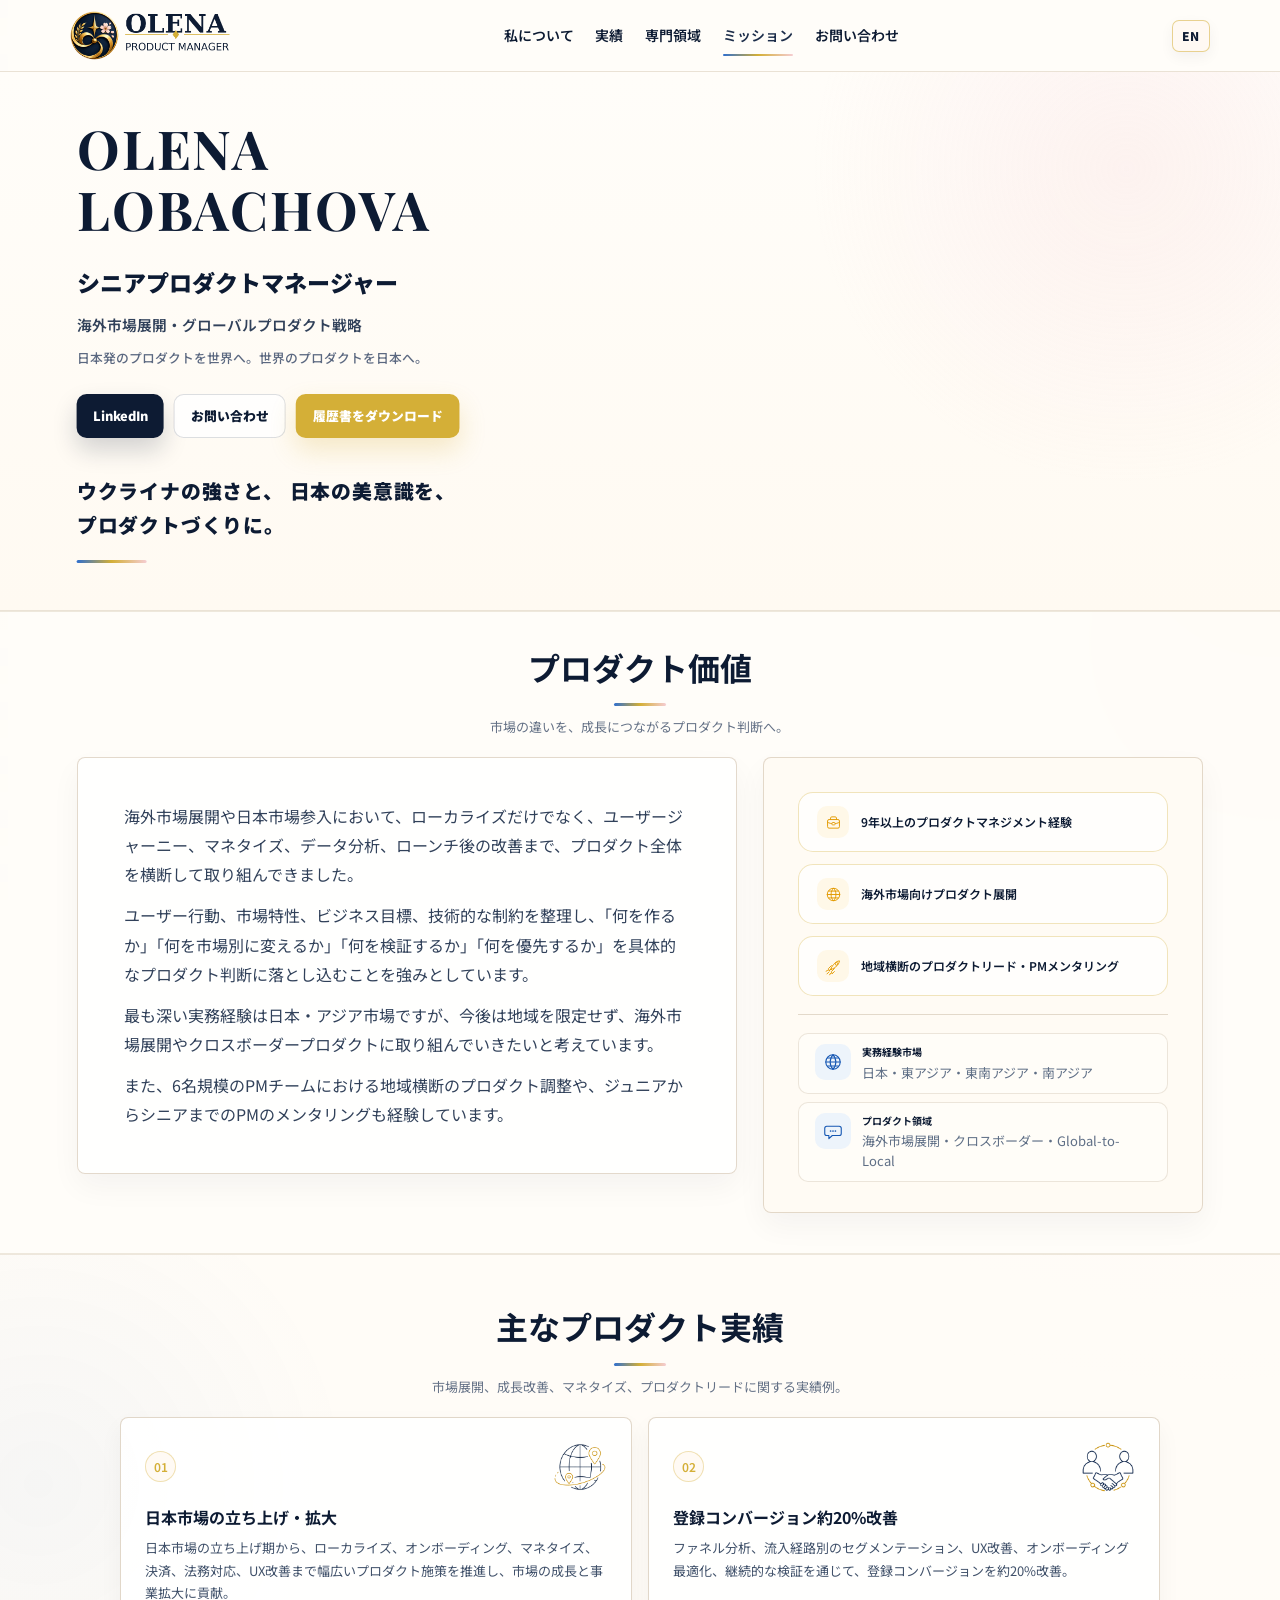
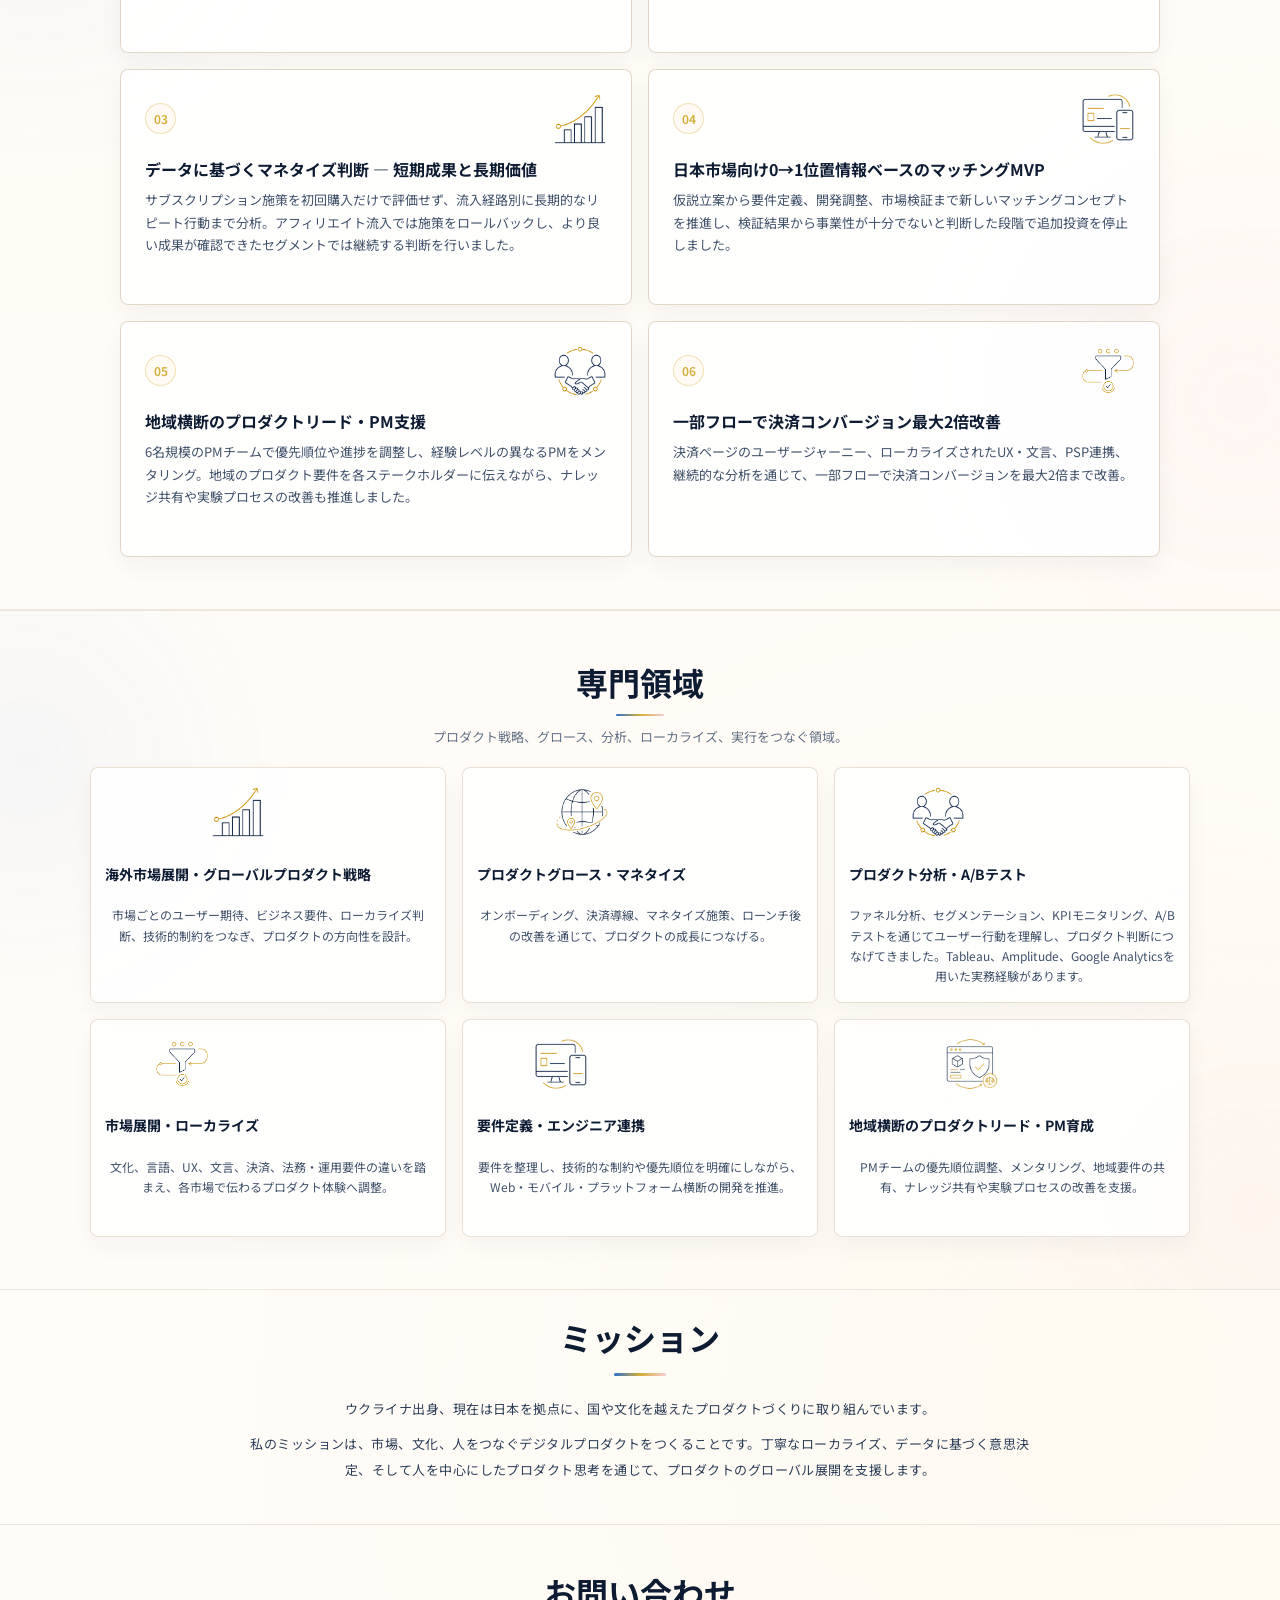
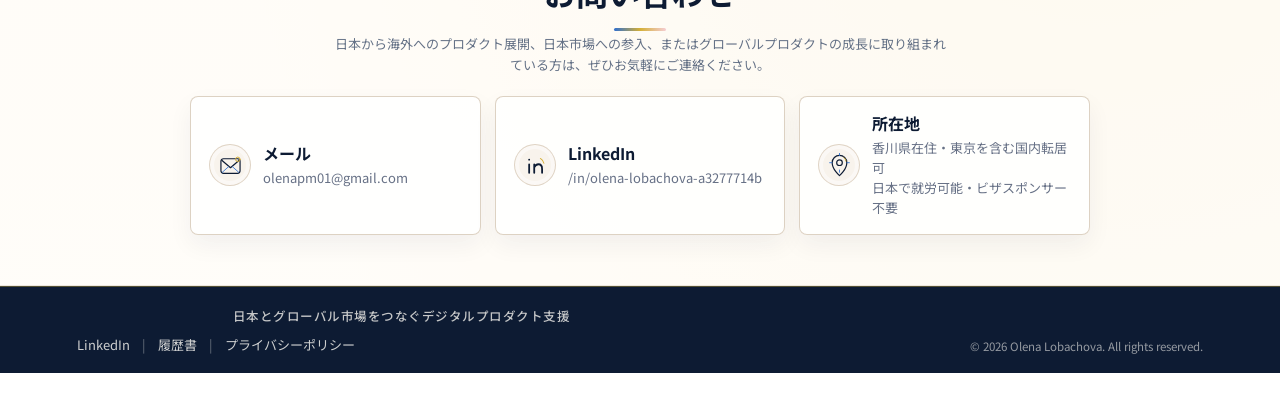
<file: index.html>
<!DOCTYPE html>
<html lang="ja">
<head>
    <meta charset="UTF-8">
    <meta name="viewport" content="width=device-width, initial-scale=1.0">

    <title>Olena Lobachova | Senior Product Manager</title>

    <meta name="description" content="日本を拠点に、海外市場展開、クロスボーダープロダクト、Global-to-Local戦略、グロース、データ分析、PM支援に取り組むシニアプロダクトマネージャー。">
    <meta name="keywords" content="Product Manager, Senior Product Manager, International Products, Cross-Border Products, Global-to-Local, Product Growth, Product Analytics, Japan, Kagawa, Localization, Product Strategy, KPI, UX">
    <meta name="author" content="Olena Lobachova">

    <!-- Open Graph -->
    <meta property="og:title" content="Olena Lobachova | Senior Product Manager">
    <meta property="og:description" content="海外市場展開とクロスボーダープロダクトに取り組むシニアプロダクトマネージャー。日本在住。">
    <meta property="og:type" content="website">
    <meta property="og:url" content="https://your-github-username.github.io/your-repository-name/">

    <!-- Twitter / X Card -->
    <meta name="twitter:card" content="summary_large_image">
    <meta name="twitter:title" content="Olena Lobachova | Senior Product Manager">
    <meta name="twitter:description" content="海外市場展開とクロスボーダープロダクトに取り組むシニアプロダクトマネージャー。日本在住。">

    <!-- Favicon -->
    <link rel="icon" href="assets/favicon/favicon.ico" sizes="any">
    <link rel="icon" href="assets/favicon/favicon.svg" type="image/svg+xml">
    <link rel="apple-touch-icon" href="assets/favicon/apple-touch-icon.png">
    <link rel="manifest" href="assets/favicon/site.webmanifest">
    <meta name="theme-color" content="#0D1B33">

    <!-- Fonts -->
    <link rel="preconnect" href="https://fonts.googleapis.com">
    <link rel="preconnect" href="https://fonts.gstatic.com" crossorigin>
    <link href="https://fonts.googleapis.com/css2?family=Noto+Sans+JP:wght@400;500;700&family=Playfair+Display:wght@600;700&display=swap" rel="stylesheet">

    <link rel="stylesheet" href="css/style.css">
</head>

<body class="ja-business-page">

<div class="site-decor" aria-hidden="true">
    <div class="decor-circle decor-blue"></div>
    <div class="decor-circle decor-gold"></div>
    <div class="decor-circle decor-sakura"></div>
    <div class="ukraine-pattern"></div>
    <div class="japan-pattern"></div>
</div>

<header class="header">

    <a href="index.html" class="header-logo header-logo-desktop" aria-label="Olena Lobachova Home">
        <img src="assets/brand/logo-horizontal-light.png" alt="Olena Lobachova logo">
    </a>

    <a href="index.html" class="header-logo header-logo-mobile" aria-label="Olena Lobachova Home">
        <img src="assets/brand/logo-horizontal-light.png" alt="Olena Lobachova logo">
    </a>

    <nav class="desktop-nav">
        <a href="#value">私について</a>
        <a href="#cases">実績</a>
        <a href="#expertise">専門領域</a>
        <a href="#beyond">ミッション</a>
        <a href="#contact">お問い合わせ</a>
    </nav>

    <div class="header-right">

        <a href="en.html" id="langToggle" class="lang-btn">
            EN
        </a>

        <div class="mobile-lang-switch" aria-label="Language switcher">
            <a href="en.html">EN</a>
            <span aria-hidden="true">|</span>
            <span class="active">JA</span>
        </div>

        <button id="menuBtn" class="menu-btn" aria-label="Open menu">
            <span></span>
            <span></span>
            <span></span>
        </button>

    </div>

</header>

<div id="menuOverlay" class="menu-overlay"></div>

<div id="mobileMenu" class="mobile-menu">

    <a href="#value" class="mobile-menu-link">
        <img src="assets/icons/profile.svg" alt="" class="mobile-menu-icon">
        <span>私について</span>
    </a>

    <a href="#cases" class="mobile-menu-link">
        <img src="assets/icons/experience.svg" alt="" class="mobile-menu-icon">
        <span>実績</span>
    </a>

    <a href="#expertise" class="mobile-menu-link">
        <img src="assets/icons/expertise.svg" alt="" class="mobile-menu-icon">
        <span>専門領域</span>
    </a>

    <a href="#beyond" class="mobile-menu-link">
        <img src="assets/icons/global.svg" alt="" class="mobile-menu-icon">
        <span>ミッション</span>
    </a>

    <a href="#contact" class="mobile-menu-link">
        <img src="assets/icons/contact.svg" alt="" class="mobile-menu-icon">
        <span>お問い合わせ</span>
    </a>

    <div class="mobile-menu-cta">
        <a href="https://www.linkedin.com/in/olena-lobachova-a3277714b" target="_blank" rel="noopener">
            LinkedIn
        </a>

        <a href="https://drive.google.com/file/d/1lDjc1nf29w-zCJ1_ss4SDsrGoV_MkNAw/view?usp=sharing" target="_blank" rel="noopener">
            履歴書PDF
        </a>
    </div>

</div>

<section class="mobile-hero-image-section mobile-hero-image-section--ja" aria-label="Olena Lobachova profile hero">
    <div class="mobile-hero-image-wrap">
        <picture>
            <source media="(max-width: 320px)" srcset="assets/hero/hero_mobile_ja_320.png">
            <source media="(min-width: 321px) and (max-width: 374px)" srcset="assets/hero/hero_mobile_ja_375.png">
            <source media="(min-width: 375px) and (max-width: 430px)" srcset="assets/hero/hero_mobile_ja_430.png">
            <source media="(min-width: 431px) and (max-width: 599px)" srcset="assets/hero/hero_mobile_ja_599.png">
            <source media="(min-width: 600px) and (max-width: 768px)" srcset="assets/hero/hero_mobile_ja_768.png">

            <img
                class="mobile-hero-image"
                src="assets/hero/hero_mobile_ja_430.png"
                alt="Olena Lobachova - Senior Product Manager"
                loading="eager"
                decoding="async"
            >
        </picture>

        <a class="hero-hotspot hero-hotspot-linkedin" href="https://www.linkedin.com/in/olena-lobachova-a3277714b" target="_blank" rel="noopener" aria-label="LinkedIn"></a>
        <a class="hero-hotspot hero-hotspot-contact" href="#contact" aria-label="お問い合わせ"></a>
        <a class="hero-hotspot hero-hotspot-resume" href="https://drive.google.com/file/d/1lDjc1nf29w-zCJ1_ss4SDsrGoV_MkNAw/view?usp=sharing" target="_blank" rel="noopener" aria-label="履歴書ダウンロード"></a>
    </div>
</section>

<section class="hero hero-approved">
    <div class="hero-content">

        <div class="hero-text">

            <h1>
                OLENA<br>
                LOBACHOVA
            </h1>

            <h2>シニアプロダクトマネージャー</h2>
            <p class="hero-role">海外市場展開・グローバルプロダクト戦略</p>
            <p class="hero-support">日本発のプロダクトを世界へ。世界のプロダクトを日本へ。</p>

            <div class="hero-buttons">
                <a href="https://www.linkedin.com/in/olena-lobachova-a3277714b" class="btn-primary" target="_blank" rel="noopener">
                    LinkedIn
                </a>

                <a href="#contact" class="btn-secondary">
                    お問い合わせ
                </a>

                <a href="https://drive.google.com/file/d/1lDjc1nf29w-zCJ1_ss4SDsrGoV_MkNAw/view?usp=sharing" class="btn-gold" target="_blank" rel="noopener">
                    履歴書をダウンロード
                </a>
            </div>

            <p class="hero-statement hero-statement-jp">
                <span>ウクライナの強さと、</span>
                <span>日本の美意識を、</span>
                <span>プロダクトづくりに。</span>
            </p>

        </div>

        <div class="hero-visual">
            <picture class="hero-visual-picture">
                <source media="(max-width: 768px)" srcset="assets/hero/mobile_hero_vertical_asset_transparent.png">
                <img
                    src="assets/hero/hero_desktop_fixed_transparent.png"
                    alt="Olena Lobachova connecting Ukrainian and Japanese aesthetics through product creation"
                    class="hero-visual-img"
                >
            </picture>
        </div>

    </div>
</section>

<section id="value" class="section value-section">
    <div class="container">
        <h2>プロダクト価値</h2>
        <p class="section-subtitle">市場の違いを、成長につながるプロダクト判断へ。</p>

        <div class="value-grid">
            <article class="value-main">
                <p>海外市場展開や日本市場参入において、ローカライズだけでなく、ユーザージャーニー、マネタイズ、データ分析、ローンチ後の改善まで、プロダクト全体を横断して取り組んできました。</p>
                <p>ユーザー行動、市場特性、ビジネス目標、技術的な制約を整理し、「何を作るか」「何を市場別に変えるか」「何を検証するか」「何を優先するか」を具体的なプロダクト判断に落とし込むことを強みとしています。</p>
                <p>最も深い実務経験は日本・アジア市場ですが、今後は地域を限定せず、海外市場展開やクロスボーダープロダクトに取り組んでいきたいと考えています。</p>
                <p>また、6名規模のPMチームにおける地域横断のプロダクト調整や、ジュニアからシニアまでのPMのメンタリングも経験しています。</p>
            </article>

            <aside class="value-credibility" aria-label="プロダクトマネジメントの経験">
                <div class="value-highlight-list">
                    <div class="value-highlight-card">
                        <span class="value-highlight-icon">
                            <img src="assets/icons/value/briefcase_gold.svg" alt="">
                        </span>
                        <span class="value-highlight-text">9年以上のプロダクトマネジメント経験</span>
                    </div>
                    <div class="value-highlight-card">
                        <span class="value-highlight-icon">
                            <img src="assets/icons/value/globe_gold.svg" alt="">
                        </span>
                        <span class="value-highlight-text">海外市場向けプロダクト展開</span>
                    </div>
                    <div class="value-highlight-card">
                        <span class="value-highlight-icon">
                            <img src="assets/icons/value/rocket_gold.svg" alt="">
                        </span>
                        <span class="value-highlight-text">地域横断のプロダクトリード・PMメンタリング</span>
                    </div>
                </div>

                <div class="value-credibility-divider" aria-hidden="true"></div>

                <div class="value-info-list">
                    <div class="value-info-block">
                        <span class="value-info-icon">
                            <img src="assets/icons/value/globe_blue.svg" alt="">
                        </span>
                        <div>
                            <span class="value-info-title">実務経験市場</span>
                            <p>日本・東アジア・東南アジア・南アジア</p>
                        </div>
                    </div>
                    <div class="value-info-block">
                        <span class="value-info-icon">
                            <img src="assets/icons/value/chat_blue.svg" alt="">
                        </span>
                        <div>
                            <span class="value-info-title">プロダクト領域</span>
                            <p>海外市場展開・クロスボーダー・Global-to-Local</p>
                        </div>
                    </div>
                </div>
            </aside>
        </div>
    </div>
</section>

<section id="cases" class="section section-soft cases-section">
    <div class="container">
        <h2>主なプロダクト実績</h2>
        <p class="section-subtitle">市場展開、成長改善、マネタイズ、プロダクトリードに関する実績例。</p>

        <div class="case-grid">
            <article class="case-card">
                <div class="case-card-top">
                    <span class="case-number">01</span>
                    <img src="assets/icons/business/02_market_localization_and_expansion.png" alt="" class="case-icon">
                </div>
                <h3>日本市場の立ち上げ・拡大</h3>
                <p>日本市場の立ち上げ期から、ローカライズ、オンボーディング、マネタイズ、決済、法務対応、UX改善まで幅広いプロダクト施策を推進し、市場の成長と事業拡大に貢献。</p>
            </article>

            <article class="case-card">
                <div class="case-card-top">
                    <span class="case-number">02</span>
                    <img src="assets/icons/business/03_market_adaptation_and_partnerships.png" alt="" class="case-icon">
                </div>
                <h3>登録コンバージョン約20%改善</h3>
                <p>ファネル分析、流入経路別のセグメンテーション、UX改善、オンボーディング最適化、継続的な検証を通じて、登録コンバージョンを約20%改善。</p>
            </article>

            <article class="case-card">
                <div class="case-card-top">
                    <span class="case-number">03</span>
                    <img src="assets/icons/business/01_global_to_local_product_strategy.png" alt="" class="case-icon">
                </div>
                <h3>データに基づくマネタイズ判断 — 短期成果と長期価値</h3>
                <p>サブスクリプション施策を初回購入だけで評価せず、流入経路別に長期的なリピート行動まで分析。アフィリエイト流入では施策をロールバックし、より良い成果が確認できたセグメントでは継続する判断を行いました。</p>
            </article>

            <article class="case-card">
                <div class="case-card-top">
                    <span class="case-number">04</span>
                    <img src="assets/icons/business/05_cross_platform_product_execution.png" alt="" class="case-icon">
                </div>
                <h3>日本市場向け0→1位置情報ベースのマッチングMVP</h3>
                <p>仮説立案から要件定義、開発調整、市場検証まで新しいマッチングコンセプトを推進し、検証結果から事業性が十分でないと判断した段階で追加投資を停止しました。</p>
            </article>

            <article class="case-card">
                <div class="case-card-top">
                    <span class="case-number">05</span>
                    <img src="assets/icons/business/03_market_adaptation_and_partnerships.png" alt="" class="case-icon">
                </div>
                <h3>地域横断のプロダクトリード・PM支援</h3>
                <p>6名規模のPMチームで優先順位や進捗を調整し、経験レベルの異なるPMをメンタリング。地域のプロダクト要件を各ステークホルダーに伝えながら、ナレッジ共有や実験プロセスの改善も推進しました。</p>
            </article>

            <article class="case-card">
                <div class="case-card-top">
                    <span class="case-number">06</span>
                    <img src="assets/icons/business/04_conversion_and_product_flow_optimization.png" alt="" class="case-icon">
                </div>
                <h3>一部フローで決済コンバージョン最大2倍改善</h3>
                <p>決済ページのユーザージャーニー、ローカライズされたUX・文言、PSP連携、継続的な分析を通じて、一部フローで決済コンバージョンを最大2倍まで改善。</p>
            </article>
        </div>
    </div>
</section>

<section id="expertise" class="section section-soft expertise-section">
    <div class="container">

        <h2>専門領域</h2>
        <p class="section-subtitle">
            プロダクト戦略、グロース、分析、ローカライズ、実行をつなぐ領域。
        </p>

        <div class="expertise-grid expertise-grid-compact">

            <article class="expertise-card expertise-compact">
                <div class="expertise-visual">
                    <img src="assets/icons/business/01_global_to_local_product_strategy.png" alt="" class="expertise-icon-img">
                </div>
                <h3>海外市場展開・グローバルプロダクト戦略</h3>
                <p>市場ごとのユーザー期待、ビジネス要件、ローカライズ判断、技術的制約をつなぎ、プロダクトの方向性を設計。</p>
            </article>

            <article class="expertise-card expertise-compact">
                <div class="expertise-visual">
                    <img src="assets/icons/business/02_market_localization_and_expansion.png" alt="" class="expertise-icon-img">
                </div>
                <h3>プロダクトグロース・マネタイズ</h3>
                <p>オンボーディング、決済導線、マネタイズ施策、ローンチ後の改善を通じて、プロダクトの成長につなげる。</p>
            </article>

            <article class="expertise-card expertise-compact">
                <div class="expertise-visual">
                    <img src="assets/icons/business/03_market_adaptation_and_partnerships.png" alt="" class="expertise-icon-img">
                </div>
                <h3>プロダクト分析・A/Bテスト</h3>
                <p>ファネル分析、セグメンテーション、KPIモニタリング、A/Bテストを通じてユーザー行動を理解し、プロダクト判断につなげてきました。Tableau、Amplitude、Google Analyticsを用いた実務経験があります。</p>
            </article>

            <article class="expertise-card expertise-compact">
                <div class="expertise-visual">
                    <img src="assets/icons/business/04_conversion_and_product_flow_optimization.png" alt="" class="expertise-icon-img">
                </div>
                <h3>市場展開・ローカライズ</h3>
                <p>文化、言語、UX、文言、決済、法務・運用要件の違いを踏まえ、各市場で伝わるプロダクト体験へ調整。</p>
            </article>

            <article class="expertise-card expertise-compact">
                <div class="expertise-visual">
                    <img src="assets/icons/business/05_cross_platform_product_execution.png" alt="" class="expertise-icon-img">
                </div>
                <h3>要件定義・エンジニア連携</h3>
                <p>要件を整理し、技術的な制約や優先順位を明確にしながら、Web・モバイル・プラットフォーム横断の開発を推進。</p>
            </article>

            <article class="expertise-card expertise-compact">
                <div class="expertise-visual">
                    <img src="assets/icons/business/06_compliance_aware_product_adaptation.png" alt="" class="expertise-icon-img">
                </div>
                <h3>地域横断のプロダクトリード・PM育成</h3>
                <p>PMチームの優先順位調整、メンタリング、地域要件の共有、ナレッジ共有や実験プロセスの改善を支援。</p>
            </article>

        </div>

    </div>
</section>

<section id="beyond" class="section beyond-section">
    <div class="container">
        <h2>ミッション</h2>

        <div class="beyond-card">
            <p class="mission-text-desktop">
                ウクライナ出身、現在は日本を拠点に、国や文化を越えたプロダクトづくりに取り組んでいます。
            </p>
            <p class="mission-text-desktop">
                私のミッションは、市場、文化、人をつなぐデジタルプロダクトをつくることです。丁寧なローカライズ、データに基づく意思決定、そして人を中心にしたプロダクト思考を通じて、プロダクトのグローバル展開を支援します。
            </p>
            <p class="mission-text-mobile">
                ウクライナ出身、現在は日本を拠点に、国や文化を越えたプロダクトづくりに取り組んでいます。
            </p>
            <p class="mission-text-mobile">
                丁寧なローカライズ、データに基づく意思決定、人を中心にしたプロダクト思考を通じて、プロダクトのグローバル展開を支援します。
            </p>
        </div>
    </div>
</section>

<section id="contact" class="section section-soft contact-section">

    <div class="container">

        <h2>お問い合わせ</h2>
        <p class="section-subtitle contact-lead">日本から海外へのプロダクト展開、日本市場への参入、またはグローバルプロダクトの成長に取り組まれている方は、ぜひお気軽にご連絡ください。</p>

        <div class="contact-layout">

            <div class="contact-info">

                <a class="contact-card contact-card--primary" href="mailto:olenapm01@gmail.com">
                    <span class="card-icon"><img src="assets/icons/card-mail.svg" alt=""></span>
                    <div>
                        <strong>メール</strong>
                        <p>olenapm01@gmail.com</p>
                    </div>
                </a>

                <a class="contact-card contact-card--primary" href="https://www.linkedin.com/in/olena-lobachova-a3277714b" target="_blank" rel="noopener">
                    <span class="card-icon"><img src="assets/icons/card-linkedin.svg" alt=""></span>
                    <div>
                        <strong>LinkedIn</strong>
                        <p>/in/olena-lobachova-a3277714b</p>
                    </div>
                </a>

                <div class="contact-card contact-card--supporting">
                    <span class="card-icon"><img src="assets/icons/card-location.svg" alt=""></span>
                    <div>
                        <strong>所在地</strong>
                        <p>香川県在住・東京を含む国内転居可<br>日本で就労可能・ビザスポンサー不要</p>
                    </div>
                </div>

            </div>

        </div>

    </div>

</section>

<button id="backToTop" class="back-to-top" aria-label="Back to top">
    ↑
</button>

<footer class="site-footer">

    <div class="footer-inner">

        <div class="footer-brand">
            <picture>
                <source media="(max-width: 768px)" srcset="assets/brand/logo-mobile-dark.png">
                <img src="assets/brand/logo-horizontal-dark.png" alt="Olena Lobachova logo">
            </picture>
            <p>日本とグローバル市場をつなぐデジタルプロダクト支援</p>
        </div>

        <div class="footer-links">
            <a href="https://www.linkedin.com/in/olena-lobachova-a3277714b" target="_blank" rel="noopener">LinkedIn</a>
            <a href="https://drive.google.com/file/d/1lDjc1nf29w-zCJ1_ss4SDsrGoV_MkNAw/view?usp=sharing" target="_blank" rel="noopener">履歴書</a>
            <a href="privacy.html">プライバシーポリシー</a>
        </div>

        <p class="footer-copy">
            © 2026 Olena Lobachova. All rights reserved.
        </p>

    </div>

</footer>

<script src="js/main.js"></script>

</body>
</html>
</file>
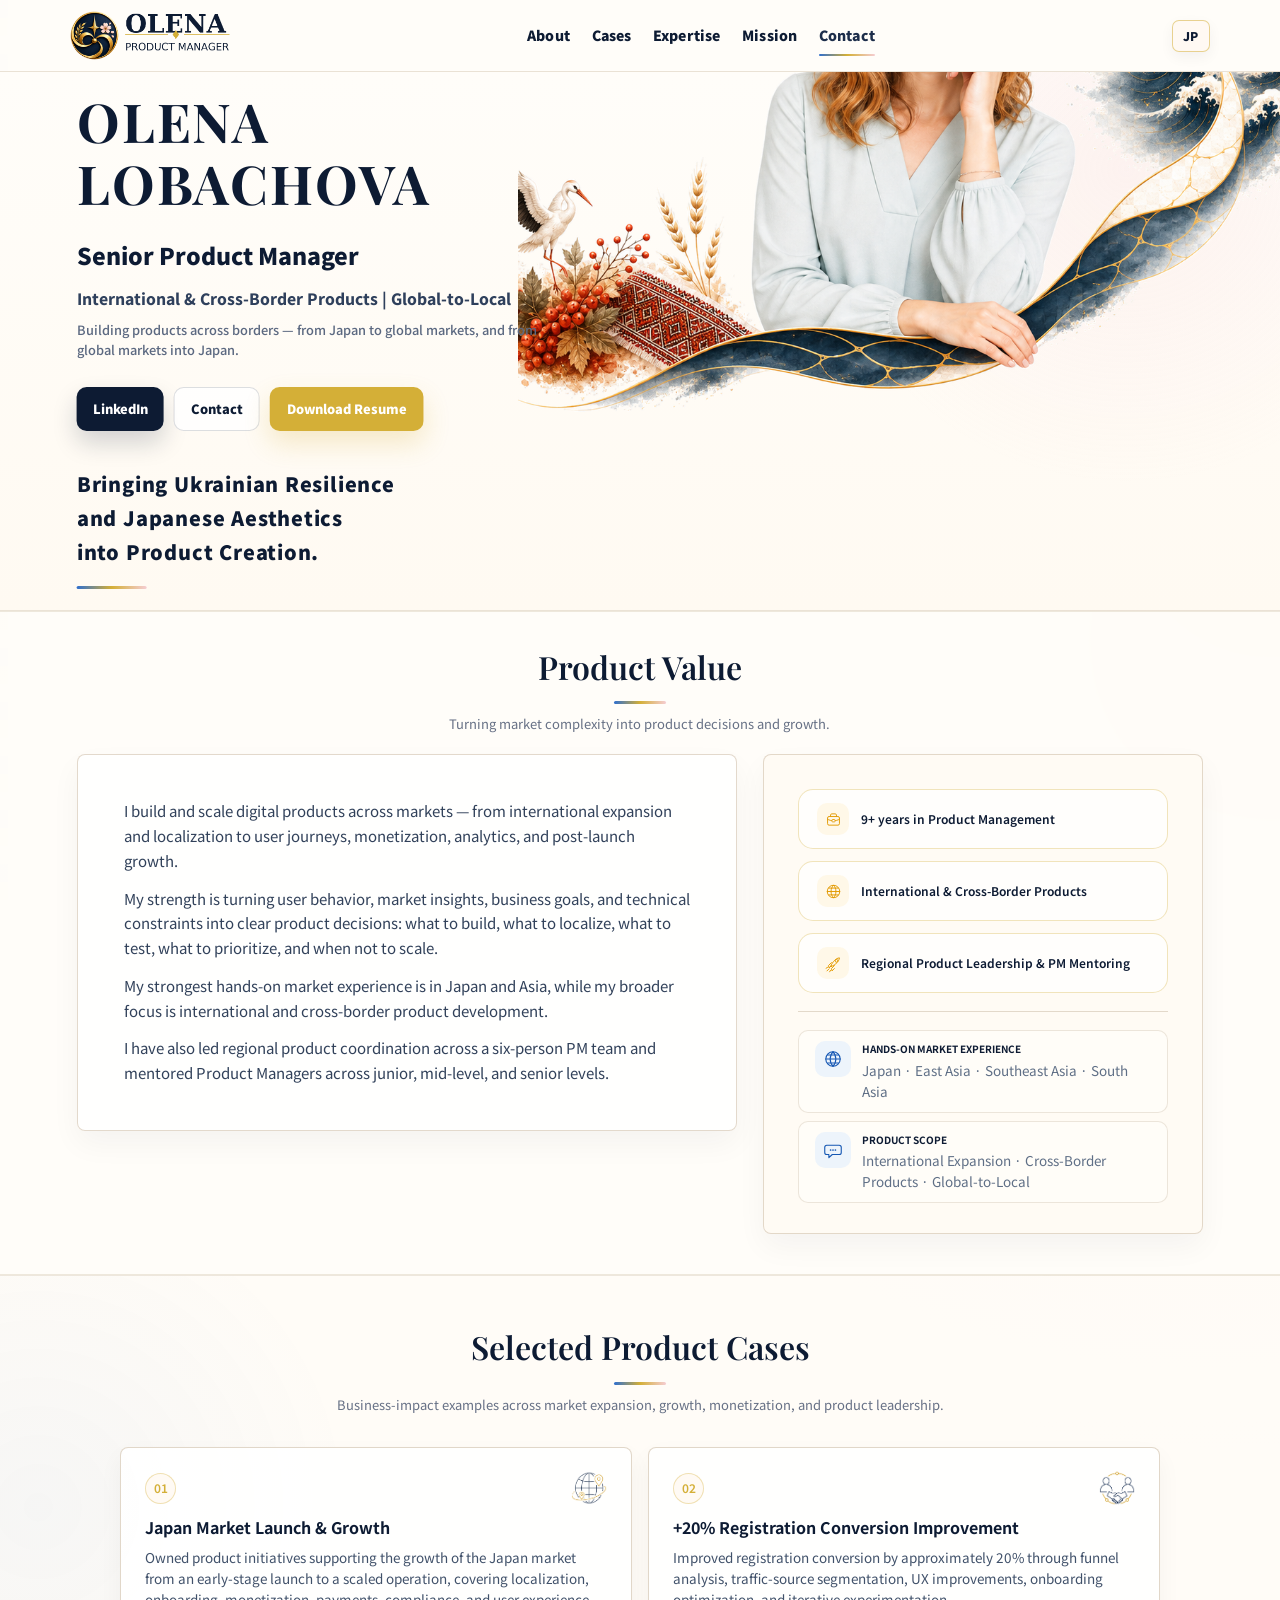
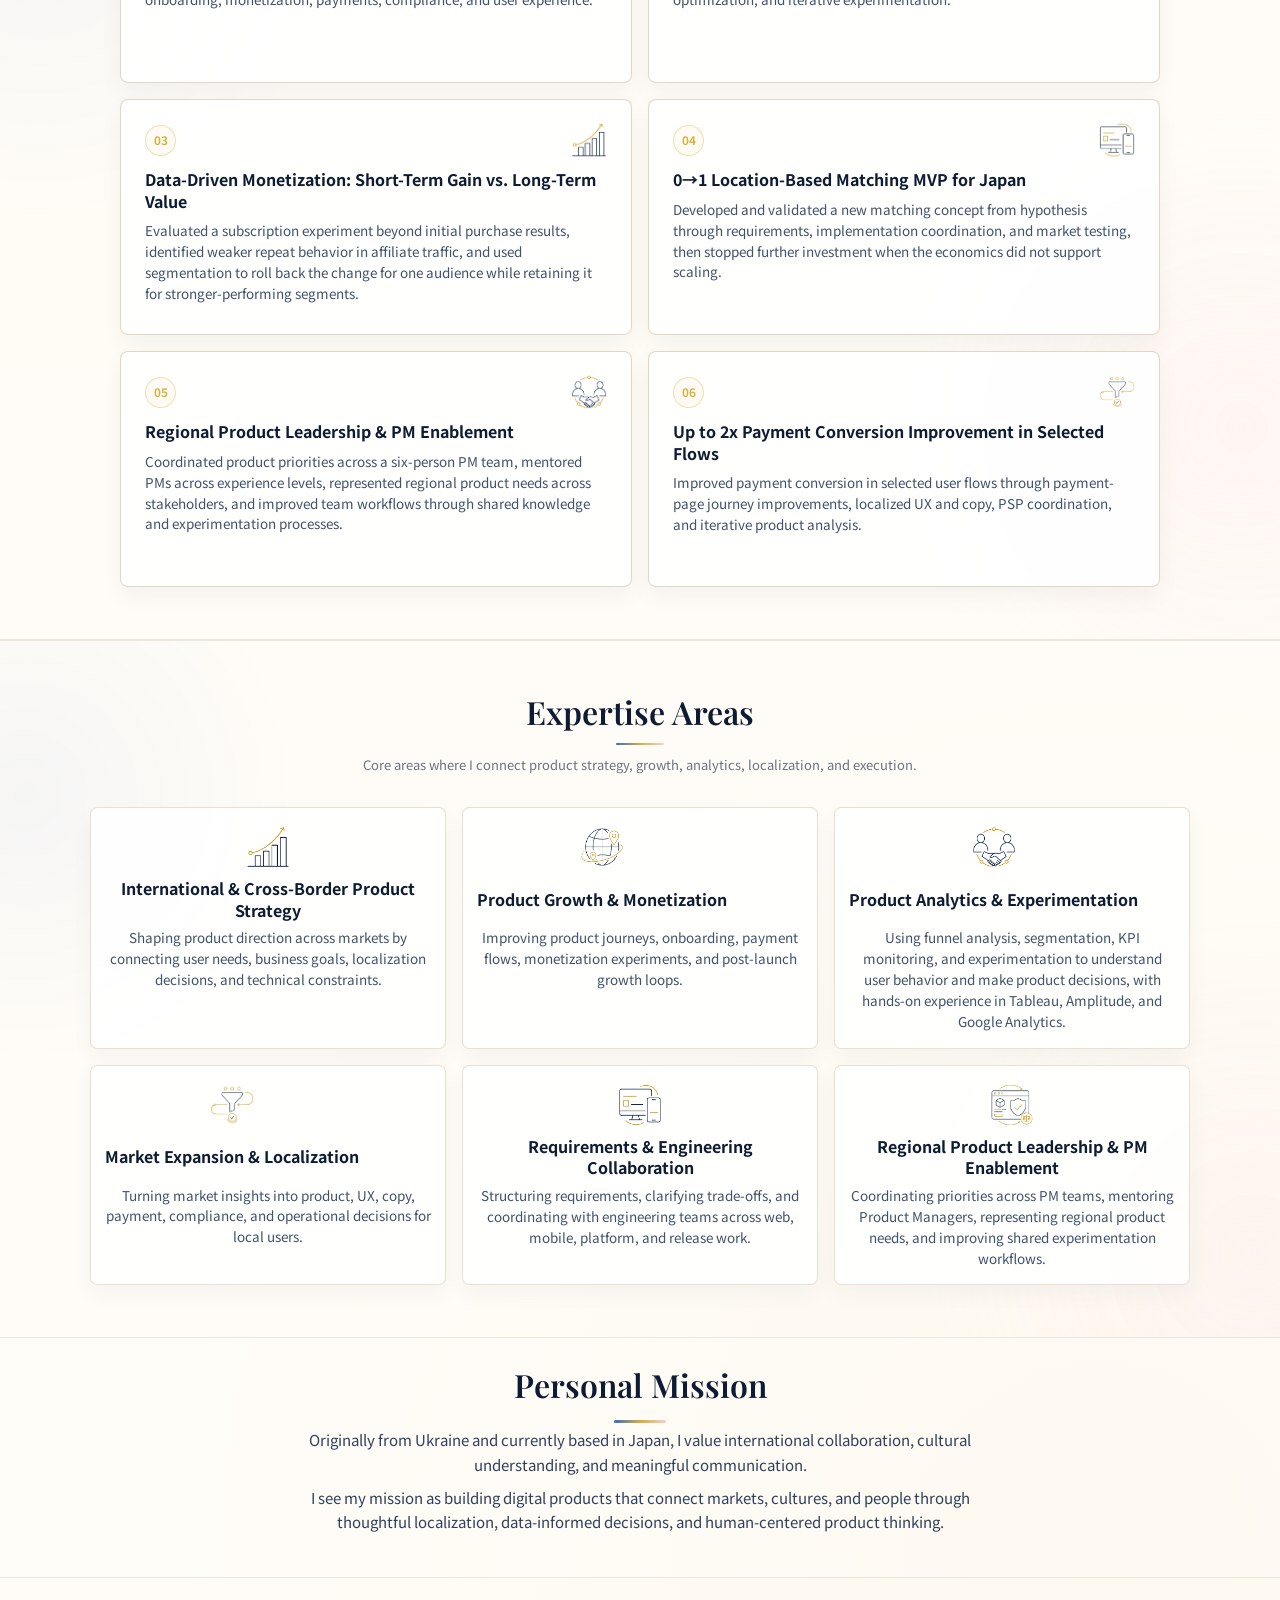
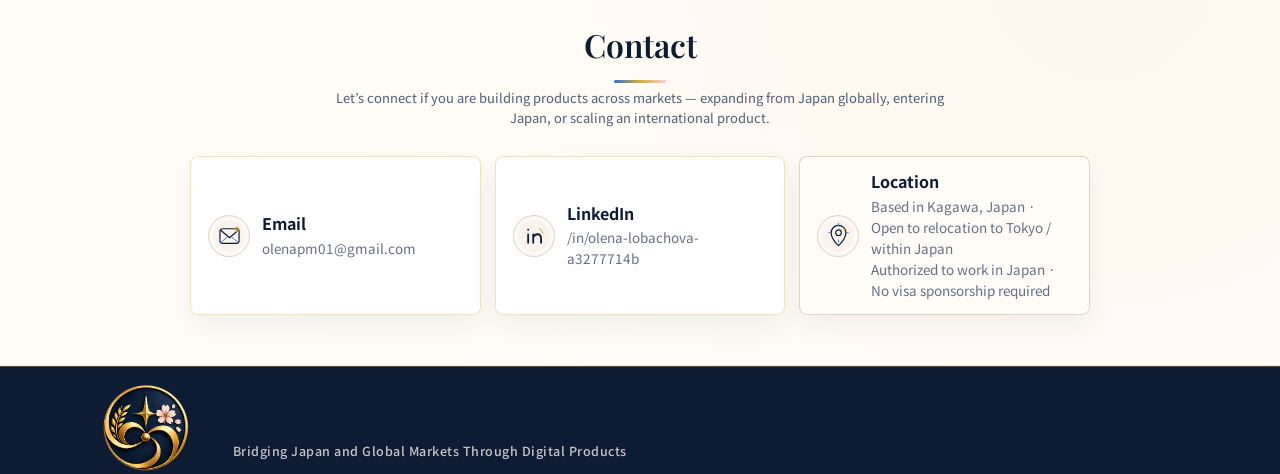
<file: en.html>
<!DOCTYPE html>
<html lang="en">
<head>
    <meta charset="UTF-8">
    <meta name="viewport" content="width=device-width, initial-scale=1.0">
    <title>Olena Lobachova | Senior Product Manager</title>

    <meta name="description" content="Senior Product Manager based in Japan, focused on international and cross-border products, global-to-local strategy, product growth, analytics, and PM enablement.">
    <meta name="keywords" content="Product Manager, Senior Product Manager, International Products, Cross-Border Products, Global-to-Local, Product Growth, Product Analytics, Japan, Kagawa, Localization, Product Strategy, KPI, UX">
    <meta name="author" content="Olena Lobachova">

    <meta property="og:title" content="Olena Lobachova | Senior Product Manager">
    <meta property="og:description" content="Senior Product Manager for international and cross-border products. Based in Japan.">
    <meta property="og:type" content="website">
    <meta property="og:url" content="https://your-github-username.github.io/your-repository-name/en.html">

    <meta name="twitter:card" content="summary_large_image">
    <meta name="twitter:title" content="Olena Lobachova | Senior Product Manager">
    <meta name="twitter:description" content="Senior Product Manager for international and cross-border products. Based in Japan.">

    <link rel="icon" href="assets/favicon/favicon.ico" sizes="any">
    <link rel="icon" href="assets/favicon/favicon.svg" type="image/svg+xml">
    <link rel="apple-touch-icon" href="assets/favicon/apple-touch-icon.png">
    <link rel="manifest" href="assets/favicon/site.webmanifest">
    <meta name="theme-color" content="#0D1B33">

    <link rel="preconnect" href="https://fonts.googleapis.com">
    <link rel="preconnect" href="https://fonts.gstatic.com" crossorigin>
    <link href="https://fonts.googleapis.com/css2?family=Noto+Sans+JP:wght@400;500;700&family=Playfair+Display:wght@600;700&display=swap" rel="stylesheet">

    <link rel="stylesheet" href="css/style.css">
</head>

<body class="en-business-page">

<div class="site-decor" aria-hidden="true">
    <div class="decor-circle decor-blue"></div>
    <div class="decor-circle decor-gold"></div>
    <div class="decor-circle decor-sakura"></div>
    <div class="ukraine-pattern"></div>
    <div class="japan-pattern"></div>
</div>

<header class="header">
    <a href="en.html" class="header-logo header-logo-desktop" aria-label="Olena Lobachova Home">
        <img src="assets/brand/logo-horizontal-light.png" alt="Olena Lobachova logo">
    </a>

    <a href="en.html" class="header-logo header-logo-mobile" aria-label="Olena Lobachova Home">
        <img src="assets/brand/logo-horizontal-light.png" alt="Olena Lobachova logo">
    </a>

    <nav class="desktop-nav">
        <a href="#value">About</a>
        <a href="#cases">Cases</a>
        <a href="#expertise">Expertise</a>
        <a href="#beyond">Mission</a>
        <a href="#contact">Contact</a>
    </nav>

    <div class="header-right">
        <a href="index.html" id="langToggle" class="lang-btn">JP</a>
        <div class="mobile-lang-switch" aria-label="Language switcher">
            <span class="active">EN</span>
            <span aria-hidden="true">|</span>
            <a href="index.html">JA</a>
        </div>
        <button id="menuBtn" class="menu-btn" aria-label="Open menu">
            <span></span>
            <span></span>
            <span></span>
        </button>
    </div>
</header>

<div id="menuOverlay" class="menu-overlay"></div>

<div id="mobileMenu" class="mobile-menu">

    <a href="#value" class="mobile-menu-link">
        <img src="assets/icons/profile.svg" alt="" class="mobile-menu-icon">
        <span>About</span>
    </a>

    <a href="#cases" class="mobile-menu-link">
        <img src="assets/icons/experience.svg" alt="" class="mobile-menu-icon">
        <span>Cases</span>
    </a>

    <a href="#expertise" class="mobile-menu-link">
        <img src="assets/icons/expertise.svg" alt="" class="mobile-menu-icon">
        <span>Expertise</span>
    </a>

    <a href="#beyond" class="mobile-menu-link">
        <img src="assets/icons/global.svg" alt="" class="mobile-menu-icon">
        <span>Mission</span>
    </a>

    <a href="#contact" class="mobile-menu-link">
        <img src="assets/icons/contact.svg" alt="" class="mobile-menu-icon">
        <span>Contact</span>
    </a>

        <div class="mobile-menu-cta">
        <a href="https://www.linkedin.com/in/olena-lobachova-a3277714b" target="_blank" rel="noopener">
            LinkedIn
        </a>

        <a href="https://drive.google.com/file/d/13aO4PKStOda4l4vGzSDAPVWAMG1S_WJc/view?usp=sharing" target="_blank" rel="noopener">
            Resume PDF
        </a>
    </div>

</div>

<section class="mobile-hero-image-section mobile-hero-image-section--en" aria-label="Olena Lobachova profile hero">
    <div class="mobile-hero-image-wrap">
        <picture>
            <source media="(max-width: 320px)" srcset="assets/hero/hero-mobile-en-business-320.png">
            <source media="(min-width: 321px) and (max-width: 374px)" srcset="assets/hero/hero-mobile-en-business-375.png">
            <source media="(min-width: 375px) and (max-width: 430px)" srcset="assets/hero/hero-mobile-en-business-430.png">
            <source media="(min-width: 431px) and (max-width: 599px)" srcset="assets/hero/hero-mobile-en-business-599.png">
            <source media="(min-width: 600px) and (max-width: 768px)" srcset="assets/hero/hero-mobile-en-business-768.png">

            <img
                class="mobile-hero-image"
                src="assets/hero/hero-mobile-en-business-430.png"
                alt="Olena Lobachova — Senior Product Manager"
                loading="eager"
                decoding="async"
            >
        </picture>

        <a class="hero-hotspot hero-hotspot-linkedin" href="https://www.linkedin.com/in/olena-lobachova-a3277714b" target="_blank" rel="noopener" aria-label="LinkedIn"></a>
        <a class="hero-hotspot hero-hotspot-contact" href="#contact" aria-label="Contact"></a>
        <a class="hero-hotspot hero-hotspot-resume" href="https://drive.google.com/file/d/13aO4PKStOda4l4vGzSDAPVWAMG1S_WJc/view?usp=sharing" target="_blank" rel="noopener" aria-label="Download Resume"></a>
    </div>
</section>

<section class="hero hero-approved">
    <div class="hero-content">

        <div class="hero-text">

            <h1>
                OLENA<br>
                LOBACHOVA
            </h1>

            <h2>Senior Product Manager</h2>
            <p class="hero-role">International &amp; Cross-Border Products | Global-to-Local</p>
            <p class="hero-support">Building products across borders — from Japan to global markets, and from global markets into Japan.</p>

            <div class="hero-buttons">
                <a href="https://www.linkedin.com/in/olena-lobachova-a3277714b" class="btn-primary" target="_blank" rel="noopener">
                    LinkedIn
                </a>

                <a href="#contact" class="btn-secondary">
                    Contact
                </a>

                <a href="https://drive.google.com/file/d/13aO4PKStOda4l4vGzSDAPVWAMG1S_WJc/view?usp=sharing" class="btn-gold" target="_blank" rel="noopener">
                    Download Resume
                </a>
            </div>

            <p class="hero-statement hero-statement-en">
                Bringing Ukrainian Resilience<br>
                and Japanese Aesthetics<br>
                into Product Creation.
            </p>

        </div>

        <div class="hero-visual">
            <picture class="hero-visual-picture">
                <source media="(max-width: 768px)" srcset="assets/hero/mobile_hero_vertical_asset_transparent.png">
                <img
                    src="assets/hero/hero_desktop_fixed_transparent.png"
                    alt="Olena Lobachova connecting Ukrainian and Japanese aesthetics through product creation"
                    class="hero-visual-img"
                >
            </picture>
        </div>

    </div>
</section>

<section id="value" class="section value-section">
    <div class="container">
        <h2>Product Value</h2>
        <p class="section-subtitle">Turning market complexity into product decisions and growth.</p>

        <div class="value-grid">
            <article class="value-main">
                <p>I build and scale digital products across markets — from international expansion and localization to user journeys, monetization, analytics, and post-launch growth.</p>
                <p>My strength is turning user behavior, market insights, business goals, and technical constraints into clear product decisions: what to build, what to localize, what to test, what to prioritize, and when not to scale.</p>
                <p>My strongest hands-on market experience is in Japan and Asia, while my broader focus is international and cross-border product development.</p>
                <p>I have also led regional product coordination across a six-person PM team and mentored Product Managers across junior, mid-level, and senior levels.</p>
            </article>

            <aside class="value-credibility" aria-label="Product management credibility">
                <div class="value-highlight-list">
                    <div class="value-highlight-card">
                        <span class="value-highlight-icon">
                            <img src="assets/icons/value/briefcase_gold.svg" alt="">
                        </span>
                        <span class="value-highlight-text">9+ years in Product Management</span>
                    </div>
                    <div class="value-highlight-card">
                        <span class="value-highlight-icon">
                            <img src="assets/icons/value/globe_gold.svg" alt="">
                        </span>
                        <span class="value-highlight-text">International &amp; Cross-Border Products</span>
                    </div>
                    <div class="value-highlight-card">
                        <span class="value-highlight-icon">
                            <img src="assets/icons/value/rocket_gold.svg" alt="">
                        </span>
                        <span class="value-highlight-text">Regional Product Leadership &amp; PM Mentoring</span>
                    </div>
                </div>

                <div class="value-credibility-divider" aria-hidden="true"></div>

                <div class="value-info-list">
                    <div class="value-info-block">
                        <span class="value-info-icon">
                            <img src="assets/icons/value/globe_blue.svg" alt="">
                        </span>
                        <div>
                            <span class="value-info-title">Hands-on Market Experience</span>
                            <p>Japan · East Asia · Southeast Asia · South Asia</p>
                        </div>
                    </div>
                    <div class="value-info-block">
                        <span class="value-info-icon">
                            <img src="assets/icons/value/chat_blue.svg" alt="">
                        </span>
                        <div>
                            <span class="value-info-title">Product Scope</span>
                            <p>International Expansion · Cross-Border Products · Global-to-Local</p>
                        </div>
                    </div>
                </div>
            </aside>
        </div>
    </div>
</section>

<section id="cases" class="section section-soft cases-section">
    <div class="container">
        <h2>Selected Product Cases</h2>
        <p class="section-subtitle">Business-impact examples across market expansion, growth, monetization, and product leadership.</p>

        <div class="case-grid">
            <article class="case-card">
                <div class="case-card-top">
                    <span class="case-number">01</span>
                    <img src="assets/icons/business/02_market_localization_and_expansion.png" alt="" class="case-icon">
                </div>
                <h3>Japan Market Launch &amp; Growth</h3>
                <p>Owned product initiatives supporting the growth of the Japan market from an early-stage launch to a scaled operation, covering localization, onboarding, monetization, payments, compliance, and user experience.</p>
            </article>

            <article class="case-card">
                <div class="case-card-top">
                    <span class="case-number">02</span>
                    <img src="assets/icons/business/03_market_adaptation_and_partnerships.png" alt="" class="case-icon">
                </div>
                <h3>+20% Registration Conversion Improvement</h3>
                <p>Improved registration conversion by approximately 20% through funnel analysis, traffic-source segmentation, UX improvements, onboarding optimization, and iterative experimentation.</p>
            </article>

            <article class="case-card">
                <div class="case-card-top">
                    <span class="case-number">03</span>
                    <img src="assets/icons/business/01_global_to_local_product_strategy.png" alt="" class="case-icon">
                </div>
                <h3>Data-Driven Monetization: Short-Term Gain vs. Long-Term Value</h3>
                <p>Evaluated a subscription experiment beyond initial purchase results, identified weaker repeat behavior in affiliate traffic, and used segmentation to roll back the change for one audience while retaining it for stronger-performing segments.</p>
            </article>

            <article class="case-card">
                <div class="case-card-top">
                    <span class="case-number">04</span>
                    <img src="assets/icons/business/05_cross_platform_product_execution.png" alt="" class="case-icon">
                </div>
                <h3>0→1 Location-Based Matching MVP for Japan</h3>
                <p>Developed and validated a new matching concept from hypothesis through requirements, implementation coordination, and market testing, then stopped further investment when the economics did not support scaling.</p>
            </article>

            <article class="case-card">
                <div class="case-card-top">
                    <span class="case-number">05</span>
                    <img src="assets/icons/business/03_market_adaptation_and_partnerships.png" alt="" class="case-icon">
                </div>
                <h3>Regional Product Leadership &amp; PM Enablement</h3>
                <p>Coordinated product priorities across a six-person PM team, mentored PMs across experience levels, represented regional product needs across stakeholders, and improved team workflows through shared knowledge and experimentation processes.</p>
            </article>

            <article class="case-card">
                <div class="case-card-top">
                    <span class="case-number">06</span>
                    <img src="assets/icons/business/04_conversion_and_product_flow_optimization.png" alt="" class="case-icon">
                </div>
                <h3>Up to 2x Payment Conversion Improvement in Selected Flows</h3>
                <p>Improved payment conversion in selected user flows through payment-page journey improvements, localized UX and copy, PSP coordination, and iterative product analysis.</p>
            </article>
        </div>
    </div>
</section>

<section id="expertise" class="section section-soft expertise-section">
    <div class="container">

        <h2>Expertise Areas</h2>
        <p class="section-subtitle">
            Core areas where I connect product strategy, growth, analytics, localization, and execution.
        </p>

        <div class="expertise-grid expertise-grid-compact">

            <article class="expertise-card expertise-compact">
                <div class="expertise-visual">
                    <img src="assets/icons/business/01_global_to_local_product_strategy.png" alt="" class="expertise-icon-img">
                </div>
                <h3>International &amp; Cross-Border Product Strategy</h3>
                <p>Shaping product direction across markets by connecting user needs, business goals, localization decisions, and technical constraints.</p>
            </article>

            <article class="expertise-card expertise-compact">
                <div class="expertise-visual">
                    <img src="assets/icons/business/02_market_localization_and_expansion.png" alt="" class="expertise-icon-img">
                </div>
                <h3>Product Growth &amp; Monetization</h3>
                <p>Improving product journeys, onboarding, payment flows, monetization experiments, and post-launch growth loops.</p>
            </article>

            <article class="expertise-card expertise-compact">
                <div class="expertise-visual">
                    <img src="assets/icons/business/03_market_adaptation_and_partnerships.png" alt="" class="expertise-icon-img">
                </div>
                <h3>Product Analytics &amp; Experimentation</h3>
                <p>Using funnel analysis, segmentation, KPI monitoring, and experimentation to understand user behavior and make product decisions, with hands-on experience in Tableau, Amplitude, and Google Analytics.</p>
            </article>

            <article class="expertise-card expertise-compact">
                <div class="expertise-visual">
                    <img src="assets/icons/business/04_conversion_and_product_flow_optimization.png" alt="" class="expertise-icon-img">
                </div>
                <h3>Market Expansion &amp; Localization</h3>
                <p>Turning market insights into product, UX, copy, payment, compliance, and operational decisions for local users.</p>
            </article>

            <article class="expertise-card expertise-compact">
                <div class="expertise-visual">
                    <img src="assets/icons/business/05_cross_platform_product_execution.png" alt="" class="expertise-icon-img">
                </div>
                <h3>Requirements &amp; Engineering Collaboration</h3>
                <p>Structuring requirements, clarifying trade-offs, and coordinating with engineering teams across web, mobile, platform, and release work.</p>
            </article>

            <article class="expertise-card expertise-compact">
                <div class="expertise-visual">
                    <img src="assets/icons/business/06_compliance_aware_product_adaptation.png" alt="" class="expertise-icon-img">
                </div>
                <h3>Regional Product Leadership &amp; PM Enablement</h3>
                <p>Coordinating priorities across PM teams, mentoring Product Managers, representing regional product needs, and improving shared experimentation workflows.</p>
            </article>

        </div>

    </div>
</section>

<section id="beyond" class="section beyond-section">
    <div class="container">
        <h2>Personal Mission</h2>

        <div class="beyond-card">
            <p>
                Originally from Ukraine and currently based in Japan, I value international collaboration, cultural understanding, and meaningful communication.
            </p>
            <p>
                I see my mission as building digital products that connect markets, cultures, and people through thoughtful localization, data-informed decisions, and human-centered product thinking.
            </p>
        </div>
    </div>
</section>

<section id="contact" class="section section-soft contact-section">

    <div class="container">

        <h2>Contact</h2>
        <p class="section-subtitle contact-lead">Let’s connect if you are building products across markets — expanding from Japan globally, entering Japan, or scaling an international product.</p>

        <div class="contact-layout">

            <div class="contact-info">

                <a class="contact-card contact-card--primary" href="mailto:olenapm01@gmail.com">
                    <span class="card-icon"><img src="assets/icons/card-mail.svg" alt=""></span>
                    <div>
                        <strong>Email</strong>
                        <p>olenapm01@gmail.com</p>
                    </div>
                </a>

                <a class="contact-card contact-card--primary" href="https://www.linkedin.com/in/olena-lobachova-a3277714b" target="_blank" rel="noopener">
                    <span class="card-icon"><img src="assets/icons/card-linkedin.svg" alt=""></span>
                    <div>
                        <strong>LinkedIn</strong>
                        <p>/in/olena-lobachova-a3277714b</p>
                    </div>
                </a>

                <div class="contact-card contact-card--supporting">
                    <span class="card-icon"><img src="assets/icons/card-location.svg" alt=""></span>
                    <div>
                        <strong>Location</strong>
                        <p>Based in Kagawa, Japan · Open to relocation to Tokyo / within Japan<br>Authorized to work in Japan · No visa sponsorship required</p>
                    </div>
                </div>

            </div>

        </div>

    </div>

</section>

<button id="backToTop" class="back-to-top" aria-label="Back to top">
    ↑
</button>

<footer class="site-footer">

    <div class="footer-inner">

        <div class="footer-brand">
            <picture>
                <source media="(max-width: 768px)" srcset="assets/brand/logo-mobile-dark.png">
                <img src="assets/brand/logo-horizontal-dark.png" alt="Olena Lobachova logo">
            </picture>
            <p>Bridging Japan and Global Markets Through Digital Products</p>
        </div>

        <div class="footer-links">
            <a href="https://www.linkedin.com/in/olena-lobachova-a3277714b" target="_blank" rel="noopener">LinkedIn</a>
            <a href="https://drive.google.com/file/d/13aO4PKStOda4l4vGzSDAPVWAMG1S_WJc/view?usp=sharing" target="_blank" rel="noopener">Resume</a>
            <a href="privacy-en.html">Privacy Policy</a>
        </div>

        <p class="footer-copy">
            © 2026 Olena Lobachova. All rights reserved.
        </p>

    </div>

</footer>

<script src="js/main.js"></script>

</body>
</html>
</file>
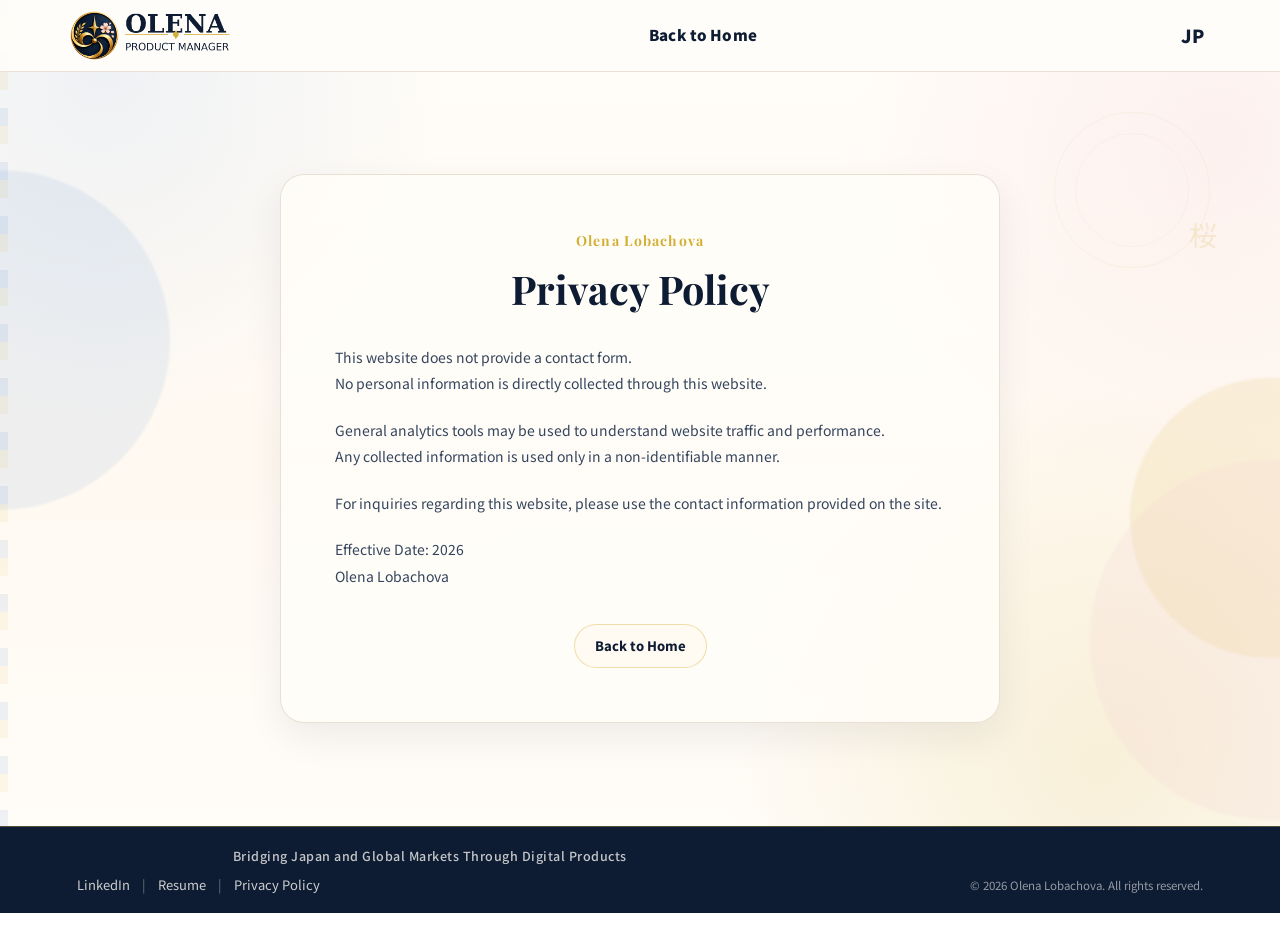
<file: privacy-en.html>
<!DOCTYPE html>
<html lang="en">
<head>
    <meta charset="UTF-8">
    <meta name="viewport" content="width=device-width, initial-scale=1.0">

    <title>Privacy Policy | Olena Lobachova</title>
    <meta name="description" content="Olena Lobachova personal website privacy policy.">
    <meta name="author" content="Olena Lobachova">

    <link rel="icon" href="assets/favicon/favicon.ico" sizes="any">
    <link rel="icon" href="assets/favicon/favicon.svg" type="image/svg+xml">
    <link rel="apple-touch-icon" href="assets/favicon/apple-touch-icon.png">
    <link rel="manifest" href="assets/favicon/site.webmanifest">
    <meta name="theme-color" content="#0D1B33">

    <link rel="preconnect" href="https://fonts.googleapis.com">
    <link rel="preconnect" href="https://fonts.gstatic.com" crossorigin>
    <link href="https://fonts.googleapis.com/css2?family=Noto+Sans+JP:wght@400;500;700&family=Playfair+Display:wght@600;700&display=swap" rel="stylesheet">

    <link rel="stylesheet" href="css/style.css">
</head>

<body class="privacy-page">

<div class="site-decor" aria-hidden="true">
    <div class="decor-circle decor-blue"></div>
    <div class="decor-circle decor-gold"></div>
    <div class="decor-circle decor-sakura"></div>
    <div class="ukraine-pattern"></div>
    <div class="japan-pattern"></div>
</div>

<header class="header privacy-header">
    <a href="en.html" class="header-logo header-logo-desktop" aria-label="Olena Lobachova Home">
        <img src="assets/brand/logo-horizontal-light.png" alt="Olena Lobachova logo">
    </a>

    <a href="en.html" class="header-logo header-logo-mobile" aria-label="Olena Lobachova Home">
        <img src="assets/brand/logo-horizontal-light.png" alt="Olena Lobachova logo">
    </a>

    <nav class="desktop-nav privacy-nav">
        <a href="en.html">Back to Home</a>
    </nav>

    <div class="header-right">
        <a href="privacy.html" class="lang-btn">JP</a>
    </div>
</header>

<main class="privacy-main">
    <article class="privacy-card">
        <p class="privacy-kicker">Olena Lobachova</p>
        <h1>Privacy Policy</h1>

        <div class="privacy-text">
            <p>This website does not provide a contact form.<br>No personal information is directly collected through this website.</p>

            <p>General analytics tools may be used to understand website traffic and performance.<br>Any collected information is used only in a non-identifiable manner.</p>

            <p>For inquiries regarding this website, please use the contact information provided on the site.</p>

            <p>Effective Date: 2026<br>Olena Lobachova</p>
        </div>

        <a class="privacy-back-link" href="en.html">Back to Home</a>
    </article>
</main>

<footer class="site-footer">

    <div class="footer-inner">

        <div class="footer-brand">
            <picture>
                <source media="(max-width: 768px)" srcset="assets/brand/logo-mobile-dark.png">
                <img src="assets/brand/logo-horizontal-dark.png" alt="Olena Lobachova logo">
            </picture>
            <p>Bridging Japan and Global Markets Through Digital Products</p>
        </div>

        <div class="footer-links">
            <a href="https://www.linkedin.com/in/olena-lobachova-a3277714b" target="_blank" rel="noopener">LinkedIn</a>
            <a href="https://drive.google.com/file/d/13aO4PKStOda4l4vGzSDAPVWAMG1S_WJc/view?usp=sharing" target="_blank" rel="noopener">Resume</a>
            <a href="privacy-en.html">Privacy Policy</a>
        </div>

        <p class="footer-copy">
            © 2026 Olena Lobachova. All rights reserved.
        </p>

    </div>

</footer>

</body>
</html>
</file>
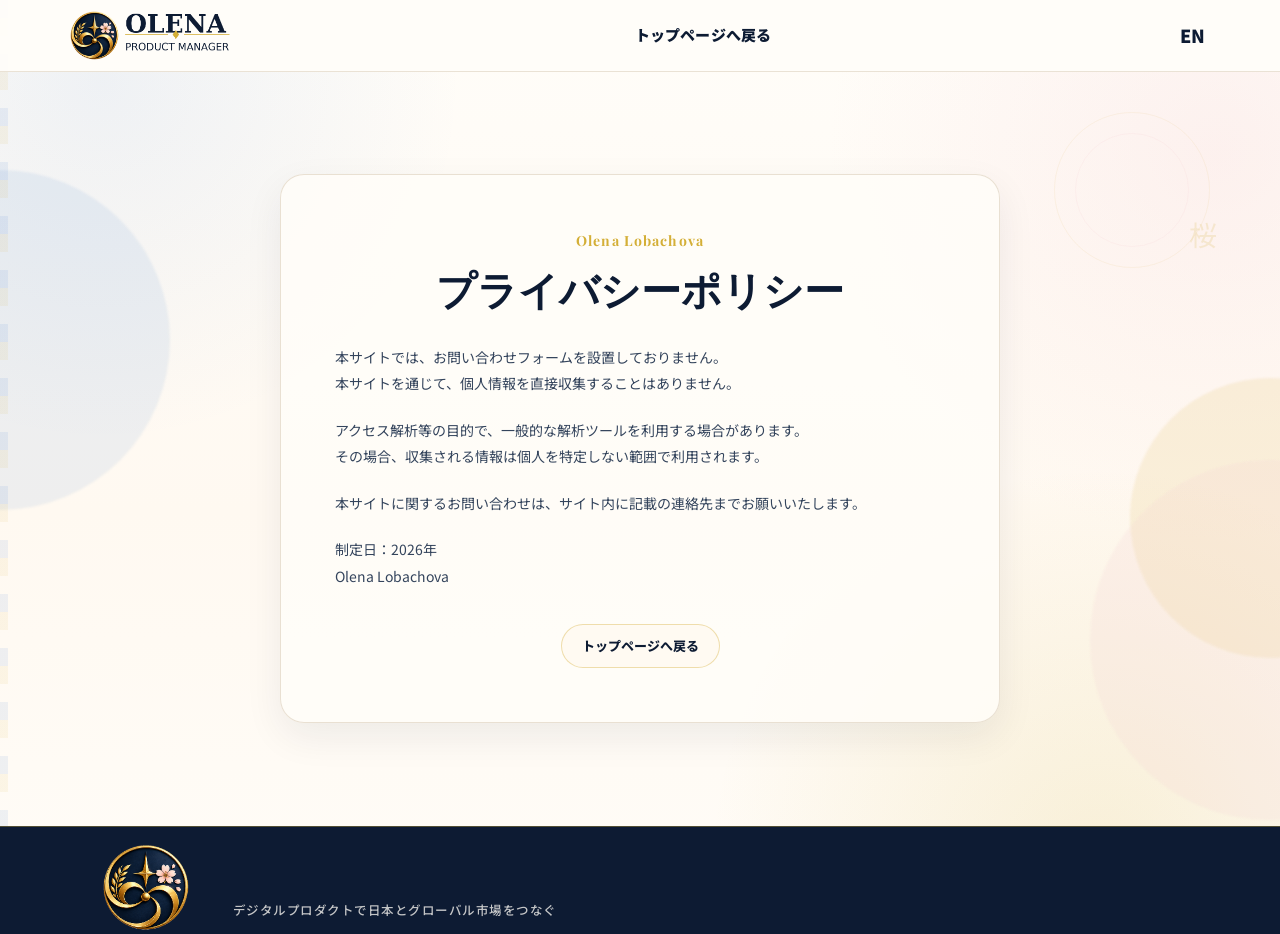
<file: privacy.html>
<!DOCTYPE html>
<html lang="ja">
<head>
    <meta charset="UTF-8">
    <meta name="viewport" content="width=device-width, initial-scale=1.0">

    <title>プライバシーポリシー | Olena Lobachova</title>
    <meta name="description" content="Olena Lobachova personal website privacy policy.">
    <meta name="author" content="Olena Lobachova">

    <link rel="icon" href="assets/favicon/favicon.ico" sizes="any">
    <link rel="icon" href="assets/favicon/favicon.svg" type="image/svg+xml">
    <link rel="apple-touch-icon" href="assets/favicon/apple-touch-icon.png">
    <link rel="manifest" href="assets/favicon/site.webmanifest">
    <meta name="theme-color" content="#0D1B33">

    <link rel="preconnect" href="https://fonts.googleapis.com">
    <link rel="preconnect" href="https://fonts.gstatic.com" crossorigin>
    <link href="https://fonts.googleapis.com/css2?family=Noto+Sans+JP:wght@400;500;700&family=Playfair+Display:wght@600;700&display=swap" rel="stylesheet">

    <link rel="stylesheet" href="css/style.css">
</head>

<body class="privacy-page">

<div class="site-decor" aria-hidden="true">
    <div class="decor-circle decor-blue"></div>
    <div class="decor-circle decor-gold"></div>
    <div class="decor-circle decor-sakura"></div>
    <div class="ukraine-pattern"></div>
    <div class="japan-pattern"></div>
</div>

<header class="header privacy-header">
    <a href="index.html" class="header-logo header-logo-desktop" aria-label="Olena Lobachova Home">
        <img src="assets/brand/logo-horizontal-light.png" alt="Olena Lobachova logo">
    </a>

    <a href="index.html" class="header-logo header-logo-mobile" aria-label="Olena Lobachova Home">
        <img src="assets/brand/logo-horizontal-light.png" alt="Olena Lobachova logo">
    </a>

    <nav class="desktop-nav privacy-nav">
        <a href="index.html">トップページへ戻る</a>
    </nav>

    <div class="header-right">
        <a href="privacy-en.html" class="lang-btn">EN</a>
    </div>
</header>

<main class="privacy-main">
    <article class="privacy-card">
        <p class="privacy-kicker">Olena Lobachova</p>
        <h1>プライバシーポリシー</h1>

        <div class="privacy-text">
            <p>本サイトでは、お問い合わせフォームを設置しておりません。<br>本サイトを通じて、個人情報を直接収集することはありません。</p>

            <p>アクセス解析等の目的で、一般的な解析ツールを利用する場合があります。<br>その場合、収集される情報は個人を特定しない範囲で利用されます。</p>

            <p>本サイトに関するお問い合わせは、サイト内に記載の連絡先までお願いいたします。</p>

            <p>制定日：2026年<br>Olena Lobachova</p>
        </div>

        <a class="privacy-back-link" href="index.html">トップページへ戻る</a>
    </article>
</main>

<footer class="site-footer">

    <div class="footer-inner">

        <div class="footer-brand">
            <picture>
                <source media="(max-width: 768px)" srcset="assets/brand/logo-mobile-dark.png">
                <img src="assets/brand/logo-horizontal-dark.png" alt="Olena Lobachova logo">
            </picture>
            <p>デジタルプロダクトで日本とグローバル市場をつなぐ</p>
        </div>

        <div class="footer-links">
            <a href="https://www.linkedin.com/in/olena-lobachova-a3277714b" target="_blank" rel="noopener">LinkedIn</a>
            <a href="https://drive.google.com/file/d/1lDjc1nf29w-zCJ1_ss4SDsrGoV_MkNAw/view?usp=sharing" target="_blank" rel="noopener">Resume</a>
            <a href="privacy.html">プライバシーポリシー</a>
        </div>

        <p class="footer-copy">
            © 2026 Olena Lobachova. All rights reserved.
        </p>

    </div>

</footer>

</body>
</html>
</file>
<file: css/style.css>
/* =========================================================
   OLENA LOBACHOVA — Professional Profile Website
   Clean Style File
   Ukraine × Japan × Premium Product Manager

   Reviewed version:
   - removed duplicated override blocks
   - consolidated desktop / mobile rules
   - cleaned About, Expertise, Experience styles
   - kept current approved header, hero, footer, and section design
========================================================= */


/* =========================================================
   1. Brand variables
========================================================= */

:root{
    --font-display:"Playfair Display", Georgia, serif;
    --font-body:"Noto Sans JP", Arial, sans-serif;

    --navy:#0D1B33;
    --navy-soft:#1C2D4A;
    --blue:#2F6FCE;
    --gold:#D4AF37;
    --gold-soft:#F1D98A;
    --sakura:#F5CDD2;
    --sakura-soft:#FBE8EC;
    --ivory:#F8F6F1;
    --paper:#FFFDF9;
    --white:#FFFFFF;
    --ink:#1F2937;
    --muted:#667085;
    --line:#E8DFD1;

    --shadow:0 22px 60px rgba(13,27,51,.10);
    --soft-shadow:0 14px 38px rgba(13,27,51,.07);

    --radius-xl:34px;
    --radius-lg:26px;
    --radius-md:18px;
}

/* =========================================================
   2. Base
========================================================= */

*{
    margin:0;
    padding:0;
    box-sizing:border-box;
}

html{
    scroll-behavior:smooth;
}

body{
    font-family:"Noto Sans JP", sans-serif;
    color:var(--ink);
    line-height:1.75;
    background:
        radial-gradient(circle at 8% 8%, rgba(47,111,206,.08), transparent 24%),
        radial-gradient(circle at 95% 15%, rgba(245,205,210,.24), transparent 26%),
        radial-gradient(circle at 86% 84%, rgba(212,175,55,.16), transparent 28%),
        linear-gradient(180deg,#fffdf9 0%,#fff9f1 50%,#fffdf9 100%);
    overflow-x:hidden;
}

a{
    color:inherit;
}

img{
    max-width:100%;
    display:block;
}

button,
input,
textarea{
    font-family:inherit;
}

.container{
    width:min(1100px,90%);
    margin:0 auto;
}


/* =========================================================
   3. Decorative background
========================================================= */

.site-decor{
    position:fixed;
    inset:0;
    pointer-events:none;
    z-index:-10;
    overflow:hidden;
}

.decor-circle{
    position:absolute;
    border-radius:999px;
    filter:blur(1px);
}

.decor-blue{
    width:340px;
    height:340px;
    left:-170px;
    top:170px;
    background:rgba(47,111,206,.08);
}

.decor-gold{
    width:280px;
    height:280px;
    right:-130px;
    top:42%;
    background:rgba(212,175,55,.12);
}

.decor-sakura{
    width:360px;
    height:360px;
    right:-170px;
    bottom:80px;
    background:rgba(245,205,210,.18);
}

.ukraine-pattern{
    position:fixed;
    left:0;
    top:0;
    width:8px;
    height:100vh;
    background:
        repeating-linear-gradient(
            to bottom,
            rgba(47,111,206,.52) 0 18px,
            rgba(212,175,55,.52) 18px 36px,
            transparent 36px 54px
        );
    opacity:.16;
}

.japan-pattern{
    position:fixed;
    right:5.5%;
    top:112px;
    width:156px;
    height:156px;
    border:1px solid rgba(212,175,55,.22);
    border-radius:50%;
    opacity:.38;
}

.japan-pattern::before{
    content:"";
    position:absolute;
    inset:20px;
    border:1px solid rgba(245,205,210,.42);
    border-radius:50%;
}

.japan-pattern::after{
    content:"桜";
    position:absolute;
    right:-8px;
    bottom:8px;
    font-size:28px;
    color:rgba(212,175,55,.45);
}


/* =========================================================
   4. Header
========================================================= */

.header{
    position:sticky;
    top:0;
    z-index:1000;

    width:100%;
    min-height:72px;
    padding:10px 5.5%;

    display:grid;
    grid-template-columns:auto 1fr auto;
    align-items:center;
    gap:32px;

    background:rgba(255,253,249,.94);
    backdrop-filter:blur(18px);
    border-bottom:1px solid rgba(232,223,209,.88);
}

.header-logo{
    display:inline-flex;
    align-items:center;
    justify-content:flex-start;
    flex-shrink:0;
    text-decoration:none;
}

.header-logo img{
    display:block;
    width:100%;
    height:auto;
    object-fit:contain;
}

.header-logo-desktop{
    width:160px;
    max-width:160px;
    flex:0 0 160px;
}

.header-logo-desktop img{
    width:160px;
    height:auto;
}

.header-logo-mobile{
    display:none;
}

.desktop-nav{
    display:flex;
    justify-content:center;
    align-items:center;
    gap:24px;
    flex-wrap:nowrap;
}

.desktop-nav a{
    text-decoration:none;
    font-size:15px;
    font-weight:900;
    letter-spacing:.01em;
    color:var(--navy);
    position:relative;
    transition:.25s ease;
    white-space:nowrap;
}

.desktop-nav a::after{
    content:"";
    position:absolute;
    left:0;
    bottom:-8px;
    width:0;
    height:2px;
    border-radius:999px;
    background:linear-gradient(90deg,var(--blue),var(--gold),var(--sakura));
    transition:.25s ease;
}

.desktop-nav a:hover::after,
.desktop-nav a.active::after{
    width:100%;
}

.header-right{
    display:flex;
    align-items:center;
    justify-content:flex-end;
    gap:16px;
}

.lang-btn{
    display:inline-flex;
    align-items:center;
    justify-content:center;

    min-width:34px;
    height:44px;
    padding:0;

    color:var(--navy);
    background:transparent;
    border:none;

    text-decoration:none;
    font-size:18px;
    font-weight:900;
}

.menu-btn{
    display:none;
    align-items:center;
    justify-content:center;

    width:56px;
    height:56px;

    border:none;
    border-radius:50%;
    background:#F1ECE3;
    color:var(--navy);

    font-size:26px;
    line-height:1;
    cursor:pointer;

    box-shadow:0 8px 20px rgba(13,27,51,.08);
}

.mobile-menu{
    display:none;
}


/* =========================================================
   5. Hero
========================================================= */

.hero-approved{
    width:100%;
    min-height:clamp(520px, 42vw, 590px);
    margin:0;
    padding:0;
    display:block;
    overflow:hidden;

    background:
        radial-gradient(circle at 88% 18%, rgba(245,205,210,.22), transparent 26%),
        linear-gradient(180deg,#fffdf9 0%,#fffaf2 100%);
    border-bottom:1px solid rgba(232,223,209,.86);
}

.hero-approved .hero-content{
    width:min(1280px,92%);
    min-height:clamp(520px, 42vw, 590px);
    margin:0 auto;

    display:grid;
    grid-template-columns:minmax(380px, .86fr) minmax(500px, 1.14fr);
    align-items:center;
    gap:clamp(8px, 1.4vw, 22px);

    position:relative;
}

.hero-text{
    position:relative;
    z-index:5;
    min-width:0;
    transform:translate(clamp(12px, 2vw, 36px), 8px);
}

.hero-approved h1{
    font-family:"Playfair Display","Noto Sans JP",serif;
    font-size:clamp(46px, 4.2vw, 58px);
    line-height:1.14;
    color:var(--navy);
    letter-spacing:.035em;
    margin-bottom:22px;
}

.hero-approved h2{
    font-size:clamp(21px, 1.8vw, 24px);
    font-weight:900;
    color:var(--navy);
    margin-bottom:12px;
}

.hero-role{
    font-size:clamp(15px, 1.35vw, 18px);
    font-weight:800;
    color:#2f405c;
    margin-bottom:16px;
}

.hero-support{
    max-width:520px;
    margin:-6px 0 24px;
    color:#5b6880;
    font-size:clamp(12px, 1vw, 15px);
    font-weight:500;
    line-height:1.65;
}

.hero-location{
    display:flex;
    flex-wrap:wrap;
    align-items:center;
    gap:12px;
    color:#5b667a;
    font-size:clamp(12px, 1.05vw, 14px);
    font-weight:800;
    margin-bottom:28px;
}

.hero-location span + span{
    padding-left:12px;
    border-left:1px solid rgba(212,175,55,.55);
}

.hero-buttons{
    display:flex;
    flex-wrap:wrap;
    gap:10px;
    max-width:560px;
    margin-bottom:44px;
}

.btn-primary,
.btn-secondary,
.btn-gold{
    min-height:42px;
    padding:10px 16px;
    border-radius:10px;

    display:inline-flex;
    align-items:center;
    justify-content:center;

    text-decoration:none;
    font-size:clamp(12px, 1vw, 14px);
    font-weight:900;

    transition:.22s ease;
}

.btn-primary{
    background:var(--navy);
    color:white;
    box-shadow:0 12px 24px rgba(13,27,51,.18);
}

.btn-secondary{
    background:rgba(255,255,255,.78);
    border:1px solid rgba(13,27,51,.14);
    color:var(--navy);
}

.btn-gold{
    background:var(--gold);
    border:1px solid rgba(212,175,55,.42);
    color:white;
    box-shadow:0 12px 26px rgba(212,175,55,.24);
}

.btn-primary:hover,
.btn-secondary:hover,
.btn-gold:hover{
    transform:translateY(-2px);
}

.hero-statement{
    max-width:470px;
    padding-bottom:18px;
    position:relative;

    color:var(--navy);
    font-size:clamp(17px, 1.55vw, 20px);
    line-height:1.7;
    font-weight:900;
    letter-spacing:.04em;
}

.hero-statement::after{
    content:"";
    display:block;
    width:70px;
    height:3px;
    margin-top:18px;
    border-radius:999px;
    background:linear-gradient(90deg,var(--blue),var(--gold),var(--sakura));
}

.hero-statement-jp span{
    display:inline;
}

.hero-statement-jp span:nth-child(2)::after{
    content:"";
    display:block;
}

.hero-visual{
    position:relative;
    min-height:clamp(470px, 38vw, 560px);
    overflow:visible;
    z-index:3;
    min-width:0;
}

.hero-visual-picture{
    position:absolute;
    width:clamp(760px, 60vw, 1040px);
    max-width:none;
    right:clamp(-90px, -4.5vw, -48px);
    bottom:clamp(-25px, -1.4vw, -14px);
    z-index:1;
    pointer-events:none;
    user-select:none;
}

.hero-visual-img{
    display:block;
    width:100%;
    height:auto;
    object-fit:contain;
}

.hero-wave-floral{
    display:none !important;
}

/* Hide unused old hero decorative placeholders if still present in HTML */

.hero-wave,
.mount-fuji,
.sakura-branch,
.sunflower-accent,
.ua-ribbon,
.hero-meta,
.hero-kicker,
.tag,
.location{
    display:none !important;
}


/* =========================================================
   6. Shared section styles
========================================================= */

.section{
    width:100%;
    margin:0;
    padding:86px 0;
    position:relative;
}

.section-soft{
    background:rgba(255,253,249,.72);
    border-top:1px solid rgba(232,223,209,.72);
    border-bottom:1px solid rgba(232,223,209,.72);
}

.section h2{
    font-family:"Playfair Display","Noto Sans JP",serif;
    color:var(--navy);
    text-align:center;
    font-size:42px;
    line-height:1.15;
    margin-bottom:52px;
}

.section h2::after{
    content:"";
    display:block;
    width:52px;
    height:3px;
    margin:16px auto 0;
    border-radius:999px;
    background:linear-gradient(90deg,var(--blue),var(--gold),var(--sakura));
}

.section-subtitle{
    text-align:center;
    color:var(--muted);
    margin-top:-36px;
    margin-bottom:44px;
    font-size:15px;
    letter-spacing:.03em;
}


/* =========================================================
   7. About
========================================================= */

#about{
    background:rgba(255,253,249,.95);
    border-top:1px solid rgba(232,223,209,.72);
    border-bottom:1px solid rgba(232,223,209,.72);
    scroll-margin-top:92px;
}

#about.section{
    padding:50px 0 56px;
}

#about .about-grid{
    width:min(980px,84%);
    display:grid;
    grid-template-columns:1fr 1fr;
    gap:92px;
    align-items:start;
}

#about .about-block{
    min-width:0;
}

#about .about-heading{
    display:flex;
    align-items:center;
    gap:16px;
    margin-bottom:22px;
}

#about .about-icon{
    display:block;
    width:56px;
    height:56px;
    max-width:56px;
    max-height:56px;
    flex:0 0 56px;

    padding:0;
    margin:0;
    object-fit:contain;

    border:none;
    background:transparent;
    box-shadow:none;
    filter:drop-shadow(0 6px 12px rgba(13,27,51,.06));
}

#about .about-block:first-child .about-icon{
    transform:scale(1.08);
}

#about .about-block:nth-child(2) .about-icon{
    transform:scale(1);
}

#about h2{
    min-height:56px;
    display:flex;
    align-items:center;

    margin:0;
    color:var(--navy);
    text-align:left;
    font-family:"Noto Sans JP", sans-serif;
    font-size:22px;
    font-weight:900;
    line-height:1.3;
    letter-spacing:.02em;
}

#about h2::after{
    display:none;
}

#about p{
    margin-bottom:11px;
    color:#263954;
    text-align:left;
    font-size:13.5px;
    line-height:2.05;
    font-weight:500;
}

html[lang="en"] #about p{
    font-size:13.8px;
    line-height:2;
}


/* =========================================================
   8. Expertise
========================================================= */

#expertise{
    scroll-margin-top:92px;
    background:
        radial-gradient(circle at 2% 22%, rgba(47,111,206,.045), transparent 20%),
        radial-gradient(circle at 98% 88%, rgba(245,205,210,.12), transparent 24%),
        rgba(255,253,249,.74);
}

#expertise.section{
    padding:58px 0 56px;
}

#expertise .container{
    width:min(1050px,86%);
}

#expertise h2{
    font-family:"Noto Sans JP", sans-serif;
    font-size:31px;
    font-weight:900;
    line-height:1.2;
    letter-spacing:.03em;
    margin-bottom:30px;
}

#expertise h2::after{
    width:48px;
    height:2px;
    margin-top:12px;
}

#expertise .section-subtitle{
    margin-top:-18px;
    margin-bottom:34px;
    color:#6b7280;
    font-size:12.5px;
    letter-spacing:.04em;
}

.expertise-grid,
.expertise-grid-compact{
    display:grid;
    grid-template-columns:repeat(5,1fr);
    gap:16px;
    align-items:stretch;
}

.expertise-card,
.expertise-compact{
    min-height:220px;
    padding:23px 18px 20px;

    background:rgba(255,255,255,.86);
    border:1px solid rgba(232,223,209,.95);
    border-radius:7px;
    box-shadow:0 12px 28px rgba(13,27,51,.055);

    overflow:visible;
    position:relative;
    transform:none;
    transition:.25s ease;
}

.expertise-card::before,
.expertise-compact::before{
    display:none;
}

.expertise-card:hover,
.expertise-compact:hover{
    transform:translateY(-3px);
    box-shadow:0 18px 42px rgba(13,27,51,.09);
}

.expertise-visual{
    width:64px;
    height:64px;
    margin:0 auto 16px;

    display:flex;
    align-items:center;
    justify-content:center;

    font-size:0;
    line-height:0;
}

.expertise-icon-img{
    display:block;
    width:58px;
    height:58px;
    object-fit:contain;
}

.expertise-compact:nth-child(1) .expertise-icon-img{
    width:62px;
    height:62px;
}

.expertise-compact:nth-child(2) .expertise-icon-img{
    width:58px;
    height:58px;
}

.expertise-compact:nth-child(3) .expertise-icon-img{
    width:60px;
    height:60px;
}

.expertise-compact:nth-child(4) .expertise-icon-img{
    width:60px;
    height:60px;
}

.expertise-compact:nth-child(5) .expertise-icon-img{
    width:54px;
    height:54px;
}

.expertise-compact h3,
.expertise-card h3{
    min-height:42px;
    margin:0 0 12px;

    display:flex;
    align-items:center;
    justify-content:center;

    color:var(--navy);
    font-size:14px;
    font-weight:900;
    line-height:1.42;
    text-align:center;
    letter-spacing:.01em;
}

html[lang="en"] .expertise-compact h3,
html[lang="en"] .expertise-card h3{
    font-size:13.2px;
    line-height:1.35;
}

.expertise-compact ul,
.expertise-card ul{
    list-style:none;
    padding:0;
    margin:0;
}

.expertise-compact li,
.expertise-card li{
    position:relative;
    padding-left:13px;
    margin-bottom:6px;

    color:#40516a;
    font-size:11.5px;
    line-height:1.55;
    font-weight:650;
}

html[lang="en"] .expertise-compact li,
html[lang="en"] .expertise-card li{
    font-size:11.4px;
    line-height:1.62;
    font-weight:600;
}

.expertise-compact li::before,
.expertise-card li::before{
    content:"";
    position:absolute;
    left:0;
    top:.72em;

    width:4px;
    height:4px;
    border-radius:50%;
    background:var(--gold);
}

/* Legacy accordion classes are intentionally neutralized.
   They remain harmless if old HTML exists somewhere. */

.expertise-toggle,
.expertise-body,
.expertise-icon{
    all:unset;
}


/* =========================================================
   9. Experience timeline
========================================================= */

#experience{
    scroll-margin-top:92px;
    position:relative;
    overflow:hidden;

    background:
        radial-gradient(circle at 95% 26%, rgba(212,175,55,.055), transparent 24%),
        radial-gradient(circle at 4% 70%, rgba(47,111,206,.04), transparent 23%),
        rgba(255,253,249,.74);
}

#experience.section{
    padding:58px 0 66px;
}

#experience .container{
    position:relative;
    z-index:2;
    width:100%;
}

/* Asia map watermark */

.experience-map-watermark{
    position:absolute;
    right:-1%;
    top:50px;

    width:320px;
    height:auto;

    opacity:1;
    z-index:1;

    filter:
        grayscale(1)
        brightness(.82)
        contrast(1.55);

    pointer-events:none;
    user-select:none;
}

/* Section heading */

#experience h2{
    font-family:"Noto Sans JP", sans-serif;
    font-size:31px;
    font-weight:900;
    line-height:1.2;
    letter-spacing:.03em;
    margin-bottom:30px;
}

#experience h2::after{
    width:48px;
    height:2px;
    margin-top:12px;
}

#experience .section-subtitle{
    margin-top:-18px;
    margin-bottom:34px;
    color:#6b7280;
    font-size:12.5px;
    letter-spacing:.04em;
}

/* Timeline layout — closer to reference */

.timeline{
    width:980px;
    max-width:calc(100% - 180px);

    margin-left:clamp(82px, 7vw, 132px);
    margin-right:auto;

    position:relative;
    z-index:3;
}

.timeline::before{
    content:"";
    position:absolute;
    left:118px;
    top:8px;
    bottom:12px;

    width:2px;
    background:linear-gradient(180deg,var(--gold),var(--sakura));
}

.timeline-item{
    display:grid;
    grid-template-columns:115px 1fr;
    gap:36px;
    margin-bottom:22px;
    align-items:start;
    position:relative;
}

.timeline-date{
    padding-top:12px;

    color:var(--navy);
    font-size:13px;
    font-weight:900;
    line-height:1.75;
    text-align:center;
}

/* Cards — compact reference-like size */

.timeline-card{
    min-height:146px;
    padding:22px 28px 20px;
    border-radius:9px;

    background:rgba(255,255,255,.93);
    border:1px solid rgba(232,223,209,.96);
    box-shadow:0 10px 26px rgba(13,27,51,.045);

    position:relative;
    transition:.28s ease;
}

.timeline-card::before{
    content:"";
    position:absolute;
    left:-45px;
    top:25px;

    width:14px;
    height:14px;
    border-radius:50%;

    background:var(--gold);
    border:5px solid var(--paper);
    box-shadow:0 0 0 5px rgba(212,175,55,.18);
}

.timeline-card:hover{
    transform:translateY(-3px);
    box-shadow:0 16px 36px rgba(13,27,51,.075);
}

/* Heading inside cards */

.timeline-heading{
    display:flex;
    align-items:baseline;
    gap:16px;
    flex-wrap:wrap;
    margin-bottom:10px;
}

.timeline-heading h3{
    margin:0;

    color:var(--navy);
    font-size:16.5px;
    font-weight:900;
    line-height:1.45;
}

.timeline-heading .company{
    position:relative;
    margin:0;
    padding-left:16px;

    color:#40516a;
    font-size:12.8px;
    line-height:1.6;
    font-weight:700;
}

.timeline-heading .company::before{
    content:"";
    position:absolute;
    left:0;
    top:.28em;

    width:1px;
    height:1.1em;
    background:rgba(212,175,55,.7);
}

.timeline-heading .company span{
    margin-left:4px;
    color:#6b7280;
    font-size:11.8px;
    font-weight:600;
}

/* List */

.timeline-card ul{
    padding-left:0;
    margin:0;
    list-style:none;
}

.timeline-card li{
    position:relative;
    padding-left:15px;
    margin-bottom:5px;

    color:#34445c;
    font-size:12.6px;
    line-height:1.58;
    font-weight:650;
}

.timeline-card li::before{
    content:"";
    position:absolute;
    left:0;
    top:.78em;

    width:5px;
    height:5px;
    border-radius:50%;
    background:var(--gold);
}

/* English text balance */

html[lang="en"] .timeline-heading{
    gap:13px;
}

html[lang="en"] .timeline-heading h3{
    font-size:16px;
}

html[lang="en"] .timeline-heading .company{
    font-size:12.3px;
}

html[lang="en"] .timeline-card li{
    font-size:12.2px;
    line-height:1.62;
}

/* =========================================================
   10. Skills
========================================================= */

.showcase-section{
    position:relative;
    overflow:hidden;
    padding-top:34px;
    padding-bottom:34px;
}

.showcase-section .container{
    position:relative;
    z-index:1;
}

.showcase-section h2,
.beyond-section h2,
.contact-section h2{
    margin-bottom:5px;
    font-size:27px;
    line-height:1.22;
}

.showcase-section .section-subtitle,
.contact-section .section-subtitle{
    margin-top:0;
    margin-bottom:24px;
    font-size:12px;
    line-height:1.5;
}

.section-decor{
    position:absolute;
    pointer-events:none;
    user-select:none;
    z-index:2;
}

.section-decor-sunflower{
    left:0;
    bottom:0;
    width:clamp(300px, 22vw, 410px);
    opacity:.9;
}

.section-decor-sakura{
    right:0;
    top:60px;
    width:clamp(300px, 22vw, 380px);
    opacity:1;
    z-index:2;
}

/* Skills decor responsive control */

@media (min-width:1201px){

    .skills-section .section-decor-sakura{
        z-index:2;
        right:0;
        top:60px;
        width:clamp(300px, 22vw, 380px);
        opacity:1;
    }

    .skills-section .section-decor-sunflower{
        z-index:0;
    }
}

@media (min-width:1025px) and (max-width:1200px){

    .skills-section .section-decor-sakura{
        z-index:2;
        right:0px;
        top:10px;
        width:250px;
        opacity:.42;
    }

    .skills-section .section-decor-sunflower{
        z-index:0;
        left:0px;
        bottom:0px;
        width:300px;
        opacity:.42;
    }
}

@media (min-width:769px) and (max-width:1024px){

    .skills-section .section-decor-sakura{
        z-index:0;
        right:0px;
        top:110px;
        width:220px;
        opacity:.28;
    }

    .skills-section .section-decor-sunflower{
        z-index:0;
        left:0px;
        bottom:0px;
        width:220px;
        opacity:.34;
    }
}

@media (max-width:768px){

    .skills-section .section-decor-sakura{
        z-index:0;
        right:-95px;
        top:120px;
        width:190px;
        opacity:.18;
    }

    .skills-section .section-decor-sunflower{
        z-index:0;
        left:0px;
        bottom:-10px;
        width:190px;
        opacity:.22;
    }

    .skill-group:nth-child(4),
    .skill-group-pills{
        transform:none;
    }
}

.section-decor-wheat{
    left:clamp(-10px, -2.4vw, -14px);
    bottom:-10px;
    width:clamp(250px, 15.5vw, 270px);
    opacity:.72;
    z-index:0;
}



.section-decor-sakura-global{
    right:clamp(-10px, -2.5vw, -12px);
    top:0px;
    width:clamp(280px, 16.5vw, 285px);
    opacity:.78;
    z-index:2;
}

.skills-board{
    display:grid;
    grid-template-columns:repeat(6,1fr);
    gap:18px;
}

.skill-group{
    grid-column:span 2;
    min-height:190px;
    padding:19px 22px;
    position:relative;
    overflow:hidden;

    background:rgba(255,255,255,.78);
    border:1px solid rgba(219,207,190,.92);
    border-radius:8px;
    box-shadow:0 12px 30px rgba(13,27,51,.055);
}

.skill-group::before{
    content:none;
}

.skill-group h3{
    color:var(--navy);
    margin-bottom:12px;
    position:relative;
    z-index:1;
    font-size:14px;
    font-weight:900;
}

.skill-group h3::before{
    content:"";
    display:inline-block;
    width:8px;
    height:8px;
    margin-right:8px;
    border-radius:50%;
    background:var(--gold);
    box-shadow:0 0 0 4px rgba(212,175,55,.13);
}

.tool-row{
    display:flex;
    align-items:flex-start;
    flex-wrap:wrap;
    gap:10px 12px;
    min-height:54px;
    margin-bottom:12px;
}

.tool-badge{
    display:inline-flex;
    flex-direction:column;
    align-items:center;
    justify-content:center;
    width:42px;
    min-height:50px;
    padding:0;
    border-radius:0;
    background:transparent;
    border:none;
    color:#17345a;
    line-height:1.1;
    font-weight:900;
    box-shadow:none;
}

.tool-badge img{
    width:28px;
    height:28px;
    margin-bottom:5px;
    display:block;
}

.tool-label{
    display:block;
    max-width:54px;
    color:#34445c;
    font-size:9.4px;
    line-height:1.15;
    font-weight:800;
    text-align:center;
}

.skill-list{
    margin:0;
    padding:0;
    list-style:none;
}

.skill-list li{
    position:relative;
    padding-left:13px;
    margin-bottom:4px;
    color:#34445c;
    font-size:12px;
    line-height:1.42;
    font-weight:700;
}

.skill-list li::before{
    content:"";
    position:absolute;
    left:0;
    top:.78em;
    width:4px;
    height:4px;
    border-radius:50%;
    background:var(--gold);
}

.skill-group:nth-child(4){
    grid-column:1 / span 2;
    transform:translateX(184px);
}

.skill-group-pills{
    grid-column:3 / span 3;
    min-height:132px;
    transform:translateX(184px);
}

.skill-tags{
    display:flex;
    flex-wrap:wrap;
    gap:9px;
    position:relative;
    z-index:1;
}

.skill-tags span{
    display:inline-flex;
    align-items:center;
    min-height:26px;
    padding:5px 13px;
    border-radius:999px;

    background:#fffaf2;
    border:1px solid rgba(212,175,55,.32);
    color:#334155;

    font-size:11.5px;
    font-weight:700;
}

.skill-tags span:nth-child(3n+1){
    background:rgba(47,111,206,.07);
    border-color:rgba(47,111,206,.18);
}

.skill-tags span:nth-child(3n+2){
    background:rgba(245,205,210,.18);
    border-color:rgba(245,205,210,.38);
}

.skill-tags span:nth-child(3n+3){
    background:rgba(212,175,55,.13);
    border-color:rgba(212,175,55,.32);
}
/* Skills cards responsive control */

@media (min-width:1201px){

    .skills-board{
        grid-template-columns:repeat(6,1fr);
        gap:18px;
    }

    .skill-group{
        grid-column:span 2;
    }

    .skill-group:nth-child(4){
        grid-column:1 / span 2;
        transform:translateX(184px);
    }

    .skill-group-pills{
        grid-column:3 / span 3;
        transform:translateX(184px);
    }
}

@media (min-width:1025px) and (max-width:1200px){

    .skills-board{
        grid-template-columns:repeat(2,1fr);
        gap:16px;
    }

    .skill-group,
    .skill-group:nth-child(4),
    .skill-group-pills{
        grid-column:auto;
        transform:none;
        min-height:0;
    }

    .skill-group-pills{
        grid-column:1 / -1;
    }
}

@media (min-width:769px) and (max-width:1024px){

    .skills-board{
        grid-template-columns:1fr;
        gap:16px;
    }

    .skill-group,
    .skill-group:nth-child(4),
    .skill-group-pills{
        grid-column:auto;
        transform:none;
        min-height:0;
    }
}

@media (max-width:768px){

    .skills-board{
        grid-template-columns:1fr;
        gap:14px;
    }

    .skill-group,
    .skill-group:nth-child(4),
    .skill-group-pills{
        grid-column:auto;
        transform:none;
        min-height:0;
        padding:22px;
        border-radius:22px;
    }

    .tool-row{
        gap:12px 16px;
    }

    .skill-tags{
        gap:8px;
    }
}

/* =========================================================
   11. Education / Global / Beyond
========================================================= */

.education-grid,
.global-grid{
    display:grid;
    grid-template-columns:repeat(3,1fr);
    gap:18px;
}

.education-grid{
    width:min(880px,100%);
    margin:0 auto;
    grid-template-columns:repeat(2,1fr);
    gap:16px;
    align-items:stretch;
}

.education-card,
.global-card,
.beyond-card{
    padding:20px 22px;
    border-radius:8px;
    background:rgba(255,255,255,.76);
    border:1px solid rgba(219,207,190,.92);
    box-shadow:0 12px 30px rgba(13,27,51,.055);
    transition:.28s ease;
}

.education-card{
    display:grid;
    grid-template-columns:auto 1fr;
    gap:14px;
    min-height:132px;
    align-items:start;
}

.card-icon{
    display:inline-flex;
    align-items:center;
    justify-content:center;
    width:42px;
    height:42px;
    flex:0 0 42px;
    border-radius:50%;
    background:rgba(248,243,235,.95);
    border:1px solid rgba(219,207,190,.86);
    color:var(--navy);
    box-shadow:inset 0 0 0 4px rgba(255,255,255,.48);
}

.card-icon img{
    width:27px;
    height:27px;
    display:block;
}

.global-card .card-icon{
    margin-bottom:10px;
}

.education-card:hover,
.global-card:hover{
    transform:translateY(-3px);
}

.education-card h3,
.global-card h3{
    color:var(--navy);
    margin-bottom:6px;
    font-size:14.5px;
    font-weight:900;
}

.education-card p{
    color:#667085;
    margin-bottom:8px;
    font-size:13px;
    line-height:1.45;
    font-weight:500;
}

.education-card-academic{
    background:rgba(255,255,255,.82);
}

.education-card-learning,
.education-card-continuous{
    background:rgba(255,253,249,.7);
}

.education-card-continuous{
    grid-column:1 / -1;
    min-height:0;
}

.education-learning-list{
    display:grid;
    grid-template-columns:1fr;
    gap:10px;
    max-width:680px;
}

.education-learning-list div{
    min-width:0;
    padding-bottom:8px;
    border-bottom:1px solid rgba(219,207,190,.38);
}

.education-learning-list div:last-child{
    padding-bottom:0;
    border-bottom:none;
}

.education-learning-list p{
    margin-bottom:3px;
    color:#1f2f49;
    font-size:12.7px;
    line-height:1.45;
    font-weight:750;
}

.education-learning-list span{
    display:block;
    color:#5f6f86;
    font-size:11.7px;
    line-height:1.55;
    font-weight:600;
}

.education-card ul,
.global-card ul{
    padding-left:0;
    list-style:none;
}

.education-li-subtext{
    display:block;
    margin-top:2px;
    color:#667085;
    font-size:11.6px;
    line-height:1.45;
    font-weight:600;
}

.education-card li,
.global-card li{
    position:relative;
    padding-left:13px;
    margin-bottom:3px;
    color:#3f5068;
    font-size:12px;
    line-height:1.45;
    font-weight:650;
}

.education-card li::before,
.global-card li::before{
    content:"";
    position:absolute;
    left:0;
    top:.78em;
    width:4px;
    height:4px;
    border-radius:50%;
    background:var(--gold);
}

.global-section{
    background:
        linear-gradient(180deg,rgba(255,253,249,.9),rgba(255,250,243,.72));
    padding-top:42px;
    padding-bottom:38px;
}

.global-card h3::before{
    content:none;
}

.beyond-section{
    position:relative;
    overflow:hidden;
    padding-top:30px;
    padding-bottom:24px;
    background:rgba(255,253,249,.78);
}

.beyond-section .container{
    position:relative;
    z-index:2;
}

.beyond-card{
    max-width:760px;
    margin:auto;
    padding:0;
    border:none;
    background:transparent;
    box-shadow:none;
    text-align:center;

    color:#2f405c;
    font-size:13px;
    line-height:1.9;
    font-weight:400;
    letter-spacing:.02em;
}

.beyond-card::before{
    content:none;
}

.beyond-card p{
    margin-bottom:7px;
}

.beyond-ribbon{
    position:absolute;
    pointer-events:none;
    z-index:0;
    user-select:none;
}

.beyond-ribbon-left{
    left:clamp(20px, 5vw, 80px);
    top:60px;
    width:clamp(380px, 24vw, 370px);
    opacity:.82;
}

.beyond-ribbon-right{
    right:clamp(20px, 5vw, 80px);
    top:0px;
    width:clamp(380px, 23vw, 350px);
    opacity:.88;
}

html[lang="en"] .beyond-card{
    max-width:740px;
    font-family:"Noto Sans JP", sans-serif;
    font-size:13.1px;
    line-height:1.85;
    font-weight:400;
    letter-spacing:.01em;
}

html[lang="en"] .beyond-card p{
    margin-bottom:8px;
}

html[lang="en"] .beyond-ribbon-right{
    right:clamp(-96px, -5vw, -64px);
    top:-10px;
    width:clamp(340px, 25vw, 390px);
    opacity:.62;
}

html[lang="en"] .beyond-ribbon-left{
    left:clamp(-96px, -5vw, -64px);
    top:34px;
    width:clamp(340px, 25vw, 390px);
    opacity:.62;
}

html[lang="ja"] .beyond-card{
    max-width:780px;
    font-family:"Noto Serif JP","Noto Sans JP",serif;
    font-size:13px;
    line-height:2.05;
    font-weight:400;
    letter-spacing:.035em;
}

html[lang="ja"] .beyond-card p{
    margin-bottom:6px;
}


/* =========================================================
   12. Contact
========================================================= */

.contact-layout{
    display:grid;
    grid-template-columns:1fr;
    gap:0;
    align-items:start;
}

.contact-info{
    display:grid;
    grid-template-columns:repeat(4,1fr);
    gap:16px;
}

.contact-card{
    display:flex;
    align-items:center;
    gap:12px;
    min-height:72px;
    padding:14px 17px;
    border-radius:8px;

    background:rgba(255,255,255,.78);
    border:1px solid rgba(219,207,190,.92);
    box-shadow:0 10px 24px rgba(13,27,51,.055);

    text-decoration:none;
    color:var(--ink);
    transition:.25s ease;
}

.contact-card:hover{
    transform:translateY(-3px);
}

.contact-card span{
    flex:0 0 auto;
}

.contact-card strong{
    display:block;
    color:var(--navy);
    font-size:11px;
    line-height:1.25;
    font-weight:900;
}

.contact-card p{
    color:var(--muted);
    font-size:10.5px;
    line-height:1.35;
    margin-top:3px;
    word-break:break-word;
}

@media (min-width:1025px) and (max-width:1320px){

    .section-decor-wheat{
        left:0px;
        width:200px;
        opacity:.48;
    }

    .section-decor-sakura-global{
        right:0px;
        width:230px;
        opacity:.52;
    }
}

/* Lower profile sections: scoped refinements */

.education-section,
.contact-section{
    padding-top:38px;
    padding-bottom:38px;
}

.education-section h2,
.global-section h2,
.contact-section h2{
    font-size:clamp(24px, 2.15vw, 29px);
}

.beyond-section h2{
    font-size:clamp(24px, 2.1vw, 28px);
}

.education-section .section-subtitle,
.global-section .section-subtitle,
.contact-section .section-subtitle{
    color:#6f7d91;
    margin-bottom:22px;
    font-size:11.5px;
    letter-spacing:0;
}

.global-grid{
    width:min(980px,88%);
    margin:0 auto;
    gap:16px;
    align-items:stretch;
}

.global-card{
    min-height:170px;
}

.contact-info{
    width:min(1060px,88%);
    margin:0 auto;
}

.contact-form{
    padding:30px;
    border-radius:28px;
    background:rgba(255,255,255,.88);
    border:1px solid rgba(232,223,209,.88);
    box-shadow:var(--soft-shadow);
}

.contact-form label{
    display:block;
    margin-bottom:8px;
    color:var(--navy);
    font-weight:900;
}

.contact-form input,
.contact-form textarea{
    width:100%;
    padding:14px 15px;
    margin-bottom:18px;
    border:1px solid #ded7ca;
    border-radius:14px;
    background:#fffdf9;

    font-family:inherit;
    font-size:15px;
}

.contact-form input:focus,
.contact-form textarea:focus{
    outline:none;
    border-color:var(--gold);
    box-shadow:0 0 0 4px rgba(212,175,55,.16);
}

.form-btn{
    width:100%;
    border:none;
    cursor:pointer;
    font-family:inherit;
    font-size:16px;
}

.form-note{
    margin-top:12px;
    color:var(--muted);
    font-size:13px;
    text-align:center;
}


/* =========================================================
   13. Footer
========================================================= */

footer{
    width:100%;
    margin:0;
    padding:0;
}

.site-footer{
    background:var(--navy);
    color:var(--ivory);
    border-top:1px solid rgba(212,175,55,.35);
}

.footer-inner{
    width:min(1180px,88%);
    margin:0 auto;
    padding:18px 0 16px;

    display:grid;
    grid-template-columns:minmax(0,1fr) auto;
    align-items:center;
    gap:8px 36px;

    text-align:left;
}

.footer-brand{
    display:flex;
    grid-column:1 / -1;
    flex-direction:row;
    align-items:center;
    justify-content:flex-start;
    gap:18px;
}

.footer-brand img{
    width:138px;
    max-width:138px;
    height:auto;
    display:block;
}

.footer-brand p{
    max-width:620px;
    color:rgba(248,246,241,.78);
    font-size:12.5px;
    font-weight:500;
    line-height:1.7;
    letter-spacing:.04em;
}

.footer-links{
    display:flex;
    align-items:center;
    justify-content:flex-start;
    gap:0;
    flex-wrap:wrap;

    color:rgba(248,246,241,.78);
    font-size:13px;
    white-space:nowrap;
}

.footer-links a + a::before{
    content:"|";
    display:inline-block;
    margin:0 12px;
    color:rgba(248,246,241,.38);
}

.footer-links a{
    color:rgba(248,246,241,.82);
    text-decoration:none;
    transition:color .25s ease, opacity .25s ease;
}

.footer-links a:hover{
    color:var(--gold);
}

.footer-copy{
    color:rgba(248,246,241,.58);
    font-size:11.5px;
    text-align:right;
    white-space:nowrap;
}


/* =========================================================
   13.1 Privacy policy pages
========================================================= */

.privacy-page{
    min-height:100vh;
    display:flex;
    flex-direction:column;
}

.privacy-header{
    grid-template-columns:auto 1fr auto;
}

.privacy-nav{
    justify-content:center;
}

.privacy-main{
    flex:1;
    width:min(880px,90%);
    margin:0 auto;
    padding:clamp(74px,8vw,112px) 0 clamp(76px,8vw,116px);

    display:flex;
    align-items:center;
    justify-content:center;
}

.privacy-card{
    width:min(720px,100%);
    padding:clamp(34px,5vw,54px);

    background:rgba(255,253,249,.86);
    border:1px solid rgba(232,223,209,.94);
    border-radius:24px;
    box-shadow:var(--soft-shadow);
    text-align:center;
}

.privacy-kicker{
    margin-bottom:10px;
    color:var(--gold);
    font-family:"Playfair Display", serif;
    font-size:14px;
    font-weight:700;
    letter-spacing:.08em;
}

.privacy-card h1{
    margin-bottom:30px;
    color:var(--navy);
    font-family:"Playfair Display", serif;
    font-size:clamp(28px,3.1vw,40px);
    line-height:1.25;
}

.privacy-text{
    display:grid;
    gap:20px;
    color:#34445c;
    font-size:14px;
    line-height:1.9;
    text-align:left;
}

.privacy-back-link{
    display:inline-flex;
    align-items:center;
    justify-content:center;
    margin-top:34px;
    padding:10px 20px;

    color:var(--navy);
    background:#fffaf2;
    border:1px solid rgba(212,175,55,.38);
    border-radius:999px;
    text-decoration:none;
    font-size:13px;
    font-weight:800;
    transition:background .25s ease, color .25s ease, border-color .25s ease;
}

.privacy-back-link:hover{
    color:var(--gold);
    border-color:rgba(212,175,55,.58);
    background:#fffdf9;
}


/* =========================================================
   14. Back to top / animations
========================================================= */

.back-to-top{
    position:fixed;
    right:24px;
    bottom:24px;
    width:48px;
    height:48px;
    border:none;
    border-radius:50%;

    background:linear-gradient(135deg,var(--navy),#213f69);
    color:white;
    font-size:20px;
    cursor:pointer;
    box-shadow:0 16px 34px rgba(13,27,51,.25);

    opacity:0;
    pointer-events:none;
    transform:translateY(12px);
    transition:.25s ease;
    z-index:1100;
}

.back-to-top.show{
    opacity:1;
    pointer-events:auto;
    transform:translateY(0);
}

.reveal{
    opacity:0;
    transform:translateY(28px);
    transition:opacity .75s ease, transform .75s ease;
}

.reveal.active{
    opacity:1;
    transform:translateY(0);
}


/* =========================================================
   15. Responsive — desktop narrowing
========================================================= */

@media (min-width:769px) and (max-width:1180px){

    .header{
        padding:10px 4.5%;
        gap:clamp(14px, 2vw, 24px);
    }

    .header-logo-desktop{
        width:clamp(145px, 14vw, 160px);
        max-width:clamp(145px, 14vw, 160px);
        flex:0 0 clamp(145px, 14vw, 160px);
    }

    .header-logo-desktop img{
        width:clamp(145px, 14vw, 160px);
    }

    .desktop-nav{
        gap:clamp(14px, 2vw, 24px);
    }

    .desktop-nav a{
        font-size:clamp(12px, 1.25vw, 15px);
        line-height:1.25;
        letter-spacing:0;
    }

    .lang-btn{
        font-size:clamp(16px, 1.5vw, 18px);
    }
}

@media (min-width:769px) and (max-width:980px){

    .header{
        padding:10px 4%;
        gap:12px;
    }

    .header-logo-desktop{
        width:140px;
        max-width:140px;
        flex:0 0 140px;
    }

    .header-logo-desktop img{
        width:140px;
    }

    .desktop-nav{
        gap:12px;
    }

    .desktop-nav a{
        font-size:12px;
    }

    .hero-approved h1{
        font-size:clamp(38px, 4.8vw, 46px);
        line-height:1.05;
        margin-bottom:14px;
    }

    .hero-approved h2{
        font-size:19px;
        margin-bottom:8px;
    }

    .hero-role{
        font-size:14px;
        margin-bottom:14px;
    }

    .hero-location{
        display:block;
        font-size:12px;
        margin-bottom:16px;
    }

    .hero-location span{
        display:block;
        margin-bottom:4px;
    }

    .hero-location span + span{
        padding-left:0;
        border-left:none;
    }

    .hero-buttons{
        max-width:390px;
        gap:8px;
        margin-bottom:26px;
    }

    .btn-primary,
    .btn-secondary,
    .btn-gold{
        font-size:12px;
        padding:8px 12px;
        min-height:38px;
    }

    .hero-statement{
        font-size:16px;
        line-height:1.6;
        max-width:360px;
    }

    .hero-visual{
        min-height:500px;
    }

    .hero-approved .hero-content{
        grid-template-columns:minmax(360px, 46%) minmax(0, 54%);
        gap:18px;
    }

    .hero-text{
        transform:translate(0, -4px);
    }

    .hero-buttons{
        max-width:330px;
    }

    .hero-visual{
        min-height:clamp(420px, 46vw, 500px);
        overflow:visible;
    }

    .hero-visual-picture{
        width:clamp(500px, 55vw, 650px);
        right:-10px;
        bottom:-6px;
    }
}


/* =========================================================
   16. Responsive — tablet
========================================================= */

@media (max-width:1024px){

    .skills-board,
    .education-grid,
    .global-grid,
    .contact-layout{
        grid-template-columns:1fr;
    }

    .skill-group,
    .skill-group-pills{
        grid-column:auto;
        min-height:0;
    }

    .contact-info{
        grid-template-columns:repeat(2,1fr);
        width:min(720px,88%);
    }

    .section-decor{
        opacity:.42;
    }

    .section-decor-sunflower,
    .section-decor-wheat{
        left:-86px;
        width:200px;
    }

    .section-decor-sakura-global,
    .section-decor-sakura-global{
        right:-92px;
        width:200px;
    }

    .beyond-ribbon-left{
        left:0px;
        top:50px;
        width:250px;
        opacity:.48;
    }

    .beyond-ribbon-right{
        right:-8px;
        top:18px;
        width:230px;
        opacity:.44;
    }

    .education-section,
    .global-section,
    .contact-section{
        padding-top:34px;
        padding-bottom:34px;
    }

    .education-grid{
        width:min(720px,88%);
        grid-template-columns:repeat(2,1fr);
    }

    .global-grid{
        width:min(720px,88%);
        grid-template-columns:repeat(3,minmax(0,1fr));
    }

    .global-card{
        min-height:168px;
        padding:19px 18px;
    }

    .beyond-section{
        padding-top:28px;
        padding-bottom:24px;
    }

    .beyond-card{
        max-width:min(680px,78%);
    }
}

/* =========================================================
   Hero — tablet / narrow desktop keeps two columns
========================================================= */

@media (min-width:769px) and (max-width:1180px){

    .hero-approved{
        min-height:clamp(500px, 48vw, 560px);
    }

    .hero-approved .hero-content{
        width:94%;
        min-height:clamp(500px, 48vw, 560px);
        grid-template-columns:minmax(340px, .88fr) minmax(430px, 1.12fr);
        gap:clamp(0px, 1.2vw, 18px);
        padding:0;
    }

    .hero-text{
        transform:translate(clamp(0px, 1vw, 12px), -6px);
    }

    .hero-approved h1{
        font-size:clamp(38px, 5.2vw, 54px);
        line-height:1.08;
    }

    .hero-approved h2{
        font-size:clamp(18px, 2.2vw, 22px);
    }

    .hero-role{
        font-size:clamp(14px, 1.7vw, 16px);
    }

    .hero-buttons{
        gap:8px;
        margin-bottom:32px;
    }

    .btn-primary,
    .btn-secondary,
    .btn-gold{
        min-height:40px;
        padding:9px 14px;
        font-size:12px;
    }

    .hero-statement{
        font-size:clamp(15px, 2vw, 18px);
        line-height:1.65;
        max-width:390px;
    }

    .hero-visual{
        min-height:clamp(430px, 44vw, 520px);
    }

    .hero-visual-picture{
        width:clamp(560px, 54vw, 760px);
        right:clamp(-34px, -2.5vw, -12px);
        bottom:-10px;
    }
}

/* =========================================================
   Experience — tablet / narrow desktop
========================================================= */

@media (min-width:769px) and (max-width:1180px){

    .experience-map-watermark{
        right:-4%;
        top:58px;
        width:240px;
        opacity:.82;
    }

    .timeline{
        width:900px;
        max-width:calc(100% - 120px);
        margin-left:clamp(62px, 6vw, 96px);
    }

    .beyond-ribbon-left{
        left:0px;
        top:55px;
        width:300px;
        opacity:.52;
    }

    .beyond-ribbon-right{
        right:-12px;
        top:10px;
        width:260px;
        opacity:.48;
    }
}

/* =========================================================
   17. Responsive — mobile
========================================================= */

@media (max-width:768px){

    body{
        background:
            radial-gradient(circle at 50% 0%, rgba(245,205,210,.22), transparent 30%),
            radial-gradient(circle at 0% 34%, rgba(47,111,206,.08), transparent 28%),
            linear-gradient(180deg,#fffdf9,#fff9f1);
    }

    .ukraine-pattern{
        width:6px;
        opacity:.14;
    }

    .japan-pattern{
        width:88px;
        height:88px;
        top:92px;
        right:14px;
        opacity:.28;
    }

    /* Header */

    .header{
        display:flex;
        align-items:center;
        justify-content:space-between;

        min-height:96px;
        padding:16px 24px;
        gap:14px;
    }

    .header-logo-desktop{
        display:flex;
        width:176px;
        max-width:176px;
        flex:0 0 176px;
        align-items:center;
    }

    .header-logo-desktop img{
        width:176px;
        max-width:none;
        height:auto;
        transform:translateY(3px);
    }

    .header-logo-mobile{
        display:none !important;
    }

    .desktop-nav{
        display:none;
    }

    .header-right{
        display:flex;
        align-items:center;
        justify-content:flex-end;
        gap:14px;
        height:58px;
    }

    .lang-btn{
        height:54px;
        min-width:34px;
        font-size:20px;
        line-height:1;
    }

    .menu-btn{
        display:flex;
        width:54px;
        height:54px;
        font-size:25px;
        position:relative;
        flex-direction:column;
        gap:6px;
    }

    .menu-btn span{
        display:block;
        width:22px;
        height:3px;
        border-radius:999px;
        background:var(--navy);
        transition:.25s ease;
    }

    .menu-btn.open span:nth-child(1){
        transform:translateY(9px) rotate(45deg);
    }

    .menu-btn.open span:nth-child(2){
        opacity:0;
    }

    .menu-btn.open span:nth-child(3){
        transform:translateY(-9px) rotate(-45deg);
    }

    .menu-overlay{
        position:fixed;
        inset:0;
        background:rgba(13,27,51,.36);
        opacity:0;
        visibility:hidden;
        transition:opacity .3s ease, visibility .3s ease;
        z-index:998;
    }

    .menu-overlay.active{
        opacity:1;
        visibility:visible;
    }

    .mobile-menu{
        position:fixed;
        top:108px;
        right:10px;

        width:calc(100% - 44px);
        max-width:300px;

        margin:0;
        padding:16px 26px;

        display:flex;
        flex-direction:column;
        gap:0;

        background:rgba(255,253,249,.98);
        border:1px solid rgba(232,223,209,.88);
        border-radius:24px;
        box-shadow:0 18px 38px rgba(13,27,51,.14);
        backdrop-filter:blur(18px);

        transform:translateX(calc(100% + 24px));
        transition:transform .35s ease;
        z-index:999;
    }

    .mobile-menu.active{
        transform:translateX(0);
    }

    .mobile-menu a{
        text-decoration:none;
        color:var(--navy);
        padding:8px 2px;
        border-bottom:1px solid rgba(232,223,209,.72);
        font-weight:800;
        font-size:15px;
    }

    .mobile-menu-link{
        display:flex;
        align-items:center;
        gap:14px;
    }

    .mobile-menu-icon{
        width:20px;
        height:20px;
        flex-shrink:0;
    }

    .mobile-menu-cta{
        display:grid;
        grid-template-columns:1fr 1fr;
        gap:8px;
        padding-top:14px;
        margin-top:8px;
    }

    .mobile-menu-cta a{
        min-height:38px;
        padding:8px 10px;

        display:flex;
        align-items:center;
        justify-content:center;

        border:1px solid rgba(13,27,51,.14);
        border-radius:10px;
        background:rgba(255,255,255,.76);

        text-align:center;
        font-size:13px;
        font-weight:900;
    }

    .mobile-menu-cta a:first-child{
        background:var(--navy);
        color:white;
        border-color:var(--navy);
    }

    .mobile-menu-cta a:last-child{
        grid-column:1 / -1;
    }

    /* Hero */

    .hero-approved{
        min-height:auto;
        border-bottom:1px solid rgba(232,223,209,.86);
    }

    .hero-approved .hero-content{
        width:100%;
        min-height:auto;
        display:grid;
        grid-template-columns:1fr;
        padding:0;
    }

    .hero-approved .hero-text{
        order:1;
        width:88%;
        margin:0 auto;
        padding:30px 0 0;
        text-align:center;
        transform:none;
    }

    .hero-approved h1{
        font-size:32px;
        line-height:1.12;
        letter-spacing:.08em;
        margin-bottom:18px;
    }

    .hero-approved h2{
        font-size:16px;
        margin-bottom:6px;
    }

    .hero-role{
        font-size:12px;
        margin-bottom:22px;
    }

    .hero-location{
        display:block;
        font-size:12px;
        margin-bottom:22px;
    }

    .hero-location span{
        display:block;
        margin-bottom:6px;
    }

    .hero-location span + span{
        padding-left:0;
        border-left:none;
    }

    .hero-buttons{
        display:grid;
        grid-template-columns:1fr;
        gap:10px;
        max-width:190px;
        margin:0 auto 28px;
    }

    .btn-primary,
    .btn-secondary,
    .btn-gold{
        width:100%;
        min-height:42px;
        padding:10px 12px;
        font-size:12px;
        border-radius:8px;
    }

    .hero-statement{
        max-width:none;
        padding-bottom:0;
        text-align:center;

        font-family:"Noto Serif JP","Playfair Display",serif;
        font-size:17px;
        line-height:2.05;
        font-weight:700;
        letter-spacing:.12em;
    }

    .hero-statement::after{
        content:none;
    }

    .hero-statement-jp span{
        display:block;
    }

    .hero-statement-en{
        max-width:320px;
        margin:0 auto;

        font-family:"Playfair Display","Noto Sans JP",serif;
        font-size:17px;
        line-height:2;
        letter-spacing:.08em;
        font-weight:700;
        font-style:italic;
    }

    .hero-visual{
        order:2;
        width:118%;
        max-width:none;
        min-height:0;
        line-height:0;
        overflow:hidden;
        display:block;
        padding:0;
        margin:28px -9% 0;
    }

    .hero-visual-picture{
        position:relative;
        display:block;
        width:100%;
        max-width:none;
        right:auto;
        bottom:auto;
        margin:0;
    }

    .hero-visual-img{
        width:100%;
        max-width:none;
        height:auto;
    }

    /* Sections */

    .section{
        padding:64px 0;
    }

    .section h2{
        font-size:32px;
        margin-bottom:44px;
    }

    .section-subtitle{
        margin-top:-28px;
        margin-bottom:30px;
        font-size:14px;
    }

    #about.section,
    #expertise.section,
    #experience.section{
        padding:58px 0;
    }

    /* Experience mobile */

    .experience-map-watermark{
        display:none;
    }

    .timeline{
        width:100%;
        max-width:100%;
        margin-left:0;
        margin-right:0;
    }

    .timeline::before{
        left:18px;
    }

    .timeline-item{
        grid-template-columns:1fr;
        padding-left:46px;
        gap:12px;
    }

    .timeline-date{
        text-align:left;
        color:var(--gold);
    }

    #about .about-grid{
        width:88%;
        display:grid;
        grid-template-columns:1fr;
        gap:34px;
    }

    #about .about-heading{
        justify-content:center;
        gap:12px;
        margin-bottom:18px;
    }

    #about .about-icon{
        width:48px;
        height:48px;
        max-width:48px;
        max-height:48px;
        flex:0 0 48px;
    }

    #about h2{
        min-height:48px;
        justify-content:center;
        text-align:center;
        font-size:24px;
        margin:0;
    }

    #about p{
        font-size:14px;
        line-height:1.9;
        color:#314158;
        margin-bottom:12px;
        text-align:left;
    }

    .expertise-grid,
    .expertise-grid-compact{
        grid-template-columns:1fr;
        gap:16px;
    }

    .expertise-card,
    .expertise-compact{
        min-height:auto;
        padding:22px;
        border-radius:20px;
    }

    .expertise-visual{
        width:58px;
        height:58px;
        margin-bottom:14px;
    }

    .expertise-icon-img{
        width:54px;
        height:54px;
    }

    .expertise-compact:nth-child(1) .expertise-icon-img{
        width:58px;
        height:58px;
    }

    .expertise-compact:nth-child(5) .expertise-icon-img{
        width:54px;
        height:54px;
    }

    .expertise-compact h3,
    .expertise-card h3{
        min-height:auto;
        margin-bottom:12px;
        font-size:17px;
    }

    .expertise-compact li,
    .expertise-card li{
        font-size:14px;
        line-height:1.65;
    }

    .timeline::before{
        left:18px;
    }

    .timeline-item{
        grid-template-columns:1fr;
        padding-left:46px;
        gap:12px;
    }

    .timeline-date{
        text-align:left;
        color:var(--gold);
    }

    .timeline-card{
        padding:22px;
        border-radius:24px;
    }

    .timeline-card::before{
        left:-35px;
        top:24px;
        width:13px;
        height:13px;
    }

    .skill-group,
    .education-card,
    .global-card,
    .beyond-card,
    .contact-form{
        padding:22px;
        border-radius:24px;
    }

    .skill-tags{
        gap:8px;
    }

    .skill-tags span{
        font-size:13px;
        padding:6px 11px;
    }

    .contact-info{
        grid-template-columns:repeat(2,1fr);
        width:min(620px,88%);
    }

    .contact-card{
        padding:18px;
        border-radius:22px;
    }

    .education-section,
    .global-section,
    .contact-section{
        padding-top:28px;
        padding-bottom:30px;
    }

    .education-section h2,
    .global-section h2,
    .beyond-section h2,
    .contact-section h2{
        font-size:27px;
        margin-bottom:34px;
    }

    .education-section .section-subtitle,
    .global-section .section-subtitle,
    .contact-section .section-subtitle{
        margin-top:-22px;
        margin-bottom:22px;
        font-size:12px;
    }

    .education-grid,
    .global-grid{
        width:88%;
        grid-template-columns:1fr;
        gap:14px;
    }

    .education-card,
    .global-card{
        min-height:0;
        padding:18px;
        border-radius:18px;
    }

    .education-card-continuous{
        grid-column:auto;
    }

    .education-learning-list{
        grid-template-columns:1fr;
        gap:10px;
    }

    .global-card .card-icon{
        margin-bottom:8px;
    }

    .section-decor-wheat{
        left:-10px;
        bottom:8px;
        width:250px;
        opacity:.4;
        z-index: 1;
    }

    .section-decor-sakura-global{
        right:0px;
        top: 1px;
        width:250px;
        opacity:.4;
        z-index: 2;
    }

    .beyond-section{
        padding-top:28px;
        padding-bottom:26px;
    }

    .beyond-card{
        width:86%;
        max-width:86%;
        font-size:12.2px;
        line-height:1.65;
    }

    .beyond-ribbon-left{
        left:0px;
        top:45px;
        width:210px;
        opacity:.28;
    }

    .beyond-ribbon-right{
        right:-34px;
        top:6px;
        width:205px;
        opacity:.24;
    }

    /* Footer */

    .footer-inner{
        width:88%;
        padding:30px 0 28px;

        display:flex;
        flex-direction:column;
        align-items:center;
        gap:14px;

        text-align:center;
    }

    .footer-brand{
        width:100%;
        flex-direction:column;
        justify-content:center;
        gap:10px;
    }

    .footer-brand img{
        width:126px;
        max-width:126px;
    }

    .footer-brand p{
        max-width:330px;
        font-size:12px;
        line-height:1.65;
        text-align:center;
    }

    .footer-links{
        width:100%;
        justify-content:center;
        gap:10px 18px;
        font-size:13px;
        white-space:normal;
    }

    .footer-copy{
        max-width:260px;
        text-align:center;
        font-size:11px;
        white-space:normal;
    }

    .privacy-main{
        width:88%;
        padding:46px 0 58px;
        align-items:flex-start;
    }

    .privacy-card{
        padding:30px 24px;
        border-radius:20px;
    }

    .privacy-text{
        gap:18px;
        font-size:13px;
        line-height:1.85;
    }

    .back-to-top{
        width:44px;
        height:44px;
        right:18px;
        bottom:18px;
    }
}

@media (min-width:600px) and (max-width:767px){

    .hero-visual{
        width:min(78%, 620px);
        margin:24px auto 0;
    }
}

@media (width:768px){

    .hero-visual{
        width:96%;
        margin:24px auto 0;
    }
}

@media (max-width:480px){

    .contact-info{
        grid-template-columns:1fr;
        width:min(430px,88%);
    }

    .section-decor-wheat{
        left:-126px;
        width:138px;
        opacity:.14;
    }

    .section-decor-sakura-global{
        right:0px;
        width:138px;
        opacity:.14;
    }
}


/* =========================================================
   18. Responsive — small mobile
========================================================= */

@media (max-width:420px){

    .header{
        min-height:92px;
        padding:15px 20px;
    }

    .header-logo-desktop{
        width:164px;
        max-width:164px;
        flex-basis:164px;
    }

    .header-logo-desktop img{
        width:164px;
        transform:translateY(3px);
    }

    .header-right{
        gap:10px;
    }

    .lang-btn{
        font-size:19px;
    }

    .menu-btn{
        width:52px;
        height:52px;
        font-size:24px;
    }

    .hero-approved h1{
        font-size:29px;
    }

    .hero-visual{
        min-height:0;
    }

    .section h2{
        font-size:29px;
    }

    .contact-card{
        gap:12px;
    }

    .contact-card p{
        font-size:13px;
    }

    .footer-inner{
        width:86%;
        padding:28px 0 26px;
    }

    .footer-brand img{
        width:116px;
        max-width:116px;
    }

    .footer-brand p{
        max-width:270px;
        font-size:11.5px;
    }

    .footer-copy{
        max-width:230px;
        font-size:11px;
    }

    .privacy-main{
        width:86%;
        padding:38px 0 50px;
    }

    .privacy-card{
        padding:28px 20px;
    }

    .education-grid,
    .global-grid,
    .contact-info{
        width:86%;
    }

    .education-card,
    .global-card,
    .contact-card{
        padding:16px;
    }

    .education-learning-list p{
        font-size:12px;
    }

    .education-learning-list span{
        font-size:11.5px;
    }

    .beyond-card{
        width:84%;
        max-width:84%;
    }

    .section-decor-wheat{
        left:-0px;
        width:150px;
        opacity:.18;
    }

    .section-decor-sakura-global{
        right:0px;
        width:148px;
        opacity:.17;
    }

    .beyond-ribbon-left{
        left:0px;
        top:38px;
        width:150px;
        opacity:.22;
    }

    .beyond-ribbon-right{
        right:-32px;
        top:4px;
        width:148px;
        opacity:.2;
    }

}

@media (max-width:360px){

    .header-logo-desktop{
        width:150px;
        max-width:150px;
        flex-basis:150px;
    }

    .header-logo-desktop img{
        width:150px;
    }

    .menu-btn{
        width:48px;
        height:48px;
    }
}

@media (min-width:769px) and (max-width:1024px){

    .section-decor-sakura-global{
        right:0px;
        top:0px;
        width:200px;
        opacity:.45;
    }

    .section-decor-wheat{
        z-index:0;
        left:0px;
        bottom:0px;
        width:200px;
        opacity:.45;
    }

    .section-decor-sakura{
        z-index:0;
        right:0px;
        top:110px;
        width:220px;
        opacity:.28;
    }

    .section-decor-sunflower{
        z-index:0;
        left:0px;
        bottom:0px;
        width:220px;
        opacity:.34;
    }

    .experience-map-watermark{
        right:-4%;
        top:58px;
        width:240px;
        opacity:.82;
    }

    .beyond-ribbon-left{
        left:0px;
        top:50px;
        width:260px;
        opacity:.46;
    }

    .beyond-ribbon-right{
        right:-14px;
        top:10px;
        width:250px;
        opacity:.42;
    }
}


/* Beyond Work ribbon final language/responsive balance */

@media (min-width:1025px){

    html[lang="en"] .beyond-card{
        max-width:720px;
    }

    html[lang="en"] .beyond-ribbon-right{
        right:clamp(-96px, -5vw, -64px);
        top:-10px;
        width:clamp(340px, 25vw, 390px);
        opacity:.62;
    }

    html[lang="en"] .beyond-ribbon-left{
        left:clamp(-96px, -5vw, -64px);
        top:34px;
        width:clamp(340px, 25vw, 390px);
        opacity:.62;
    }
}

@media (max-width:1024px){

    html[lang="en"] .beyond-card{
        max-width:min(680px,78%);
    }

    html[lang="en"] .beyond-ribbon-right{
        right:-14px;
        top:-8px;
        width:232px;
        opacity:.46;
    }

    html[lang="en"] .beyond-ribbon-left{
        left:0px;
        top:30px;
        width:236px;
        opacity:.48;
    }
}

@media (max-width:768px){

    html[lang="en"] .beyond-card{
        max-width:86%;
    }

    html[lang="en"] .beyond-ribbon-right{
        right:-34px;
        top:-6px;
        width:190px;
        opacity:.34;
    }

    html[lang="en"] .beyond-ribbon-left{
        left:0px;
        top:28px;
        width:190px;
        opacity:.36;
    }
}

@media (max-width:420px){

    html[lang="en"] .beyond-card{
        max-width:84%;
    }

    html[lang="en"] .beyond-ribbon-right{
        right:-32px;
        top:-4px;
        width:136px;
        opacity:.3;
    }

    html[lang="en"] .beyond-ribbon-left{
        left:0px;
        top:24px;
        width:136px;
        opacity:.32;
    }
}


/* Beyond Work ribbon Japanese composition */

@media (min-width:1025px){

    html[lang="ja"] .beyond-ribbon-left{
        left:clamp(0px, 1.4vw, 20px);
        top:42px;
        width:clamp(320px, 24vw, 365px);
        opacity:.68;
    }

    html[lang="ja"] .beyond-ribbon-right{
        right:clamp(0px, 1.4vw, 20px);
        top:8px;
        width:clamp(310px, 23vw, 350px);
        opacity:.66;
    }
}

@media (max-width:1024px){

    html[lang="ja"] .beyond-ribbon-left{
        left:0px;
        top:36px;
        width:248px;
        opacity:.5;
    }

    html[lang="ja"] .beyond-ribbon-right{
        right:-8px;
        top:0px;
        width:236px;
        opacity:.46;
    }
}

@media (max-width:768px){

    html[lang="ja"] .beyond-ribbon-left{
        left:0px;
        top:30px;
        width:188px;
        opacity:.34;
    }

    html[lang="ja"] .beyond-ribbon-right{
        right:-28px;
        top:-4px;
        width:184px;
        opacity:.32;
    }
}

@media (max-width:420px){

    html[lang="ja"] .beyond-ribbon-left{
        left:0px;
        top:24px;
        width:136px;
        opacity:.3;
    }

    html[lang="ja"] .beyond-ribbon-right{
        right:-28px;
        top:-4px;
        width:136px;
        opacity:.28;
    }
}


/* =========================================================
   Hero mobile composition — final tuning
========================================================= */

@media (max-width:768px){

    .hero-approved{
        position:relative;
        min-height:auto;
        overflow:hidden;
        padding-bottom:28px;
    }

    .hero-approved .hero-content{
        position:relative;
        min-height:700px;
        display:block;
    }

    .hero-approved .hero-text{
        position:relative;
        z-index:3;
        width:86%;
        margin:0 auto;
        padding-top:28px;
        text-align:left;
    }

    .hero-approved h1{
        max-width:250px;
        font-size:31px;
        line-height:1.12;
        margin-bottom:14px;
    }

    .hero-approved h2{
        max-width:230px;
        font-size:16px;
        margin-bottom:5px;
    }

    .hero-role{
        max-width:230px;
        margin-bottom:18px;
    }

    .hero-buttons{
        max-width:190px;
        gap:9px;
        margin:0 0 24px;
    }

    .btn-primary,
    .btn-secondary,
    .btn-gold{
        min-height:40px;
    }

    .hero-statement{
        max-width:270px;
        font-size:16px;
        line-height:1.75;
        text-align:left;
        position:relative;
        z-index:3;
    }

    .hero-statement-en{
        margin:0;
    }

    .hero-visual{
        position:absolute;
        z-index:1;
        pointer-events:none;

        top:130px;
        right:-60px;
        width:90%;
        max-width:310px;

        margin:0;
        padding:0;
        overflow:visible;
        line-height:0;
    }

    .hero-visual-picture{
        position:relative;
        display:block;
        width:100%;
        max-width:none;
        right:auto;
        bottom:auto;
        margin:0;
    }

    .hero-visual-img{
        display:block;
        width:100%;
        height:auto;
        object-fit:contain;
    }
}

/* 320–374px */
@media (max-width:374px){

    .hero-approved .hero-content{
        min-height:300px;
    }

    .hero-approved .hero-text{
        width:88%;
        padding-top:24px;
    }

    .hero-visual{
        top:90px;
        right:-65px;
        width:90%;
        max-width:310px;
    }
}


/* =========================================================
   Latest mobile polish: education, decor, spacing
========================================================= */

.education-card-degrees{
    grid-column:1 / -1;
}

.education-degree-stack{
    display:grid;
    grid-template-columns:repeat(2, minmax(0, 1fr));
    gap:10px;
    margin-top:8px;
}

.education-degree-item{
    min-width:0;
    padding:10px 12px;
    border:1px solid rgba(219,207,190,.46);
    border-radius:10px;
    background:rgba(255,253,249,.62);
}

.education-degree-item strong,
.education-degree-item span{
    display:block;
}

.education-degree-item strong{
    margin-bottom:5px;
    color:#153156;
    font-size:12.5px;
    line-height:1.35;
    font-weight:850;
}

.education-major{
    color:#2f405c;
    font-size:12.1px;
    line-height:1.45;
    font-weight:720;
}

.education-faculty{
    margin-top:2px;
    color:#6c7788;
    font-size:11px;
    line-height:1.45;
    font-weight:520;
}

.education-topic-list{
    display:grid;
    grid-template-columns:repeat(2, minmax(0, 1fr));
    gap:4px 12px;
    margin:4px 0 0;
    padding:0;
    list-style:none;
}

.education-topic-list li{
    position:relative;
    margin:0;
    padding-left:11px;
    color:#5f6f86;
    font-size:11.4px;
    line-height:1.5;
    font-weight:560;
}

.education-topic-list li::before{
    content:"";
    position:absolute;
    left:0;
    top:.72em;
    width:4px;
    height:4px;
    border-radius:50%;
    background:var(--gold);
}

@media (max-width:768px){

    .header{
        min-height:64px;
        padding-top:6px;
        padding-bottom:6px;
    }

    .header-right{
        height:38px;
    }

    .mobile-lang-switch{
        min-height:38px;
    }

    html[lang="en"] .mobile-hero-image-section--en .mobile-hero-image-wrap{
        width:114%;
        margin-left:50%;
        transform:translateX(-46.2%);
    }

    #about .about-icon{
        width:42px;
        height:42px;
        max-width:42px;
        max-height:42px;
        flex-basis:42px;
    }

    #about .about-block:first-child .about-icon,
    #about .about-block:nth-child(2) .about-icon{
        transform:none;
    }

    #about p,
    #about .about-block.is-open p,
    html[lang="en"] #about p,
    html[lang="en"] #about .about-block.is-open p{
        font-size:11.2px;
        line-height:1.78;
        font-weight:480;
    }

    .mobile-readmore,
    .about-block.is-open .mobile-readmore{
        min-height:46px;
        margin-top:8px;
        margin-bottom:6px;
        font-size:12.5px;
        font-weight:900;
    }

    .timeline{
        width:min(100% - 24px, 570px);
    }

    .timeline::before{
        left:82px;
        width:1.5px;
        background:rgba(184,146,47,.42);
    }

    .timeline-item{
        grid-template-columns:64px 1fr;
        gap:28px;
        margin-bottom:18px;
    }

    .timeline-date{
        padding-top:14px;
        color:#455976;
        font-size:11px;
        line-height:1.5;
        font-weight:680;
    }

    .timeline-card{
        padding:17px 17px 16px;
    }

    .timeline-card::before{
        left:-14px;
        top:24px;
        width:8px;
        height:8px;
        box-shadow:0 0 0 4px rgba(212,175,55,.14);
    }

    .timeline-card li,
    html[lang="en"] .timeline-card li{
        font-size:10.7px;
        line-height:1.7;
        font-weight:450;
    }

    .skills-section .section-decor-sakura{
        right:-12px;
        top:84px;
        width:154px;
        opacity:.16;
        z-index:0;
    }

    .skills-section .container{
        position:relative;
        z-index:2;
    }

    .education-card-degrees{
        grid-column:auto;
    }

    .education-card-degrees .education-university{
        margin-bottom:8px;
        color:#4f5f78;
        font-size:10.8px;
        line-height:1.5;
        font-weight:650;
    }

    .education-degree-stack{
        grid-template-columns:1fr;
        gap:8px;
        margin-top:8px;
    }

    .education-degree-item{
        padding:9px 10px;
        border-radius:10px;
    }

    .education-degree-item strong{
        font-size:11.2px;
    }

    .education-major{
        font-size:10.8px;
        line-height:1.5;
    }

    .education-faculty{
        font-size:9.8px;
    }

    .education-topic-list{
        grid-template-columns:1fr;
        gap:3px;
    }

    .education-topic-list li{
        font-size:10px;
        line-height:1.55;
    }

    .global-section .container{
        position:relative;
        z-index:2;
    }

    .global-section .section-decor-wheat{
        left:0;
        bottom:22px;
        width:132px;
        opacity:.16;
        z-index:0;
    }

    .global-section .section-decor-sakura-global{
        right:0;
        top:18px;
        width:136px;
        opacity:.16;
        z-index:0;
    }

    .beyond-card,
    html[lang="en"] .beyond-card,
    html[lang="ja"] .beyond-card{
        width:min(100% - 18px, 660px);
        max-width:min(100% - 18px, 660px);
        font-size:11.2px;
        line-height:2.02;
    }

    .beyond-ribbon-left,
    html[lang="en"] .beyond-ribbon-left,
    html[lang="ja"] .beyond-ribbon-left{
        left:8px;
        bottom:-8px;
        width:116px;
        opacity:.23;
    }

    .site-footer{
        padding-bottom:calc(96px + env(safe-area-inset-bottom));
    }
}

@media (max-width:374px){

    html[lang="en"] .mobile-hero-image-section--en .mobile-hero-image-wrap{
        width:112%;
        transform:translateX(-45.8%);
    }

    .timeline{
        width:calc(100% - 22px);
    }

    .timeline::before{
        display:none;
    }

    .timeline-item{
        grid-template-columns:1fr;
        gap:0;
    }

    .timeline-card::before{
        display:none;
    }

    .skills-section .section-decor-sakura{
        right:-10px;
        top:92px;
        width:138px;
        opacity:.14;
    }

    .beyond-card,
    html[lang="en"] .beyond-card,
    html[lang="ja"] .beyond-card{
        width:calc(100% - 16px);
        max-width:calc(100% - 16px);
        font-size:10.8px;
    }

    .beyond-ribbon-left,
    html[lang="en"] .beyond-ribbon-left,
    html[lang="ja"] .beyond-ribbon-left{
        left:4px;
        bottom:-6px;
        width:104px;
        opacity:.22;
    }

    .site-footer{
        padding-bottom:calc(132px + env(safe-area-inset-bottom));
    }
}

/* 375–430px */
@media (min-width:375px) and (max-width:430px){

    .hero-approved .hero-content{
        min-height:500px;
    }

        .hero-approved .hero-text{
        width:90%;
        padding-top:24px;
    }

    .hero-visual{
        top:40px;
        right:-70px;
        width:90%;
        max-width:340px;
    }
}

/* 431–599px: обычный крупный mobile */
@media (min-width:431px) and (max-width:599px){

    .hero-approved .hero-content{
        min-height:700px;
    }

    .hero-approved .hero-text{
        width:90%;
        padding-top:24px;
    }

    .hero-visual{
        top:25px;
        right:-40px;
        width:70%;
        max-width:360px;
    }
}

/* 600–768px: wide mobile / narrow tablet */
@media (min-width:600px) and (max-width:768px){

    .hero-approved{
        padding-bottom:0;
    }

    .hero-approved .hero-content{
        min-height:calc(100svh - 96px);
    }

    .hero-approved .hero-text{
        width:80%;
        padding-top:24px;
    }

    .hero-approved h1{
        font-size:31px;
        margin-bottom:12px;
    }

    .hero-approved h2{
        font-size:16px;
        margin-bottom:4px;
    }

    .hero-role{
        margin-bottom:16px;
    }

    .hero-buttons{
        max-width:190px;
        gap:8px;
        margin-bottom:18px;
    }

    .hero-statement{
        max-width:260px;
        font-size:15px;
        line-height:1.65;
    }

    .hero-visual{
        top:45px;
        right:60px;
        width:60%;
        max-width:330px;
    }
}

/* =========================================================
   Hero ultra-small mobile tuning: 276–320px
========================================================= */

@media (max-width:320px){

    .header{
        min-height:86px;
        padding:12px 16px;
    }

    .header-logo-desktop{
        width:142px;
        max-width:142px;
        flex-basis:142px;
    }

    .header-logo-desktop img{
        width:142px;
    }

    .lang-btn{
        font-size:18px;
    }

    .menu-btn{
        width:46px;
        height:46px;
    }

    .hero-approved{
        padding-bottom:22px;
    }

    .hero-approved .hero-content{
        min-height:400px;
    }

    .hero-approved .hero-text{
        width:90%;
        padding-top:24px;
        font-size:80%;
    }

    .hero-approved h1{
        max-width:230px;
        font-size:27px;
        line-height:1.12;
        margin-bottom:12px;
        letter-spacing:.07em;
    }

    .hero-approved h2{
        max-width:230px;
        font-size:15px;
        margin-bottom:4px;
    }

    .hero-role{
        max-width:220px;
        font-size:11.5px;
        margin-bottom:16px;
    }

    .hero-buttons{
        max-width:180px;
        gap:8px;
        margin-bottom:20px;
        position:relative;
        z-index:5;
    }

    .btn-primary,
    .btn-secondary,
    .btn-gold{
        min-height:38px;
        font-size:11.5px;
        border-radius:8px;
    }

    .hero-statement{
        max-width:235px;
        font-size:15px;
        line-height:1.85;
        letter-spacing:.08em;
        position:relative;
        z-index:5;
    }

    .hero-visual{
        top:70px;
        right:-100px;
        width:100%;
        max-width:300px;
        opacity:.96;
        z-index:1;
    }
}


/* =========================================================
   Final mobile UI/UX refinement
========================================================= */

.mobile-card-toggle,
.mobile-readmore,
.mobile-bottom-nav{
    display:none;
}

@media (max-width:768px){

    body{
        padding-bottom:86px;
    }

    .container,
    #expertise .container{
        width:min(100% - 44px, 680px);
    }

    .section{
        padding:34px 0;
    }

    .section h2,
    #expertise h2,
    #experience h2,
    .showcase-section h2,
    .beyond-section h2,
    .contact-section h2{
        margin-bottom:12px;
        font-size:26px;
        line-height:1.22;
    }

    .section h2::after,
    #expertise h2::after,
    #experience h2::after{
        width:42px;
        height:2px;
        margin-top:10px;
    }

    .section-subtitle,
    #expertise .section-subtitle,
    #experience .section-subtitle,
    .showcase-section .section-subtitle,
    .contact-section .section-subtitle{
        max-width:310px;
        margin:0 auto 18px;
        font-size:11px;
        line-height:1.55;
    }

    .header{
        min-height:72px;
        padding:10px 22px;
    }

    .header-logo-desktop{
        width:120px;
        max-width:120px;
        flex-basis:120px;
    }

    .header-logo-desktop img{
        width:120px;
        transform:none;
    }

    .header-right{
        height:46px;
        gap:10px;
    }

    .lang-btn{
        height:42px;
        font-size:14px;
    }

    .menu-btn{
        width:42px;
        height:42px;
        gap:5px;
    }

    .menu-btn span{
        width:20px;
        height:2px;
    }

    .menu-btn.open span:nth-child(1){
        transform:translateY(7px) rotate(45deg);
    }

    .menu-btn.open span:nth-child(3){
        transform:translateY(-7px) rotate(-45deg);
    }

    .mobile-menu{
        top:82px;
        right:14px;
        width:calc(100% - 36px);
        max-width:300px;
        border-radius:18px;
    }

    .hero-approved{
        min-height:0;
        padding:0 0 22px;
    }

    .hero-approved .hero-content{
        min-height:380px;
        width:100%;
        display:block;
        position:relative;
    }

    .hero-approved .hero-text{
        width:min(86%, 360px);
        margin:0 auto;
        padding-top:20px;
        text-align:left;
        position:relative;
        z-index:3;
        transform:none;
    }

    .hero-approved h1{
        max-width:210px;
        margin-bottom:8px;
        font-size:26px;
        line-height:1.05;
        letter-spacing:.06em;
    }

    .hero-approved h2{
        max-width:205px;
        margin-bottom:3px;
        font-size:13px;
        line-height:1.35;
    }

    .hero-role{
        max-width:205px;
        margin-bottom:12px;
        font-size:10.5px;
        line-height:1.45;
    }

    .hero-buttons{
        display:grid;
        grid-template-columns:1fr;
        width:150px;
        max-width:150px;
        gap:6px;
        margin:0 0 14px;
        position:relative;
        z-index:4;
    }

    .btn-primary,
    .btn-secondary,
    .btn-gold{
        min-height:27px;
        padding:5px 8px;
        border-radius:6px;
        font-size:10px;
        line-height:1.2;
    }

    .hero-statement,
    .hero-statement-en{
        max-width:220px;
        margin:0;
        padding-bottom:0;
        text-align:left;
        font-size:12.5px;
        line-height:1.75;
        letter-spacing:.04em;
        position:relative;
        z-index:4;
    }

    .hero-statement::after{
        content:none;
    }

    .hero-visual{
        position:absolute;
        z-index:1;
        pointer-events:none;
        top:80px;
        right:-30px;
        width:54%;
        max-width:225px;
        min-height:0;
        margin:0;
        padding:0;
        overflow:visible;
        line-height:0;
    }

    .hero-visual-picture{
        position:relative;
        display:block;
        width:100%;
        max-width:none;
        right:auto;
        bottom:auto;
        margin:0;
    }

    .hero-visual-img{
        display:block;
        width:100%;
        height:auto;
        object-fit:contain;
    }

    #about.section{
        padding:28px 0 24px;
    }

    #about .about-grid{
        width:min(100% - 44px, 560px);
        grid-template-columns:1fr;
        gap:16px;
    }

    #about .about-block{
        padding:18px 18px 16px;
        border:1px solid rgba(232,223,209,.94);
        border-radius:16px;
        background:rgba(255,255,255,.9);
        box-shadow:0 12px 28px rgba(13,27,51,.07);
    }

    #about .about-heading{
        justify-content:flex-start;
        gap:12px;
        margin-bottom:12px;
        cursor:pointer;
    }

    #about .about-icon{
        width:48px;
        height:48px;
        max-width:48px;
        max-height:48px;
        flex-basis:48px;
    }

    #about h2{
        min-height:0;
        flex:1;
        justify-content:flex-start;
        font-size:21px;
        text-align:left;
    }

    #about p{
        margin-bottom:0;
        font-size:12px;
        line-height:1.85;
    }

    #about .about-block:not(.is-open) p:first-of-type{
        display:-webkit-box;
        -webkit-line-clamp:3;
        -webkit-box-orient:vertical;
        overflow:hidden;
    }

    #about .about-block:not(.is-open) p:nth-of-type(n+2){
        display:none;
    }

    #about .about-block.is-open p + p{
        margin-top:10px;
    }

    .mobile-card-toggle{
        display:inline-flex;
        align-items:center;
        justify-content:center;
        width:28px;
        height:28px;
        margin-left:auto;
        border:0;
        border-radius:50%;
        background:rgba(255,250,243,.94);
        color:var(--navy);
        cursor:pointer;
        flex:0 0 28px;
    }

    .mobile-card-toggle span{
        width:8px;
        height:8px;
        border-right:2px solid currentColor;
        border-bottom:2px solid currentColor;
        transform:rotate(45deg) translate(-1px,-1px);
        transition:transform .24s ease;
    }

    .is-open > .about-heading .mobile-card-toggle span,
    .is-open .timeline-heading .mobile-card-toggle span,
    .is-open > h3 .mobile-card-toggle span,
    .education-card-continuous.is-open h3 .mobile-card-toggle span{
        transform:rotate(225deg) translate(-1px,-1px);
    }

    .mobile-readmore{
        display:inline-flex;
        margin-top:12px;
        color:var(--gold);
        font-size:12px;
        font-weight:900;
    }

    .mobile-readmore::after{
        content:"›";
        margin-left:6px;
    }

    .about-block.is-open .mobile-readmore{
        display:none;
    }

    #expertise.section,
    #experience.section,
    .skills-section,
    .education-section,
    .global-section,
    .contact-section{
        padding-top:30px;
        padding-bottom:30px;
    }

    .expertise-grid,
    .expertise-grid-compact{
        width:min(100% - 6px, 520px);
        margin:0 auto;
        grid-template-columns:repeat(3, minmax(0,1fr));
        gap:8px;
    }

    .expertise-card,
    .expertise-compact{
        min-height:112px;
        padding:10px 7px 9px;
        border-radius:10px;
        text-align:center;
    }

    .expertise-visual{
        width:34px;
        height:34px;
        margin:0 auto 5px;
    }

    .expertise-icon-img,
    .expertise-compact:nth-child(1) .expertise-icon-img,
    .expertise-compact:nth-child(2) .expertise-icon-img,
    .expertise-compact:nth-child(3) .expertise-icon-img,
    .expertise-compact:nth-child(4) .expertise-icon-img,
    .expertise-compact:nth-child(5) .expertise-icon-img{
        width:32px;
        height:32px;
    }

    .expertise-compact h3,
    .expertise-card h3,
    html[lang="en"] .expertise-compact h3,
    html[lang="en"] .expertise-card h3{
        min-height:30px;
        margin-bottom:4px;
        font-size:10px;
        line-height:1.25;
    }

    .expertise-compact li,
    .expertise-card li,
    html[lang="en"] .expertise-compact li,
    html[lang="en"] .expertise-card li{
        padding-left:0;
        margin-bottom:2px;
        font-size:8.5px;
        line-height:1.25;
        text-align:center;
    }

    .expertise-compact li::before,
    .expertise-card li::before{
        display:none;
    }

    .timeline{
        width:min(100% - 44px, 560px);
        max-width:none;
        margin:0 auto;
    }

    .timeline::before{
        left:12px;
        top:6px;
        bottom:6px;
        width:1px;
    }

    .timeline-item{
        grid-template-columns:42px 1fr;
        gap:12px;
        padding-left:0;
        margin-bottom:10px;
    }

    .timeline-date{
        padding-top:12px;
        text-align:center;
        color:#41536c;
        font-size:8px;
        line-height:1.5;
    }

    .timeline-card{
        min-height:0;
        padding:13px 14px;
        border-radius:12px;
    }

    .timeline-card::before{
        left:-14px;
        top:19px;
        width:8px;
        height:8px;
        border-width:3px;
        box-shadow:0 0 0 3px rgba(212,175,55,.16);
    }

    .timeline-heading{
        display:grid;
        grid-template-columns:1fr auto;
        gap:4px 10px;
        align-items:center;
        margin-bottom:0;
        cursor:pointer;
    }

    .timeline-heading h3,
    html[lang="en"] .timeline-heading h3{
        grid-column:1;
        margin:0;
        font-size:11.5px;
        line-height:1.35;
    }

    .timeline-heading .company,
    html[lang="en"] .timeline-heading .company{
        grid-column:1;
        padding-left:0;
        font-size:9px;
        line-height:1.35;
    }

    .timeline-heading .company::before{
        display:none;
    }

    .timeline-heading .mobile-card-toggle{
        grid-column:2;
        grid-row:1 / span 2;
    }

    .timeline-card ul{
        max-height:0;
        margin:0;
        opacity:0;
        overflow:hidden;
        transition:max-height .28s ease, opacity .22s ease, margin-top .22s ease;
    }

    .timeline-card.is-open ul{
        max-height:420px;
        margin-top:10px;
        opacity:1;
    }

    .timeline-card li,
    html[lang="en"] .timeline-card li{
        font-size:10px;
        line-height:1.45;
        margin-bottom:4px;
    }

    .skills-section{
        background:
            radial-gradient(circle at 0 16%, rgba(47,111,206,.06), transparent 26%),
            radial-gradient(circle at 100% 22%, rgba(245,205,210,.2), transparent 28%),
            rgba(255,253,249,.9);
    }

    .skills-board{
        width:min(100% - 44px, 560px);
        margin:0 auto;
        display:grid;
        grid-template-columns:1fr;
        gap:10px;
        padding:14px;
        border-radius:18px;
        background:rgba(255,255,255,.76);
        box-shadow:0 12px 30px rgba(13,27,51,.055);
    }

    .skill-group,
    .skill-group:nth-child(4),
    .skill-group-pills{
        grid-column:auto;
        min-height:0;
        padding:0;
        transform:none;
        border-radius:12px;
        overflow:hidden;
        background:rgba(255,255,255,.95);
        box-shadow:none;
    }

    .skill-group h3{
        display:flex;
        align-items:center;
        gap:10px;
        min-height:46px;
        margin:0;
        padding:12px 13px;
        font-size:12px;
        line-height:1.25;
        cursor:pointer;
    }

    .skill-group h3::before{
        width:28px;
        height:28px;
        margin:0;
        border-radius:10px;
        background:rgba(245,205,210,.28);
        box-shadow:none;
        flex:0 0 28px;
    }

    .skill-group:nth-child(1) h3::before{ background:rgba(255,235,235,.95); }
    .skill-group:nth-child(2) h3::before{ background:rgba(232,243,255,.95); }
    .skill-group:nth-child(3) h3::before{ background:rgba(240,229,255,.95); }
    .skill-group:nth-child(4) h3::before{ background:rgba(255,242,220,.95); }
    .skill-group:nth-child(5) h3::before{ background:rgba(224,247,229,.95); }

    .skill-group .mobile-card-toggle{
        margin-left:auto;
    }

    .tool-row,
    .skill-list,
    .skill-tags{
        max-height:0;
        margin:0;
        padding-inline:13px;
        opacity:0;
        overflow:hidden;
        transition:max-height .28s ease, opacity .22s ease, margin .22s ease;
    }

    .skill-group.is-open .tool-row{
        display:grid;
        grid-template-columns:repeat(5, minmax(0,1fr));
        gap:8px;
        max-height:220px;
        margin:4px 0 10px;
        opacity:1;
    }

    .skill-group.is-open .skill-list{
        max-height:180px;
        margin:0 0 12px;
        opacity:1;
    }

    .skill-group.is-open .skill-tags{
        display:flex;
        max-height:260px;
        margin:0 0 12px;
        opacity:1;
    }

    .tool-badge{
        width:auto;
        min-height:42px;
    }

    .tool-badge img{
        width:22px;
        height:22px;
        margin-bottom:4px;
    }

    .tool-label{
        max-width:48px;
        font-size:8px;
    }

    .skill-list li{
        font-size:10px;
        line-height:1.45;
    }

    .skill-tags span{
        min-height:24px;
        padding:4px 9px;
        font-size:9px;
    }

    .education-grid{
        width:min(100% - 44px, 560px);
        grid-template-columns:1fr;
        gap:12px;
    }

    .education-card{
        min-height:0;
        grid-template-columns:auto 1fr;
        gap:12px;
        padding:14px 15px;
        border-radius:12px;
    }

    .education-card h3{
        font-size:12px;
    }

    .education-card p{
        font-size:10px;
        line-height:1.45;
    }

    .education-card li{
        font-size:9px;
    }

    .education-card-continuous h3{
        display:flex;
        align-items:center;
        gap:10px;
        cursor:pointer;
    }

    .education-card-continuous .mobile-card-toggle{
        margin-left:auto;
    }

    .education-learning-list{
        max-height:0;
        opacity:0;
        overflow:hidden;
        transition:max-height .28s ease, opacity .22s ease, margin-top .22s ease;
    }

    .education-card-continuous.is-open .education-learning-list{
        max-height:360px;
        margin-top:8px;
        opacity:1;
    }

    .education-learning-list p{
        font-size:10px;
    }

    .education-learning-list span{
        font-size:9px;
    }

    .global-grid{
        width:min(100% - 44px, 560px);
        grid-template-columns:repeat(3, minmax(0,1fr));
        gap:8px;
    }

    .global-card{
        min-height:130px;
        padding:12px 8px;
        border-radius:10px;
        text-align:left;
    }

    .card-icon{
        width:34px;
        height:34px;
        flex-basis:34px;
    }

    .card-icon img{
        width:22px;
        height:22px;
    }

    .global-card .card-icon{
        margin-bottom:7px;
    }

    .global-card h3{
        font-size:10px;
        line-height:1.25;
    }

    .global-card li{
        padding-left:9px;
        font-size:8.5px;
        line-height:1.4;
    }

    .beyond-section{
        padding-top:20px;
        padding-bottom:18px;
    }

    .beyond-card{
        width:min(100% - 84px, 520px);
        max-width:min(100% - 84px, 520px);
        font-size:9px;
        line-height:1.6;
    }

    .beyond-ribbon-left{
        content:url("../assets/decor/sunflower-accent.png");
        left:8px;
        top:34px;
        width:108px;
        opacity:.72;
    }

    .beyond-ribbon-right{
        content:url("../assets/decor/sakura-branch-right.png");
        right:8px;
        top:24px;
        width:104px;
        opacity:.58;
    }

    html[lang="en"] .beyond-ribbon-left,
    html[lang="ja"] .beyond-ribbon-left{
        left:8px;
        top:34px;
        width:108px;
        opacity:.72;
    }

    html[lang="en"] .beyond-ribbon-right,
    html[lang="ja"] .beyond-ribbon-right{
        right:8px;
        top:24px;
        width:104px;
        opacity:.58;
    }

    .contact-info{
        width:min(100% - 44px, 560px);
        grid-template-columns:repeat(2, minmax(0,1fr));
        gap:8px;
    }

    .contact-card{
        min-height:60px;
        gap:9px;
        padding:11px;
        border-radius:12px;
    }

    .contact-card strong{
        font-size:9px;
    }

    .contact-card p{
        font-size:8px;
        line-height:1.25;
    }

    .site-footer{
        margin-bottom:0;
    }

    .footer-inner{
        width:min(100% - 44px, 560px);
        padding:24px 0 22px;
        gap:10px;
    }

    .footer-brand img{
        width:118px;
        max-width:118px;
    }

    .footer-brand p{
        max-width:260px;
        font-size:10px;
        line-height:1.55;
    }

    .footer-links{
        gap:6px 12px;
        font-size:10.5px;
    }

    .footer-links a + a::before{
        margin:0 8px;
    }

    .footer-copy{
        font-size:9px;
    }

    .back-to-top{
        right:16px;
        bottom:86px;
        width:40px;
        height:40px;
        z-index:1090;
    }

    .mobile-bottom-nav{
        position:fixed;
        left:0;
        right:0;
        bottom:0;
        z-index:1080;
        display:grid;
        grid-template-columns:repeat(5, minmax(0,1fr));
        gap:0;
        min-height:68px;
        padding:6px max(8px, env(safe-area-inset-left)) calc(6px + env(safe-area-inset-bottom)) max(8px, env(safe-area-inset-right));
        background:rgba(13,27,51,.98);
        border-top:1px solid rgba(212,175,55,.42);
        box-shadow:0 -12px 28px rgba(13,27,51,.18);
    }

    .mobile-bottom-nav a{
        display:flex;
        flex-direction:column;
        align-items:center;
        justify-content:center;
        gap:2px;
        min-width:0;
        color:rgba(248,246,241,.72);
        text-decoration:none;
        font-size:9px;
        line-height:1.1;
        font-weight:800;
    }

    .mobile-bottom-icon{
        display:flex;
        align-items:center;
        justify-content:center;
        width:22px;
        height:22px;
        border-radius:8px;
        color:inherit;
        font-size:13px;
    }

    .mobile-bottom-nav a.active{
        color:var(--gold);
    }

    .mobile-bottom-nav a.active .mobile-bottom-icon{
        background:rgba(212,175,55,.14);
    }
}

@media (min-width:431px) and (max-width:599px){

    .hero-approved .hero-content{
        min-height:430px;
    }

    .hero-approved .hero-text{
        width:min(84%, 420px);
        padding-top:22px;
    }

    .hero-approved h1{
        max-width:240px;
        font-size:30px;
    }

    .hero-buttons{
        width:168px;
        max-width:168px;
    }

    .hero-visual{
        top:76px;
        right:-10px;
        width:48%;
        max-width:255px;
    }

    .hero-statement,
    .hero-statement-en{
        max-width:260px;
        font-size:13px;
    }
}

@media (min-width:600px) and (max-width:768px){

    .hero-approved .hero-content{
        min-height:440px;
    }

    .hero-approved .hero-text{
        width:min(82%, 560px);
        padding-top:24px;
    }

    .hero-approved h1{
        max-width:280px;
        font-size:34px;
    }

    .hero-buttons{
        width:190px;
        max-width:190px;
    }

    .hero-visual{
        top:60px;
        right:24px;
        width:40%;
        max-width:285px;
    }

    .hero-statement,
    .hero-statement-en{
        max-width:310px;
        font-size:14px;
    }
}

@media (min-width:375px) and (max-width:430px){

    .hero-approved .hero-content{
        min-height:390px;
    }

    .hero-approved .hero-text{
        width:86%;
        padding-top:20px;
    }

    .hero-visual{
        top:76px;
        right:-26px;
        width:54%;
        max-width:230px;
    }
}

@media (max-width:320px){

    body{
        padding-bottom:78px;
    }

    .container,
    #expertise .container,
    #about .about-grid,
    .timeline,
    .skills-board,
    .education-grid,
    .global-grid,
    .contact-info,
    .footer-inner{
        width:calc(100% - 28px);
    }

    .header{
        min-height:66px;
        padding:9px 16px;
    }

    .header-logo-desktop,
    .header-logo-desktop img{
        width:104px;
        max-width:104px;
        flex-basis:104px;
    }

    .menu-btn{
        width:38px;
        height:38px;
    }

    .hero-approved .hero-content{
        min-height:360px;
    }

    .hero-approved .hero-text{
        width:88%;
        padding-top:18px;
    }

    .hero-approved h1{
        max-width:185px;
        font-size:23px;
        margin-bottom:7px;
    }

    .hero-approved h2{
        max-width:185px;
        font-size:11.5px;
    }

    .hero-role{
        max-width:185px;
        margin-bottom:10px;
        font-size:9.5px;
    }

    .hero-buttons{
        width:132px;
        max-width:132px;
        gap:5px;
        margin-bottom:12px;
    }

    .btn-primary,
    .btn-secondary,
    .btn-gold{
        min-height:25px;
        font-size:9px;
    }

    .hero-statement,
    .hero-statement-en{
        max-width:190px;
        font-size:11px;
        line-height:1.7;
    }

    .hero-visual{
        top:78px;
        right:-38px;
        width:55%;
        max-width:190px;
    }

    .expertise-grid,
    .expertise-grid-compact{
        grid-template-columns:repeat(2, minmax(0,1fr));
    }

    .tool-label,
    .contact-card p{
        font-size:7.5px;
    }

    .mobile-bottom-nav{
        min-height:62px;
    }

    .mobile-bottom-nav a{
        font-size:8px;
    }
}


/* =========================================================
   Mobile polish pass: rhythm, readability, premium detail
========================================================= */

@media (max-width:768px){

    html{
        scroll-padding-top:84px;
    }

    .header{
        background:rgba(255,253,249,.88);
        box-shadow:0 8px 22px rgba(13,27,51,.045);
    }

    #contact{
        scroll-margin-top:92px;
    }

    .hero-approved{
        padding-bottom:28px;
    }

    .hero-approved .hero-content{
        min-height:420px;
    }

    .hero-approved .hero-text{
        padding-top:24px;
    }

    .hero-approved h1{
        margin-bottom:10px;
    }

    .hero-buttons{
        width:156px;
        max-width:156px;
        gap:7px;
        margin-bottom:16px;
    }

    .btn-primary,
    .btn-secondary,
    .btn-gold{
        min-height:30px;
        border-radius:7px;
        box-shadow:0 7px 16px rgba(13,27,51,.08);
    }

    .hero-visual{
        top:82px;
        right:-22px;
        width:58%;
        max-width:245px;
    }

    #about .about-block{
        padding:22px 22px 20px;
        border-radius:20px;
        background:linear-gradient(180deg,rgba(255,255,255,.96),rgba(255,253,249,.88));
        box-shadow:0 16px 36px rgba(13,27,51,.085);
    }

    #about .about-heading{
        margin-bottom:14px;
    }

    #about .about-icon{
        width:56px;
        height:56px;
        max-width:56px;
        max-height:56px;
        flex-basis:56px;
        filter:drop-shadow(0 8px 16px rgba(13,27,51,.08));
    }

    #about h2{
        font-size:22px;
        letter-spacing:.02em;
    }

    #about p{
        font-size:12.5px;
        line-height:1.95;
    }

    #about .about-block:not(.is-open) p:first-of-type{
        -webkit-line-clamp:4;
    }

    .expertise-grid,
    .expertise-grid-compact{
        grid-template-columns:repeat(2, minmax(0,1fr));
        gap:10px;
    }

    .expertise-card,
    .expertise-compact{
        min-height:146px;
        padding:14px 11px 12px;
        border-radius:12px;
    }

    .expertise-visual{
        width:42px;
        height:42px;
        margin-bottom:8px;
    }

    .expertise-icon-img,
    .expertise-compact:nth-child(1) .expertise-icon-img,
    .expertise-compact:nth-child(2) .expertise-icon-img,
    .expertise-compact:nth-child(3) .expertise-icon-img,
    .expertise-compact:nth-child(4) .expertise-icon-img,
    .expertise-compact:nth-child(5) .expertise-icon-img{
        width:40px;
        height:40px;
    }

    .expertise-compact h3,
    .expertise-card h3,
    html[lang="en"] .expertise-compact h3,
    html[lang="en"] .expertise-card h3{
        min-height:34px;
        margin-bottom:7px;
        font-size:11px;
        line-height:1.3;
    }

    .expertise-compact li,
    .expertise-card li,
    html[lang="en"] .expertise-compact li,
    html[lang="en"] .expertise-card li{
        font-size:9.4px;
        line-height:1.38;
    }

    .timeline{
        width:min(100% - 36px, 560px);
    }

    .timeline::before{
        left:9px;
    }

    .timeline-item{
        grid-template-columns:50px 1fr;
        gap:10px;
    }

    .timeline-date{
        padding-top:14px;
        font-size:9px;
        line-height:1.45;
        color:#314158;
    }

    .timeline-card{
        padding:14px 15px;
        border-radius:13px;
    }

    .timeline-card::before{
        left:-28px;
    }

    .timeline-heading h3,
    html[lang="en"] .timeline-heading h3{
        font-size:12px;
    }

    .timeline-heading .company,
    html[lang="en"] .timeline-heading .company{
        font-size:9.4px;
    }

    .skills-board{
        gap:8px;
        padding:12px;
    }

    .skill-group,
    .skill-group:nth-child(4),
    .skill-group-pills{
        border-radius:11px;
    }

    .skill-group h3{
        min-height:42px;
        padding:8px 11px;
        gap:9px;
        font-size:11.5px;
    }

    .skill-group h3::before{
        width:24px;
        height:24px;
        border-radius:8px;
        flex-basis:24px;
    }

    .tool-row,
    .skill-list,
    .skill-tags{
        min-height:0;
    }

    .skill-group:not(.is-open) .tool-row,
    .skill-group:not(.is-open) .skill-list,
    .skill-group:not(.is-open) .skill-tags{
        height:0;
        padding-top:0;
        padding-bottom:0;
    }

    .skill-group.is-open .tool-row{
        min-height:0;
        padding-top:4px;
    }

    .education-card-continuous.is-open .education-learning-list{
        gap:12px;
        margin-top:12px;
    }

    .education-learning-list div{
        padding:10px 0;
    }

    .education-learning-list p{
        margin-bottom:4px;
        font-size:10.8px;
        line-height:1.45;
    }

    .education-learning-list span{
        font-size:9.8px;
        line-height:1.55;
    }

    .global-grid{
        grid-template-columns:1fr;
        gap:10px;
    }

    .global-card{
        min-height:0;
        display:grid;
        grid-template-columns:auto 1fr;
        gap:8px 12px;
        padding:14px 16px;
        border-radius:13px;
    }

    .global-card .card-icon{
        grid-row:1 / span 2;
        margin-bottom:0;
    }

    .global-card h3{
        margin-bottom:0;
        font-size:12px;
    }

    .global-card ul{
        display:grid;
        grid-template-columns:repeat(2, minmax(0,1fr));
        gap:2px 8px;
    }

    .global-card li{
        font-size:9.8px;
        line-height:1.45;
    }

    .beyond-section{
        padding-top:26px;
        padding-bottom:22px;
    }

    .beyond-card,
    html[lang="en"] .beyond-card,
    html[lang="ja"] .beyond-card{
        width:min(100% - 52px, 520px);
        max-width:min(100% - 52px, 520px);
        font-size:10.5px;
        line-height:1.8;
        letter-spacing:.01em;
    }

    .beyond-card p + p{
        margin-top:7px;
    }

    .beyond-ribbon-left,
    html[lang="en"] .beyond-ribbon-left,
    html[lang="ja"] .beyond-ribbon-left{
        left:6px;
        top:46px;
        width:120px;
        opacity:.64;
    }

    .beyond-ribbon-right,
    html[lang="en"] .beyond-ribbon-right,
    html[lang="ja"] .beyond-ribbon-right{
        right:4px;
        top:30px;
        width:116px;
        opacity:.52;
    }

    .mobile-bottom-nav{
        min-height:70px;
        padding-top:7px;
        background:linear-gradient(180deg,rgba(14,31,58,.98),rgba(8,20,39,.99));
    }

    .mobile-bottom-nav a{
        gap:3px;
        font-size:8.6px;
        letter-spacing:0;
    }

    .mobile-bottom-icon{
        width:25px;
        height:25px;
        border-radius:9px;
        background:rgba(255,255,255,.05);
        border:1px solid rgba(255,255,255,.06);
    }

    .mobile-bottom-icon img{
        width:15px;
        height:15px;
        object-fit:contain;
        filter:brightness(0) invert(1);
        opacity:.74;
    }

    .mobile-bottom-nav a.active .mobile-bottom-icon{
        background:rgba(212,175,55,.16);
        border-color:rgba(212,175,55,.32);
    }

    .mobile-bottom-nav a.active .mobile-bottom-icon img{
        filter:none;
        opacity:1;
    }
}

@media (min-width:600px) and (max-width:768px){

    .hero-approved .hero-content{
        min-height:470px;
    }

    .hero-visual{
        right:42px;
        width:43%;
        max-width:310px;
    }

    .expertise-grid,
    .expertise-grid-compact{
        grid-template-columns:repeat(3, minmax(0,1fr));
    }

    .global-grid{
        grid-template-columns:repeat(3, minmax(0,1fr));
    }

    .global-card{
        display:block;
        min-height:155px;
    }

    .global-card .card-icon{
        margin-bottom:8px;
    }

    .global-card ul{
        display:block;
    }
}

@media (min-width:375px) and (max-width:430px){

    .hero-approved .hero-content{
        min-height:430px;
    }

    .hero-visual{
        top:82px;
        right:-20px;
        width:58%;
        max-width:248px;
    }
}

@media (max-width:320px){

    .hero-approved .hero-content{
        min-height:392px;
    }

    .hero-visual{
        top:82px;
        right:-36px;
        width:58%;
        max-width:205px;
    }

    .expertise-card,
    .expertise-compact{
        min-height:138px;
        padding:12px 9px 11px;
    }

    .expertise-compact h3,
    .expertise-card h3,
    html[lang="en"] .expertise-compact h3,
    html[lang="en"] .expertise-card h3{
        font-size:10px;
    }

    .expertise-compact li,
    .expertise-card li,
    html[lang="en"] .expertise-compact li,
    html[lang="en"] .expertise-card li{
        font-size:8.6px;
    }

    .timeline-item{
        grid-template-columns:44px 1fr;
    }

    .timeline-date{
        font-size:8px;
    }

    .skill-group h3{
        min-height:40px;
        font-size:10.5px;
    }

    .global-card ul{
        grid-template-columns:1fr;
    }

    .mobile-bottom-icon{
        width:22px;
        height:22px;
    }

    .mobile-bottom-icon img{
        width:13px;
        height:13px;
    }
}


/* =========================================================
   Mobile final polish: clean triggers, icons, contact/footer
========================================================= */

@media (max-width:768px){

    body{
        padding-bottom:0;
    }

    .hero-approved .hero-content{
        min-height:440px;
    }

    .hero-approved h1{
        max-width:230px;
        font-size:28px;
        line-height:1.08;
    }

    .hero-approved h2{
        max-width:225px;
        font-size:14px;
    }

    .hero-role{
        max-width:225px;
        font-size:11px;
    }

    .hero-buttons{
        width:166px;
        max-width:166px;
        gap:7px;
    }

    .btn-primary,
    .btn-secondary,
    .btn-gold{
        min-height:32px;
        font-size:10.5px;
        border-radius:8px;
    }

    .hero-statement,
    .hero-statement-en{
        max-width:235px;
        font-size:13px;
        line-height:1.78;
    }

    .hero-visual{
        top:86px;
        right:-22px;
        width:60%;
        max-width:258px;
    }

    #about .about-heading{
        cursor:default;
    }

    #about .about-heading .mobile-card-toggle{
        display:none;
    }

    .mobile-readmore{
        appearance:none;
        border:0;
        background:transparent;
        padding:0;
        cursor:pointer;
        font-family:inherit;
        line-height:1.4;
    }

    .mobile-readmore:focus-visible{
        outline:2px solid rgba(212,175,55,.45);
        outline-offset:4px;
        border-radius:6px;
    }

    .expertise-grid,
    .expertise-grid-compact{
        align-items:stretch;
    }

    .expertise-card:nth-child(5),
    .expertise-compact:nth-child(5){
        grid-column:1 / -1;
        width:calc((100% - 10px) / 2);
        justify-self:center;
    }

    .mobile-timeline-period{
        display:none;
        margin:0 0 6px;
        color:var(--gold);
        font-size:10px;
        line-height:1.35;
        font-weight:900;
    }

    .timeline-date{
        font-size:10px;
        font-weight:900;
    }

    .timeline-card{
        box-shadow:0 12px 28px rgba(13,27,51,.065);
    }

    .skill-group h3{
        min-height:52px;
        padding:7px 12px;
        gap:10px;
        white-space:normal;
    }

    .skill-group h3::before{
        width:clamp(28px, 8vw, 34px);
        height:clamp(28px, 8vw, 34px);
        flex:0 0 clamp(28px, 8vw, 34px);
        margin:0;
        border:0;
        border-radius:0;
        background-color:transparent;
        background-position:center;
        background-repeat:no-repeat;
        background-size:contain;
        box-shadow:none;
    }

    .skill-group .mobile-card-toggle{
        flex:0 0 28px;
        margin-left:auto;
    }

    .skill-group:nth-child(1) h3::before{
        background:transparent url("../assets/icons/skills/01_data_analysis_improvement.png") center / contain no-repeat;
    }

    .skill-group:nth-child(2) h3::before{
        background:transparent url("../assets/icons/skills/02_development_technical_communication.png") center / contain no-repeat;
    }

    .skill-group:nth-child(3) h3::before{
        background:transparent url("../assets/icons/skills/03_design_project_execution.png") center / contain no-repeat;
    }

    .skill-group:nth-child(4) h3::before{
        background:transparent url("../assets/icons/skills/04_generative_ai_work_efficiency.png") center / contain no-repeat;
    }

    .skill-group:nth-child(5) h3::before{
        background:transparent url("../assets/icons/skills/05_product_management.png") center / contain no-repeat;
    }

    .education-card-continuous .mobile-card-toggle,
    .education-card-continuous h3 .mobile-card-toggle{
        display:none;
    }

    .education-card-continuous .education-learning-list,
    .education-card-continuous.is-open .education-learning-list{
        max-height:none;
        margin-top:12px;
        opacity:1;
        overflow:visible;
        gap:14px;
    }

    .education-card-continuous{
        padding-bottom:18px;
    }

    .education-learning-list div{
        padding:12px 0;
    }

    .education-learning-list p{
        font-size:11px;
    }

    .education-learning-list span{
        font-size:10px;
    }

    .beyond-card,
    html[lang="en"] .beyond-card,
    html[lang="ja"] .beyond-card{
        color:#263954;
        font-size:11px;
        line-height:1.95;
    }

    .beyond-ribbon-left,
    html[lang="en"] .beyond-ribbon-left,
    html[lang="ja"] .beyond-ribbon-left{
        opacity:.5;
    }

    .beyond-ribbon-right,
    html[lang="en"] .beyond-ribbon-right,
    html[lang="ja"] .beyond-ribbon-right{
        opacity:.44;
    }

    .contact-info{
        grid-template-columns:repeat(3, minmax(0,1fr));
        gap:10px;
    }

    .contact-card:nth-child(4){
        display:none;
    }

    .contact-card{
        min-height:74px;
        flex-direction:column;
        justify-content:center;
        gap:7px;
        text-align:center;
    }

    .contact-card .card-icon{
        width:38px;
        height:38px;
        flex-basis:38px;
    }

    .contact-card .card-icon img{
        width:23px;
        height:23px;
    }

    .contact-card strong{
        font-size:10px;
        line-height:1.2;
    }

    .contact-card p{
        display:none;
    }

    .site-footer{
        background:var(--navy);
        padding-bottom:calc(76px + env(safe-area-inset-bottom));
    }

    .footer-inner{
        padding:24px 0 18px;
    }

    .footer-brand p{
        font-size:10.8px;
        line-height:1.75;
        color:rgba(248,246,241,.84);
    }

    .footer-links{
        gap:8px 14px;
        font-size:11px;
        line-height:1.5;
    }

    .footer-copy{
        margin-top:2px;
        color:rgba(248,246,241,.62);
    }

    .mobile-bottom-nav{
        min-height:66px;
        padding-top:6px;
        padding-bottom:calc(5px + env(safe-area-inset-bottom));
    }
}

@media (min-width:600px) and (max-width:768px){

    .hero-approved .hero-content{
        min-height:490px;
    }

    .hero-approved h1{
        max-width:300px;
        font-size:36px;
    }

    .hero-approved h2{
        max-width:280px;
        font-size:16px;
    }

    .hero-role{
        max-width:280px;
        font-size:12px;
    }

    .hero-buttons{
        width:196px;
        max-width:196px;
    }

    .hero-visual{
        right:28px;
        width:45%;
        max-width:330px;
    }

    .expertise-card:nth-child(5),
    .expertise-compact:nth-child(5){
        grid-column:auto;
        width:auto;
        justify-self:stretch;
    }

    .contact-info{
        width:min(100% - 44px, 560px);
    }
}

@media (min-width:375px) and (max-width:430px){

    .hero-approved .hero-content{
        min-height:450px;
    }

    .hero-visual{
        top:88px;
        right:-20px;
        width:60%;
        max-width:260px;
    }
}

@media (max-width:320px){

    .hero-approved .hero-content{
        min-height:410px;
    }

    .hero-approved h1{
        max-width:200px;
        font-size:24px;
    }

    .hero-approved h2{
        max-width:198px;
        font-size:12px;
    }

    .hero-role{
        max-width:198px;
        font-size:10px;
    }

    .hero-buttons{
        width:142px;
        max-width:142px;
    }

    .hero-visual{
        top:88px;
        right:-36px;
        width:60%;
        max-width:215px;
    }

    .timeline{
        width:calc(100% - 28px);
    }

    .timeline::before,
    .timeline-date{
        display:none;
    }

    .timeline-item{
        grid-template-columns:1fr;
        gap:0;
    }

    .timeline-card{
        width:100%;
    }

    .timeline-card::before{
        display:none;
    }

    .mobile-timeline-period{
        display:block;
    }

    .contact-info{
        width:calc(100% - 28px);
        gap:8px;
    }

    .contact-card{
        min-height:66px;
        padding:10px 6px;
    }

    .contact-card strong{
        font-size:9px;
    }
}


/* =========================================================
   Mobile Hero image asset with clickable hotspots
========================================================= */

.mobile-hero-image-section{
    display:none;
}

@media (max-width:768px){

    .hero-approved{
        display:none;
    }

    .mobile-hero-image-section{
        display:block;
        width:100%;
        margin:0;
        padding:0;
        background:#fbf7ef;
        overflow:hidden;
    }

    .mobile-hero-image-wrap{
        position:relative;
        width:100%;
        max-width:768px;
        margin:0 auto;
        line-height:0;
    }

    .mobile-hero-image-wrap picture,
    .mobile-hero-image{
        display:block;
        width:100%;
    }

    .mobile-hero-image{
        height:auto;
        object-fit:contain;
    }

    .hero-hotspot{
        position:absolute;
        display:block;
        z-index:2;
        background:transparent;
        border-radius:14px;
        -webkit-tap-highlight-color:transparent;
    }

    .hero-hotspot:focus-visible{
        outline:2px solid var(--gold);
        outline-offset:3px;
    }

    .hero-hotspot-linkedin{
        left:8.4%;
        top:44.1%;
        width:41.9%;
        height:6.25%;
    }

    .hero-hotspot-x{
        left:8.4%;
        top:51.45%;
        width:41.9%;
        height:6.25%;
    }

    .hero-hotspot-contact{
        left:8.4%;
        top:58.75%;
        width:41.9%;
        height:6.25%;
    }

    .hero-hotspot-resume{
        left:8.4%;
        top:66.15%;
        width:41.9%;
        height:6.25%;
    }

    .mobile-hero-image-section--en .hero-hotspot-linkedin{
        left:11.2%;
        top:44.0%;
        width:33.4%;
        height:6.7%;
    }

    .mobile-hero-image-section--en .hero-hotspot-x{
        left:11.2%;
        top:52.0%;
        width:33.4%;
        height:6.7%;
    }

    .mobile-hero-image-section--en .hero-hotspot-contact{
        left:11.2%;
        top:59.9%;
        width:33.4%;
        height:6.7%;
    }

    .mobile-hero-image-section--en .hero-hotspot-resume{
        left:11.2%;
        top:67.7%;
        width:33.4%;
        height:6.7%;
    }

    #about.section{
        margin-top:0;
    }
}

@media (min-width:769px){

    .mobile-hero-image-section{
        display:none;
    }
}


/* =========================================================
   Final mobile polish pass
========================================================= */

.mobile-lang-switch{
    display:none;
}

@media (max-width:768px){

    html,
    body{
        overflow-x:hidden;
    }

    body{
        padding-bottom:calc(78px + env(safe-area-inset-bottom));
    }

    .header{
        min-height:72px;
        padding:10px 22px;
    }

    .header-right{
        height:42px;
        gap:0;
    }

    .lang-btn,
    .menu-btn{
        display:none;
    }

    .mobile-lang-switch{
        min-height:42px;
        display:flex;
        align-items:center;
        gap:8px;
        color:rgba(13,27,51,.45);
        font-size:13px;
        font-weight:900;
        letter-spacing:.04em;
        white-space:nowrap;
    }

    .mobile-lang-switch a,
    .mobile-lang-switch span{
        color:inherit;
        text-decoration:none;
        line-height:1;
    }

    .mobile-lang-switch .active{
        color:var(--gold);
    }

    .mobile-lang-switch a:active,
    .hero-hotspot:active,
    .mobile-readmore:active,
    .skill-group h3:active,
    .timeline-heading:active,
    .contact-card:active,
    .mobile-bottom-nav a:active{
        opacity:.78;
    }

    html[lang="en"] .mobile-hero-image-section--en{
        overflow:hidden;
    }

    html[lang="en"] .mobile-hero-image-section--en .mobile-hero-image-wrap{
        width:110%;
        max-width:none;
        margin-left:50%;
        transform:translateX(-50%);
    }

    html[lang="en"] .mobile-hero-image-section--en .hero-hotspot-linkedin{
        left:11.2%;
        top:44%;
        width:33.4%;
        height:6.7%;
    }

    html[lang="en"] .mobile-hero-image-section--en .hero-hotspot-x{
        left:11.2%;
        top:52%;
        width:33.4%;
        height:6.7%;
    }

    html[lang="en"] .mobile-hero-image-section--en .hero-hotspot-contact{
        left:11.2%;
        top:59.9%;
        width:33.4%;
        height:6.7%;
    }

    html[lang="en"] .mobile-hero-image-section--en .hero-hotspot-resume{
        left:11.2%;
        top:67.7%;
        width:33.4%;
        height:6.7%;
    }

    .section{
        padding-top:32px;
        padding-bottom:32px;
    }

    .section h2,
    #expertise h2,
    #experience h2,
    .showcase-section h2,
    .beyond-section h2,
    .contact-section h2{
        margin-bottom:12px;
        font-size:clamp(22px, 6.2vw, 26px);
        line-height:1.25;
        font-weight:700;
        letter-spacing:0;
    }

    html[lang="en"] .section h2,
    html[lang="en"] #experience h2,
    html[lang="en"] .showcase-section h2{
        font-size:clamp(21px, 5.8vw, 25px);
        line-height:1.22;
    }

    .section-subtitle,
    #experience .section-subtitle,
    .showcase-section .section-subtitle,
    .contact-section .section-subtitle{
        max-width:min(86vw, 340px);
        margin-bottom:18px;
        color:#647186;
        font-size:11px;
        line-height:1.65;
        font-weight:500;
    }

    #about .about-block,
    .expertise-card,
    .expertise-compact,
    .skill-group,
    .education-card,
    .global-card,
    .contact-card{
        border-color:rgba(226,216,200,.9);
        border-radius:14px;
        box-shadow:0 10px 24px rgba(13,27,51,.055);
    }

    #about .about-block{
        transition:box-shadow .24s ease, transform .24s ease;
    }

    #about p{
        color:#33445e;
        font-weight:500;
        line-height:1.9;
    }

    .about-block.is-open .mobile-readmore{
        display:inline-flex;
    }

    .mobile-readmore{
        min-height:44px;
        align-items:center;
        transition:opacity .2s ease, color .2s ease;
    }

    .mobile-readmore::after{
        content:none;
    }

    .timeline{
        width:min(100% - 36px, 560px);
    }

    .timeline::before{
        left:55px;
        width:1px;
        background:rgba(212,175,55,.26);
    }

    .timeline-item{
        grid-template-columns:52px 1fr;
        gap:18px;
        margin-bottom:14px;
    }

    .timeline-date{
        padding-top:12px;
        color:#5f6e82;
        font-size:10px;
        line-height:1.45;
        font-weight:650;
        text-align:right;
    }

    .timeline-card{
        padding:14px 15px;
        background:rgba(255,255,255,.92);
    }

    .timeline-card::before{
        left:-24px;
        top:20px;
        width:7px;
        height:7px;
        border-width:2px;
        background:var(--gold);
        box-shadow:0 0 0 4px rgba(212,175,55,.13);
    }

    .timeline-heading h3,
    html[lang="en"] .timeline-heading h3{
        font-size:11.8px;
        line-height:1.38;
        font-weight:900;
    }

    .timeline-heading .company,
    html[lang="en"] .timeline-heading .company{
        color:#5c6878;
        font-size:9.6px;
        font-weight:650;
        line-height:1.42;
    }

    .timeline-card li,
    html[lang="en"] .timeline-card li{
        color:#41516a;
        font-size:10px;
        line-height:1.55;
        font-weight:500;
    }

    .timeline-card li::before{
        background:rgba(212,175,55,.72);
    }

    .skills-board{
        background:rgba(255,255,255,.7);
    }

    .skill-group h3{
        min-height:54px;
        padding:8px 12px;
        gap:10px;
        font-size:12px;
        line-height:1.28;
        transition:background-color .2s ease;
    }

    .skill-group h3::before{
        width:clamp(32px, 8.8vw, 38px);
        height:clamp(32px, 8.8vw, 38px);
        flex:0 0 clamp(32px, 8.8vw, 38px);
        border:0;
        border-radius:0;
        background-color:transparent;
        background-size:contain;
        box-shadow:none;
        filter:contrast(1.12) saturate(1.08);
    }

    .skill-group h3:hover,
    .skill-group h3:focus-visible{
        background:rgba(255,250,243,.72);
    }

    .skill-group .mobile-card-toggle{
        min-width:44px;
        min-height:44px;
        width:44px;
        height:44px;
        margin-right:-8px;
        background:transparent;
    }

    .beyond-section{
        padding-top:28px;
        padding-bottom:28px;
    }

    .beyond-card,
    html[lang="en"] .beyond-card,
    html[lang="ja"] .beyond-card{
        width:min(100% - 44px, 600px);
        max-width:min(100% - 44px, 600px);
        color:#2c3d57;
        font-size:11.2px;
        line-height:2;
        letter-spacing:.01em;
    }

    .beyond-ribbon-left,
    html[lang="en"] .beyond-ribbon-left,
    html[lang="ja"] .beyond-ribbon-left{
        left:-18px;
        top:auto;
        bottom:-38px;
        width:130px;
        opacity:.28;
    }

    .beyond-ribbon-right,
    html[lang="en"] .beyond-ribbon-right,
    html[lang="ja"] .beyond-ribbon-right{
        right:-34px;
        top:8px;
        width:112px;
        opacity:.34;
    }

    .contact-section h2{
        margin-bottom:10px;
    }

    .contact-section .section-subtitle{
        font-size:11.5px;
        line-height:1.6;
    }

    .contact-info{
        align-items:stretch;
    }

    .contact-card{
        min-height:78px;
        transition:transform .2s ease, box-shadow .2s ease, opacity .2s ease;
    }

    .contact-card .card-icon{
        width:40px;
        height:40px;
        flex-basis:40px;
    }

    .contact-card .card-icon img{
        width:24px;
        height:24px;
    }

    .site-footer{
        padding-bottom:calc(82px + env(safe-area-inset-bottom));
    }

    .footer-inner{
        padding-top:22px;
        padding-bottom:18px;
    }

    .mobile-bottom-nav{
        min-height:72px;
        padding:7px max(8px, env(safe-area-inset-left)) calc(7px + env(safe-area-inset-bottom)) max(8px, env(safe-area-inset-right));
        background:#0D1B33;
        border-top:1px solid rgba(212,175,55,.32);
        box-shadow:0 -10px 26px rgba(13,27,51,.2);
    }

    .mobile-bottom-nav a{
        min-height:52px;
        gap:3px;
        color:#D8DEE8;
        font-size:8.7px;
        font-weight:800;
        transition:color .2s ease, opacity .2s ease;
    }

    .mobile-bottom-nav a.active{
        color:var(--gold);
    }

    .mobile-bottom-icon,
    .mobile-bottom-nav a.active .mobile-bottom-icon{
        width:27px;
        height:27px;
        border:0;
        border-radius:0;
        background:transparent;
    }

    .mobile-bottom-icon img{
        display:block;
        width:25px;
        height:25px;
        object-fit:contain;
        filter:none;
        opacity:1;
    }
}

@media (max-width:374px){

    .timeline{
        width:calc(100% - 28px);
    }

    .timeline::before{
        display:none;
    }

    .timeline-item{
        grid-template-columns:1fr;
        gap:0;
    }

    .timeline-date{
        display:none;
    }

    .mobile-timeline-period{
        display:block;
        color:#B8922F;
        font-size:10px;
        font-weight:750;
    }

    .skill-group h3{
        font-size:11.2px;
        gap:9px;
    }

    .skill-group h3::before{
        width:30px;
        height:30px;
        flex-basis:30px;
    }
}

@media (max-width:768px){

    .site-footer{
        padding-bottom:calc(118px + env(safe-area-inset-bottom));
    }
}

@media (max-width:374px){

    .site-footer{
        padding-bottom:calc(118px + env(safe-area-inset-bottom));
    }
}


/* =========================================================
   Final mobile micro-polish
========================================================= */

@media (max-width:768px){

    .mobile-lang-switch{
        gap:10px;
        font-size:14px;
        letter-spacing:.055em;
    }

    .mobile-lang-switch a,
    .mobile-lang-switch span{
        color:rgba(13,27,51,.52);
    }

    .mobile-lang-switch .active{
        color:#B8922F;
    }

    html[lang="en"] .mobile-hero-image-section--en .mobile-hero-image-wrap{
        width:117%;
    }

    .mobile-readmore{
        margin-top:6px;
        margin-bottom:4px;
        color:#B8922F;
        font-size:12px;
        font-weight:850;
        letter-spacing:.02em;
    }

    .about-block.is-open .mobile-readmore{
        color:#153156;
    }

    .expertise-card li,
    html[lang="en"] .expertise-card li{
        font-size:11.4px;
        line-height:1.68;
        font-weight:500;
    }

    .timeline{
        width:min(100% - 28px, 570px);
    }

    .timeline::before{
        left:61px;
        width:1.5px;
        background:rgba(184,146,47,.36);
    }

    .timeline-item{
        grid-template-columns:58px 1fr;
        gap:20px;
        margin-bottom:16px;
    }

    .timeline-date{
        padding-top:13px;
        color:#52647c;
        font-size:10.8px;
        line-height:1.5;
        font-weight:700;
    }

    .timeline-card{
        padding:16px 16px 15px;
    }

    .timeline-card::before{
        left:-27px;
        top:22px;
        width:8px;
        height:8px;
        border-width:2px;
        box-shadow:0 0 0 4px rgba(212,175,55,.16);
    }

    .timeline-heading h3,
    html[lang="en"] .timeline-heading h3{
        font-size:12.2px;
        line-height:1.42;
    }

    .timeline-heading .company,
    html[lang="en"] .timeline-heading .company{
        font-size:10.2px;
        line-height:1.5;
    }

    .timeline-card li,
    html[lang="en"] .timeline-card li{
        font-size:10.6px;
        line-height:1.65;
        font-weight:460;
    }

    .skill-group h3::before{
        width:clamp(34px, 9.3vw, 40px);
        height:clamp(34px, 9.3vw, 40px);
        flex-basis:clamp(34px, 9.3vw, 40px);
        filter:contrast(1.2) saturate(1.14);
    }

    .beyond-card,
    html[lang="en"] .beyond-card,
    html[lang="ja"] .beyond-card{
        width:min(100% - 28px, 640px);
        max-width:min(100% - 28px, 640px);
        font-size:11.4px;
        line-height:2.05;
        letter-spacing:0;
    }

    html[lang="en"] .beyond-card{
        width:min(100% - 20px, 650px);
        max-width:min(100% - 20px, 650px);
    }

    .beyond-ribbon-left,
    html[lang="en"] .beyond-ribbon-left,
    html[lang="ja"] .beyond-ribbon-left{
        left:8px;
        bottom:16px;
        width:120px;
        opacity:.24;
    }

    .contact-section{
        padding-top:26px;
        padding-bottom:24px;
    }

    .contact-section h2{
        margin-bottom:8px;
    }

    .contact-section .section-subtitle{
        margin-bottom:14px;
    }

    .contact-info{
        gap:10px;
    }

    .site-footer{
        padding-bottom:calc(96px + env(safe-area-inset-bottom));
    }
}

@media (max-width:374px){

    .mobile-lang-switch{
        gap:9px;
        font-size:13.5px;
    }

    .timeline{
        width:calc(100% - 24px);
    }

    .mobile-timeline-period{
        font-size:10.8px;
        line-height:1.55;
    }

    .skill-group h3::before{
        width:32px;
        height:32px;
        flex-basis:32px;
    }

    .beyond-card,
    html[lang="en"] .beyond-card,
    html[lang="ja"] .beyond-card{
        width:calc(100% - 22px);
        max-width:calc(100% - 22px);
        font-size:11px;
    }

    .beyond-ribbon-left,
    html[lang="en"] .beyond-ribbon-left,
    html[lang="ja"] .beyond-ribbon-left{
        left:4px;
        bottom:18px;
        width:104px;
        opacity:.22;
    }
}


/* =========================================================
   Latest mobile polish cascade lock
========================================================= */

.education-card-degrees{
    grid-column:1 / -1;
}

.education-degree-stack{
    display:grid;
    grid-template-columns:repeat(2, minmax(0, 1fr));
    gap:10px;
    margin-top:8px;
}

.education-degree-item{
    min-width:0;
    padding:10px 12px;
    border:1px solid rgba(219,207,190,.46);
    border-radius:10px;
    background:rgba(255,253,249,.62);
}

.education-degree-item strong,
.education-degree-item span{
    display:block;
}

.education-degree-item strong{
    margin-bottom:5px;
    color:#153156;
    font-size:12.5px;
    line-height:1.35;
    font-weight:850;
}

.education-major{
    color:#2f405c;
    font-size:12.1px;
    line-height:1.45;
    font-weight:720;
}

.education-faculty{
    margin-top:2px;
    color:#6c7788;
    font-size:11px;
    line-height:1.45;
    font-weight:520;
}

.education-topic-list{
    display:grid;
    grid-template-columns:repeat(2, minmax(0, 1fr));
    gap:4px 12px;
    margin:4px 0 0;
    padding:0;
    list-style:none;
}

.education-topic-list li{
    position:relative;
    margin:0;
    padding-left:11px;
    color:#5f6f86;
    font-size:11.4px;
    line-height:1.5;
    font-weight:560;
}

.education-topic-list li::before{
    content:"";
    position:absolute;
    left:0;
    top:.72em;
    width:4px;
    height:4px;
    border-radius:50%;
    background:var(--gold);
}

@media (max-width:768px){

    .header{
        min-height:64px;
        padding-top:6px;
        padding-bottom:6px;
    }

    .header-right{
        height:38px;
    }

    .mobile-lang-switch{
        min-height:38px;
    }

    html[lang="en"] .mobile-hero-image-section--en .mobile-hero-image-wrap{
        width:114%;
        margin-left:50%;
        transform:translateX(-46.2%);
    }

    #about .about-icon{
        width:42px;
        height:42px;
        max-width:42px;
        max-height:42px;
        flex-basis:42px;
    }

    #about .about-block:first-child .about-icon,
    #about .about-block:nth-child(2) .about-icon{
        transform:none;
    }

    #about p,
    #about .about-block.is-open p{
        font-size:11.2px;
        line-height:1.78;
        font-weight:480;
    }

    .mobile-readmore,
    .about-block.is-open .mobile-readmore{
        min-height:46px;
        margin-top:8px;
        margin-bottom:6px;
        font-size:12.5px;
        font-weight:900;
    }

    .timeline{
        width:min(100% - 24px, 570px);
    }

    .timeline::before{
        left:82px;
        width:1.5px;
        background:rgba(184,146,47,.42);
    }

    .timeline-item{
        grid-template-columns:64px 1fr;
        gap:28px;
        margin-bottom:18px;
    }

    .timeline-date{
        padding-top:14px;
        color:#455976;
        font-size:11px;
        line-height:1.5;
        font-weight:680;
    }

    .timeline-card{
        padding:17px 17px 16px;
    }

    .timeline-card::before{
        left:-14px;
        top:24px;
        width:8px;
        height:8px;
        box-shadow:0 0 0 4px rgba(212,175,55,.14);
    }

    .timeline-card li,
    html[lang="en"] .timeline-card li{
        font-size:10.7px;
        line-height:1.7;
        font-weight:450;
    }

    .skills-section .section-decor-sakura{
        right:-12px;
        top:84px;
        width:154px;
        opacity:.16;
        z-index:0;
    }

    .skills-section .container{
        position:relative;
        z-index:2;
    }

    .education-card-degrees{
        grid-column:auto;
    }

    .education-card-degrees .education-university{
        margin-bottom:8px;
        color:#4f5f78;
        font-size:10.8px;
        line-height:1.5;
        font-weight:650;
    }

    .education-degree-stack{
        grid-template-columns:1fr;
        gap:8px;
        margin-top:8px;
    }

    .education-degree-item{
        padding:9px 10px;
        border-radius:10px;
    }

    .education-degree-item strong{
        font-size:11.2px;
    }

    .education-major{
        font-size:10.8px;
        line-height:1.5;
    }

    .education-faculty{
        font-size:9.8px;
    }

    .education-topic-list{
        grid-template-columns:1fr;
        gap:3px;
    }

    .education-topic-list li{
        font-size:10px;
        line-height:1.55;
    }

    .global-section .container{
        position:relative;
        z-index:2;
    }

    .global-section .section-decor-wheat{
        left:0;
        bottom:22px;
        width:132px;
        opacity:.16;
        z-index:0;
    }

    .global-section .section-decor-sakura-global{
        right:0;
        top:18px;
        width:136px;
        opacity:.16;
        z-index:0;
    }

    .beyond-card,
    html[lang="en"] .beyond-card,
    html[lang="ja"] .beyond-card{
        width:min(100% - 18px, 660px);
        max-width:min(100% - 18px, 660px);
        font-size:11.2px;
        line-height:2.02;
    }

    .beyond-ribbon-left,
    html[lang="en"] .beyond-ribbon-left,
    html[lang="ja"] .beyond-ribbon-left{
        left:8px;
        bottom:-8px;
        width:116px;
        opacity:.23;
    }

    .site-footer{
        padding-bottom:calc(96px + env(safe-area-inset-bottom));
    }
}

@media (max-width:374px){

    html[lang="en"] .mobile-hero-image-section--en .mobile-hero-image-wrap{
        width:112%;
        transform:translateX(-45.8%);
    }

    .timeline{
        width:calc(100% - 22px);
    }

    .timeline::before{
        display:none;
    }

    .timeline-item{
        grid-template-columns:1fr;
        gap:0;
    }

    .timeline-card::before{
        display:none;
    }

    .skills-section .section-decor-sakura{
        right:-10px;
        top:92px;
        width:138px;
        opacity:.14;
    }

    .beyond-card,
    html[lang="en"] .beyond-card,
    html[lang="ja"] .beyond-card{
        width:calc(100% - 16px);
        max-width:calc(100% - 16px);
        font-size:10.8px;
    }

    .beyond-ribbon-left,
    html[lang="en"] .beyond-ribbon-left,
    html[lang="ja"] .beyond-ribbon-left{
        left:4px;
        bottom:-6px;
        width:104px;
        opacity:.22;
    }
}


/* =========================================================
   Final mobile cleanup: readmore and education degree text
========================================================= */

.education-degree-list{
    display:grid;
    gap:4px;
    margin:8px 0 0;
    padding:0;
    list-style:none;
}

.education-degree-list li{
    position:static;
    margin:0;
    padding-left:0;
    line-height:1.5;
}

.education-degree-list li::before{
    content:none;
}

.education-major-line{
    color:#2f405c;
    font-size:12.1px;
    font-weight:700;
}

.education-faculty-line{
    color:#6c7788;
    font-size:11px;
    font-weight:520;
}

@media (max-width:768px){

    .about-block.is-open .mobile-readmore,
    .mobile-readmore{
        color:#B8922F;
        font-size:12.5px;
        font-weight:900;
        margin-top:8px;
        margin-bottom:6px;
        letter-spacing:.02em;
    }

    .education-degree-list{
        gap:5px;
        margin-top:8px;
    }

    .education-major-line{
        font-size:10.8px;
        line-height:1.55;
        font-weight:680;
    }

    .education-faculty-line{
        font-size:9.8px;
        line-height:1.5;
        font-weight:520;
    }
}

@media (max-width:768px){

    .education-card .education-degree-list .education-major-line{
        color:#2f405c;
        font-size:10.8px;
        line-height:1.55;
        font-weight:680;
    }

    .education-card .education-degree-list .education-faculty-line{
        color:#6c7788;
        font-size:9.8px;
        line-height:1.5;
        font-weight:520;
    }

    .education-card .education-degree-list li::before{
        content:none;
    }
}


/* =========================================================
   Final mobile Hero image replacement
========================================================= */

.mobile-hero-image-section{
    display:none;
    width:100%;
    margin:0;
    padding:0;
    overflow:hidden;
    background:#fbf7ef;
    border-bottom:1px solid rgba(232,223,209,.86);
}

.mobile-hero-image-wrap{
    position:relative;
    margin:0 auto;
    line-height:0;
}

.mobile-hero-image-wrap picture,
.mobile-hero-image{
    display:block;
    width:100%;
}

.mobile-hero-image{
    height:auto;
    object-fit:contain;
}

.hero-hotspot{
    position:absolute;
    display:block;
    z-index:3;
    background:transparent;
    border-radius:14px;
    cursor:pointer;
    -webkit-tap-highlight-color:transparent;
}

.hero-hotspot:focus-visible{
    outline:2px solid var(--gold);
    outline-offset:3px;
}

.hero-hotspot-linkedin{
    left:6.4%;
    top:42.8%;
    width:40.8%;
    height:6.2%;
}

.hero-hotspot-x{
    left:6.4%;
    top:49.8%;
    width:40.8%;
    height:6.2%;
}

.hero-hotspot-contact{
    left:6.4%;
    top:56.8%;
    width:40.8%;
    height:6.2%;
}

.hero-hotspot-resume{
    left:6.4%;
    top:63.7%;
    width:40.8%;
    height:6.2%;
}

.mobile-hero-image-section--en .hero-hotspot-linkedin{
    left:6.5%;
    top:43.5%;
    width:39.4%;
    height:6.15%;
}

.mobile-hero-image-section--en .hero-hotspot-x{
    left:6.5%;
    top:50.6%;
    width:39.4%;
    height:6.15%;
}

.mobile-hero-image-section--en .hero-hotspot-contact{
    left:6.5%;
    top:57.5%;
    width:39.4%;
    height:6.15%;
}

.mobile-hero-image-section--en .hero-hotspot-resume{
    left:6.5%;
    top:64.4%;
    width:39.4%;
    height:6.15%;
}

@media (max-width:768px){

    .mobile-hero-image-section{
        display:block;
        padding:0;
    }

    .mobile-hero-image-wrap,
    html[lang="en"] .mobile-hero-image-section--en .mobile-hero-image-wrap{
        width:100% !important;
        max-width:768px !important;
        margin:0 auto !important;
        transform:none !important;
    }
}


/* =========================================================
   English business-first portfolio structure
========================================================= */

.en-business-page .hero-role{
    max-width:480px;
    font-size:clamp(13px, 1.22vw, 17px);
    line-height:1.45;
    margin-bottom:16px;
}

.en-business-page .hero-support{
    max-width:520px;
    margin:-6px 0 26px;
    color:#5b6880;
    font-family:var(--font-body);
    font-size:clamp(12px, 1vw, 15px);
    font-weight:500;
    line-height:1.6;
    letter-spacing:0;
}

.en-business-page .hero-buttons{
    max-width:440px;
    margin-bottom:36px;
}

.en-business-page #value,
.en-business-page #cases,
.en-business-page #expertise,
.en-business-page #beyond,
.en-business-page #contact{
    scroll-margin-top:92px;
}

.en-business-page .value-section{
    padding:58px 0 62px;
    background:rgba(255,253,249,.95);
    border-top:1px solid rgba(232,223,209,.72);
    border-bottom:1px solid rgba(232,223,209,.72);
}

.en-business-page .value-section .container,
.en-business-page .cases-section .container{
    width:min(1040px,88%);
}

.en-business-page .value-section h2,
.en-business-page .cases-section h2{
    margin-bottom:28px;
    font-size:clamp(30px, 3vw, 38px);
}

.en-business-page .value-section .section-subtitle,
.en-business-page .cases-section .section-subtitle{
    margin-top:-18px;
    margin-bottom:32px;
    font-size:13px;
}

.en-business-page .value-grid{
    display:grid;
    grid-template-columns:minmax(0, 3fr) minmax(300px, 2fr);
    gap:24px;
    align-items:stretch;
}

.en-business-page .value-main,
.en-business-page .value-credibility{
    padding:28px 30px;
    border:1px solid rgba(219,207,190,.88);
    border-radius:8px;
    background:rgba(255,255,255,.82);
    box-shadow:0 12px 30px rgba(13,27,51,.055);
}

.en-business-page .value-main{
    display:flex;
    flex-direction:column;
    justify-content:center;
}

.en-business-page .value-main p{
    color:#263954;
    font-size:15px;
    line-height:1.9;
    font-weight:500;
}

.en-business-page .value-main p + p{
    margin-top:16px;
}

.en-business-page .value-credibility{
    background:rgba(255,250,243,.78);
}

.en-business-page .credibility-points{
    display:grid;
    gap:14px;
    list-style:none;
}

.en-business-page .credibility-points li{
    display:grid;
    gap:2px;
}

.en-business-page .credibility-points strong{
    color:var(--navy);
    font-size:15px;
    line-height:1.3;
    font-weight:900;
}

.en-business-page .credibility-points span,
.en-business-page .value-detail p{
    color:#5f6f86;
    font-size:12px;
    line-height:1.55;
    font-weight:550;
}

.en-business-page .value-divider{
    height:1px;
    margin:18px 0 16px;
    background:linear-gradient(90deg,rgba(212,175,55,.72),rgba(219,207,190,.35));
}

.en-business-page .value-detail + .value-detail{
    margin-top:12px;
}

.en-business-page .value-detail > span{
    display:block;
    margin-bottom:3px;
    color:var(--navy);
    font-size:11px;
    font-weight:900;
    letter-spacing:.04em;
    text-transform:uppercase;
}

.en-business-page .cases-section{
    padding:62px 0;
    background:
        radial-gradient(circle at 3% 24%, rgba(47,111,206,.045), transparent 22%),
        radial-gradient(circle at 97% 78%, rgba(245,205,210,.13), transparent 24%),
        rgba(255,253,249,.72);
}

.en-business-page .case-grid{
    display:grid;
    grid-template-columns:repeat(2, minmax(0,1fr));
    gap:18px;
}

.en-business-page .case-card{
    min-height:256px;
    padding:24px 26px 23px;
    border:1px solid rgba(232,223,209,.95);
    border-radius:8px;
    background:rgba(255,255,255,.86);
    box-shadow:0 12px 28px rgba(13,27,51,.055);
    transition:transform .25s ease, box-shadow .25s ease;
}

.en-business-page .case-card:hover{
    transform:translateY(-3px);
    box-shadow:0 18px 42px rgba(13,27,51,.09);
}

.en-business-page .case-card--wide{
    grid-column:1 / -1;
    min-height:0;
}

.en-business-page .case-card-top{
    display:flex;
    align-items:center;
    justify-content:space-between;
    margin-bottom:14px;
}

.en-business-page .case-number{
    display:inline-flex;
    align-items:center;
    justify-content:center;
    width:31px;
    height:31px;
    border-radius:50%;
    color:var(--gold);
    background:rgba(255,250,243,.92);
    border:1px solid rgba(212,175,55,.35);
    font-size:11px;
    font-weight:900;
}

.en-business-page .case-icon{
    width:48px;
    height:48px;
    object-fit:contain;
}

.en-business-page .case-card h3{
    margin-bottom:9px;
    color:var(--navy);
    font-size:17px;
    line-height:1.38;
    font-weight:900;
}

.en-business-page .case-card p{
    color:#40516a;
    font-size:13px;
    line-height:1.72;
    font-weight:500;
}

.en-business-page #expertise.section{
    padding:62px 0;
}

.en-business-page #expertise .container{
    width:min(1100px,90%);
}

.en-business-page #expertise h2{
    max-width:650px;
    margin-inline:auto;
    margin-bottom:28px;
    font-size:clamp(28px, 2.8vw, 36px);
}

.en-business-page #expertise .section-subtitle{
    max-width:620px;
    margin-top:-18px;
    margin-bottom:32px;
}

.en-business-page .expertise-grid,
.en-business-page .expertise-grid-compact{
    grid-template-columns:repeat(3, minmax(0,1fr));
}

.en-business-page .expertise-card,
.en-business-page .expertise-compact{
    min-height:254px;
    padding:20px 16px;
}

.en-business-page .expertise-compact h3,
.en-business-page .expertise-card h3{
    min-height:56px;
    margin-bottom:10px;
    font-size:13px;
    line-height:1.38;
}

.en-business-page .expertise-card p{
    color:#40516a;
    font-size:11.1px;
    line-height:1.65;
    font-weight:560;
    text-align:center;
}

.en-business-page .beyond-section{
    padding-top:26px;
    padding-bottom:24px;
}

.en-business-page .beyond-card{
    max-width:760px;
    font-size:13px;
    line-height:1.85;
}

.en-business-page #contact .contact-info{
    grid-template-columns:repeat(3, minmax(0,1fr));
    width:min(900px,86%);
}

@media (min-width:769px) and (max-width:1180px){

    .en-business-page .expertise-grid,
    .en-business-page .expertise-grid-compact{
        grid-template-columns:repeat(3, minmax(0,1fr));
    }

    .en-business-page .expertise-card:nth-child(5){
        grid-column:auto;
    }
}

@media (max-width:768px){

    .en-business-page .hero-approved{
        display:none;
    }

    .en-business-page .mobile-hero-image-section--en .hero-hotspot-linkedin{
        left:6.7%;
        top:47.1%;
        width:38.5%;
        height:6.2%;
    }

    .en-business-page .mobile-hero-image-section--en .hero-hotspot-contact{
        left:6.7%;
        top:55%;
        width:38.5%;
        height:6.4%;
    }

    .en-business-page .mobile-hero-image-section--en .hero-hotspot-resume{
        left:6.7%;
        top:63.3%;
        width:38.5%;
        height:6.5%;
    }

    .en-business-page .value-section,
    .en-business-page .cases-section,
    .en-business-page #expertise.section{
        padding:34px 0;
    }

    .en-business-page .value-section .container,
    .en-business-page .cases-section .container,
    .en-business-page #expertise .container{
        width:min(100% - 44px, 680px);
    }

    .en-business-page .value-section h2,
    .en-business-page .cases-section h2,
    .en-business-page #expertise h2{
        margin-bottom:12px;
        font-size:26px;
        line-height:1.22;
    }

    .en-business-page .value-section .section-subtitle,
    .en-business-page .cases-section .section-subtitle,
    .en-business-page #expertise .section-subtitle{
        max-width:330px;
        margin:0 auto 18px;
        font-size:11px;
        line-height:1.55;
    }

    .en-business-page .value-grid,
    .en-business-page .case-grid,
    .en-business-page .expertise-grid,
    .en-business-page .expertise-grid-compact{
        grid-template-columns:1fr;
        gap:12px;
    }

    .en-business-page .value-main,
    .en-business-page .value-credibility{
        padding:20px;
        border-radius:12px;
    }

    .en-business-page .value-main p{
        font-size:12px;
        line-height:1.8;
    }

    .en-business-page .value-main p + p{
        margin-top:12px;
    }

    .en-business-page .credibility-points{
        gap:11px;
    }

    .en-business-page .credibility-points strong{
        font-size:13px;
    }

    .en-business-page .credibility-points span,
    .en-business-page .value-detail p{
        font-size:10.5px;
    }

    .en-business-page .value-divider{
        margin:14px 0;
    }

    .en-business-page .case-card,
    .en-business-page .case-card--wide{
        grid-column:auto;
        min-height:0;
        padding:18px;
        border-radius:12px;
    }

    .en-business-page .case-card h3{
        margin-bottom:7px;
        font-size:15px;
        line-height:1.36;
    }

    .en-business-page .case-card p{
        font-size:11px;
        line-height:1.65;
    }

    .en-business-page .case-icon{
        width:42px;
        height:42px;
    }

    .en-business-page .expertise-card,
    .en-business-page .expertise-compact{
        min-height:0;
        padding:17px 18px;
        border-radius:12px;
        text-align:left;
    }

    .en-business-page .expertise-visual{
        width:42px;
        height:42px;
        margin:0 0 8px;
    }

    .en-business-page .expertise-icon-img,
    .en-business-page .expertise-compact:nth-child(n) .expertise-icon-img{
        width:40px;
        height:40px;
    }

    .en-business-page .expertise-compact h3,
    .en-business-page .expertise-card h3,
    html[lang="en"] .en-business-page .expertise-compact h3,
    html[lang="en"] .en-business-page .expertise-card h3{
        min-height:0;
        margin-bottom:6px;
        justify-content:flex-start;
        font-size:14px;
        line-height:1.35;
        text-align:left;
    }

    .en-business-page .expertise-card p{
        font-size:11px;
        line-height:1.6;
        text-align:left;
    }

    .en-business-page .beyond-section{
        padding-top:22px;
        padding-bottom:20px;
    }

    .en-business-page .beyond-card{
        width:min(100% - 44px, 620px);
        max-width:min(100% - 44px, 620px);
        font-size:11px;
        line-height:1.82;
    }

    .en-business-page #contact .contact-info{
        width:min(100% - 44px, 560px);
        grid-template-columns:1fr;
        gap:9px;
    }

    .en-business-page #contact .contact-card{
        min-height:66px;
        flex-direction:row;
        justify-content:flex-start;
        padding:12px 14px;
        text-align:left;
    }

    .en-business-page #contact .contact-card p{
        display:block;
        font-size:9px;
    }
}

@media (max-width:374px){

    .en-business-page .value-main,
    .en-business-page .value-credibility,
    .en-business-page .case-card{
        padding:16px;
    }

    .en-business-page .value-main p,
    .en-business-page .case-card p,
    .en-business-page .expertise-card p{
        font-size:10.5px;
    }
}


/* =========================================================
   English digital business card final polish
========================================================= */

.en-business-page .desktop-nav{
    gap:clamp(18px, 1.7vw, 26px);
}

.en-business-page .desktop-nav a{
    font-size:14px;
}

.en-business-page .desktop-nav a.active{
    color:var(--navy-soft);
}

.en-business-page .header .lang-btn{
    min-width:38px;
    height:32px;
    padding:0 9px;
    border:1px solid rgba(212,175,55,.52);
    border-radius:7px;
    background:rgba(255,250,243,.88);
    box-shadow:0 5px 14px rgba(13,27,51,.05);
    color:var(--navy);
    font-size:12px;
    letter-spacing:.04em;
}

.en-business-page .value-section{
    padding:52px 0 54px;
}

.en-business-page .value-grid{
    gap:22px;
}

.en-business-page .value-main,
.en-business-page .value-credibility{
    padding:30px 32px;
    border-color:rgba(219,207,190,.78);
    box-shadow:0 13px 30px rgba(13,27,51,.045);
}

.en-business-page .value-main p{
    font-size:15.2px;
    line-height:1.92;
    font-weight:520;
}

.en-business-page .value-main p + p{
    margin-top:13px;
}

.en-business-page .credibility-points li{
    position:relative;
    padding-left:13px;
}

.en-business-page .credibility-points li::before{
    content:"";
    position:absolute;
    left:0;
    top:.7em;
    width:4px;
    height:4px;
    border-radius:50%;
    background:var(--gold);
}

.en-business-page .credibility-points strong{
    font-size:14.6px;
}

.en-business-page .cases-section,
.en-business-page #expertise.section{
    padding:52px 0;
}

.en-business-page .case-grid{
    gap:16px;
    grid-auto-rows:1fr;
}

.en-business-page .case-card{
    min-height:236px;
    padding:22px 24px 21px;
    border-color:rgba(219,207,190,.82);
    box-shadow:0 10px 24px rgba(13,27,51,.045);
}

.en-business-page .case-card--wide{
    width:calc((100% - 16px) / 2);
    min-height:236px;
    justify-self:center;
}

.en-business-page .case-card-top{
    margin-bottom:11px;
}

.en-business-page .case-icon{
    width:54px;
    height:54px;
}

.en-business-page .case-card h3{
    margin-bottom:8px;
    font-size:16px;
}

.en-business-page .case-card p{
    font-size:12.5px;
    line-height:1.68;
}

.en-business-page .expertise-card,
.en-business-page .expertise-compact{
    min-height:218px;
    padding:16px 14px;
    box-shadow:0 9px 22px rgba(13,27,51,.04);
}

.en-business-page .expertise-visual{
    width:56px;
    height:56px;
    margin-bottom:9px;
}

.en-business-page .expertise-icon-img,
.en-business-page .expertise-compact:nth-child(n) .expertise-icon-img{
    width:54px;
    height:54px;
}

.en-business-page .expertise-compact h3,
.en-business-page .expertise-card h3{
    min-height:49px;
    margin-bottom:7px;
    font-size:12.6px;
    line-height:1.34;
}

.en-business-page .expertise-card p{
    font-size:10.7px;
    line-height:1.56;
    font-weight:540;
}

.en-business-page .beyond-section{
    padding-top:22px;
    padding-bottom:18px;
}

.en-business-page .beyond-card{
    max-width:720px;
    font-size:12.8px;
    line-height:1.82;
}

.en-business-page .beyond-ribbon-left,
.en-business-page .beyond-ribbon-right{
    opacity:.46;
}

.en-business-page .contact-section{
    padding-top:48px;
    padding-bottom:50px;
}

.en-business-page .contact-lead{
    max-width:500px;
    color:#4f5f78;
    font-size:13px;
    line-height:1.6;
}

.en-business-page #contact .contact-info{
    gap:14px;
}

.en-business-page #contact .contact-card{
    min-height:76px;
    border-color:rgba(219,207,190,.84);
}

.en-business-page #contact .contact-card--primary{
    background:rgba(255,255,255,.92);
    border-color:rgba(212,175,55,.34);
    box-shadow:0 12px 26px rgba(13,27,51,.06);
}

.en-business-page #contact .contact-card--supporting{
    background:rgba(255,253,249,.68);
}

.en-business-page #contact .contact-card--primary strong{
    font-size:12px;
}

@media (max-width:768px){

    .en-business-page .mobile-lang-switch{
        padding:0 2px;
    }

    .en-business-page .value-section,
    .en-business-page .cases-section,
    .en-business-page #expertise.section{
        padding:30px 0;
    }

    .en-business-page .value-main,
    .en-business-page .value-credibility{
        padding:20px 21px;
    }

    .en-business-page .value-main p{
        font-size:12.2px;
        line-height:1.82;
    }

    .en-business-page .value-main p + p{
        margin-top:10px;
    }

    .en-business-page .case-grid{
        gap:10px;
    }

    .en-business-page .case-card,
    .en-business-page .case-card--wide{
        width:auto;
        min-height:0;
        padding:16px 17px;
    }

    .en-business-page .case-card h3{
        font-size:14.6px;
    }

    .en-business-page .case-card p{
        font-size:10.9px;
        line-height:1.62;
    }

    .en-business-page .case-icon{
        width:47px;
        height:47px;
    }

    .en-business-page .expertise-grid,
    .en-business-page .expertise-grid-compact{
        gap:10px;
    }

    .en-business-page .expertise-card,
    .en-business-page .expertise-compact{
        display:grid;
        grid-template-columns:48px minmax(0, 1fr);
        column-gap:12px;
        padding:15px 16px;
    }

    .en-business-page .expertise-visual{
        grid-row:1 / span 2;
        width:48px;
        height:48px;
        margin:0;
    }

    .en-business-page .expertise-icon-img,
    .en-business-page .expertise-compact:nth-child(n) .expertise-icon-img{
        width:46px;
        height:46px;
    }

    .en-business-page .expertise-compact h3,
    .en-business-page .expertise-card h3,
    html[lang="en"] .en-business-page .expertise-compact h3,
    html[lang="en"] .en-business-page .expertise-card h3{
        grid-column:2;
        margin:0 0 4px;
        font-size:13.2px;
    }

    .en-business-page .expertise-card p{
        grid-column:2;
        font-size:10.6px;
        line-height:1.54;
    }

    .en-business-page .beyond-section{
        padding-top:20px;
        padding-bottom:18px;
    }

    .en-business-page .beyond-card{
        font-size:11px;
        line-height:1.76;
    }

    .en-business-page .contact-section{
        padding-top:34px;
        padding-bottom:36px;
    }

    .en-business-page .contact-lead{
        max-width:315px;
        margin-bottom:18px;
        font-size:11.2px;
    }

    .en-business-page #contact .contact-info{
        gap:8px;
    }

    .en-business-page #contact .contact-card{
        min-height:68px;
    }
}

/* English business icons: transparent source artwork and a stable mobile grid. */
.en-business-page .case-icon,
.en-business-page .expertise-visual,
.en-business-page .expertise-icon-img{
    background:transparent !important;
    background-color:transparent !important;
    border:0 !important;
    box-shadow:none !important;
}

.en-business-page .case-icon{
    display:block;
    width:32px;
    height:32px;
    object-fit:contain;
}

.en-business-page .expertise-visual{
    display:flex;
    width:42px;
    height:42px;
    overflow:visible;
}

.en-business-page .expertise-icon-img,
.en-business-page .expertise-compact:nth-child(n) .expertise-icon-img{
    display:block;
    width:40px;
    height:40px;
    object-fit:contain;
}

@media (max-width:768px){
    .en-business-page .case-icon{
        width:30px;
        height:30px;
    }

    .en-business-page .expertise-grid,
    .en-business-page .expertise-grid-compact{
        display:grid;
        grid-template-columns:minmax(0, 1fr) !important;
    }

    .en-business-page .expertise-card,
    .en-business-page .expertise-compact,
    .en-business-page .expertise-card:nth-child(5),
    .en-business-page .expertise-compact:nth-child(5){
        grid-column:1 / -1 !important;
        width:100% !important;
        max-width:none !important;
        justify-self:stretch !important;
        transform:none;
    }

    .en-business-page .expertise-card,
    .en-business-page .expertise-compact{
        grid-template-columns:38px minmax(0, 1fr);
    }

    .en-business-page .expertise-visual{
        width:38px;
        height:38px;
    }

    .en-business-page .expertise-icon-img,
    .en-business-page .expertise-compact:nth-child(n) .expertise-icon-img{
        width:36px;
        height:36px;
    }
}

/* English business card: final visual refinements. */
.en-business-page .credibility-stats{
    display:grid;
    grid-template-columns:repeat(2, minmax(0, 1fr));
    gap:10px;
}

.en-business-page .credibility-stat{
    min-width:0;
    padding:12px 13px;
    border:1px solid rgba(212,175,55,.24);
    border-radius:7px;
    background:rgba(255,255,255,.55);
}

.en-business-page .credibility-stat-wide{
    grid-column:1 / -1;
}

.en-business-page .credibility-stat strong{
    display:block;
    color:var(--navy);
    font-size:15px;
    font-weight:900;
    line-height:1.25;
    white-space:nowrap;
}

.en-business-page .credibility-stat span{
    display:block;
    margin-top:3px;
    color:#5f6f86;
    font-size:11.5px;
    font-weight:550;
    line-height:1.45;
}

.en-business-page .value-info-groups{
    display:grid;
    gap:8px;
    margin-top:14px;
    padding-top:14px;
    border-top:1px solid rgba(219,207,190,.64);
}

.en-business-page .value-info-groups .value-detail,
.en-business-page .value-info-groups .value-detail + .value-detail{
    margin:0;
    padding:8px 10px;
    border-radius:6px;
    background:rgba(255,255,255,.42);
}

.en-business-page .value-info-groups .value-detail > span{
    margin-bottom:3px;
}

.en-business-page .value-info-groups .value-detail p{
    font-size:11px;
    line-height:1.48;
}

.en-business-page .case-icon{
    width:36px;
    height:36px;
}

.en-business-page .expertise-card,
.en-business-page .expertise-compact{
    min-height:210px;
}

.en-business-page .expertise-visual{
    width:46px;
    height:46px;
    margin-bottom:8px;
}

.en-business-page .expertise-icon-img,
.en-business-page .expertise-compact:nth-child(n) .expertise-icon-img{
    width:44px;
    height:44px;
}

.en-business-page .expertise-compact h3,
.en-business-page .expertise-card h3{
    min-height:43px;
    margin-bottom:6px;
}

.en-business-page .business-mission-divider,
.en-business-page .business-mission-ornament{
    background:transparent !important;
    border:0;
    box-shadow:none;
    pointer-events:none;
}

.en-business-page .beyond-section{
    position:relative;
    overflow:hidden;
    padding-top:24px;
    padding-bottom:74px;
}

.en-business-page .beyond-section .container{
    position:relative;
    z-index:1;
}

.en-business-page .business-mission-divider{
    position:relative;
    z-index:1;
    display:block;
    width:clamp(220px, 20vw, 300px);
    height:auto;
    margin:0 auto 12px;
    opacity:.72;
}

.en-business-page .business-mission-ornament{
    position:absolute;
    z-index:0;
    right:clamp(-92px, -5vw, -42px);
    bottom:-90px;
    width:clamp(210px, 25vw, 340px);
    height:auto;
    opacity:.2;
}

.en-business-page .contact-lead{
    max-width:620px;
    margin:0 auto 28px;
    text-align:center;
}

@media (max-width:768px){
    .en-business-page .value-credibility{
        padding:17px;
    }

    .en-business-page .credibility-stats{
        gap:8px;
    }

    .en-business-page .credibility-stat{
        padding:10px 11px;
    }

    .en-business-page .credibility-stat strong{
        font-size:13.6px;
    }

    .en-business-page .credibility-stat span{
        font-size:10.5px;
        line-height:1.4;
    }

    .en-business-page .value-info-groups{
        gap:7px;
        margin-top:11px;
        padding-top:11px;
    }

    .en-business-page .value-info-groups .value-detail,
    .en-business-page .value-info-groups .value-detail + .value-detail{
        padding:7px 9px;
    }

    .en-business-page .value-info-groups .value-detail p{
        font-size:10.4px;
        line-height:1.45;
    }

    .en-business-page .case-icon{
        width:32px;
        height:32px;
    }

    .en-business-page .expertise-card,
    .en-business-page .expertise-compact{
        min-height:0;
        padding:14px 16px;
        column-gap:11px;
        align-items:start;
    }

    .en-business-page .expertise-visual{
        width:38px;
        height:38px;
    }

    .en-business-page .expertise-icon-img,
    .en-business-page .expertise-compact:nth-child(n) .expertise-icon-img{
        width:36px;
        height:36px;
    }

    .en-business-page .expertise-compact h3,
    .en-business-page .expertise-card h3,
    html[lang="en"] .en-business-page .expertise-compact h3,
    html[lang="en"] .en-business-page .expertise-card h3{
        min-height:0;
        margin-bottom:3px;
        font-size:13px;
        line-height:1.28;
    }

    .en-business-page .expertise-card p{
        font-size:10.5px;
        line-height:1.45;
    }

    .en-business-page .beyond-section{
        padding-top:20px;
        padding-bottom:46px;
    }

    .en-business-page .business-mission-divider{
        width:180px;
        margin-bottom:9px;
        opacity:.62;
    }

    .en-business-page .business-mission-ornament{
        right:-54px;
        bottom:-38px;
        width:168px;
        opacity:.14;
    }

    .en-business-page .contact-lead{
        max-width:100%;
        margin:0 auto 24px;
        text-align:center;
    }

    .en-business-page .site-footer{
        padding-bottom:calc(78px + env(safe-area-inset-bottom));
    }

    .en-business-page .footer-inner{
        display:flex;
        flex-direction:column;
        align-items:center;
        gap:11px;
        width:min(100% - 44px, 390px);
        padding:22px 0 18px;
        text-align:center;
    }

    .en-business-page .footer-brand{
        flex-direction:column;
        gap:8px;
    }

    .en-business-page .footer-brand img{
        width:108px;
        max-width:108px;
    }

    .en-business-page .footer-brand p{
        display:block !important;
        max-width:300px;
        font-size:11px;
        line-height:1.55;
        text-align:center;
    }

    .en-business-page .footer-links{
        display:flex !important;
        width:100%;
        justify-content:center;
        gap:6px 10px;
        font-size:11px;
        line-height:1.5;
    }

    .en-business-page .footer-links a + a::before{
        margin:0 7px;
    }

    .en-business-page .footer-copy{
        display:block !important;
        max-width:270px;
        margin:0;
        font-size:9.8px;
        line-height:1.45;
        text-align:center;
    }
}

@media (max-width:374px){
    .en-business-page .credibility-stat strong{
        font-size:12.8px;
    }

    .en-business-page .credibility-stat span{
        font-size:10px;
    }

    .en-business-page .footer-inner{
        width:min(100% - 32px, 360px);
    }

    .en-business-page .footer-links{
        font-size:10.5px;
    }
}

/* English business card: final mobile readability and decorative balance. */
.en-business-page #expertise .section-subtitle{
    margin-left:auto;
    margin-right:auto;
    text-align:center;
}

.en-business-page .beyond-section{
    padding-bottom:205px;
}

.en-business-page .business-mission-divider{
    width:clamp(250px, 23vw, 340px);
    margin:0 auto 18px;
    opacity:.86;
}

.en-business-page .business-mission-ornament{
    right:clamp(18px, 3vw, 48px);
    bottom:20px;
    width:clamp(210px, 22vw, 290px);
    opacity:.3;
}

@media (max-width:768px){
    .en-business-page #expertise .section-subtitle{
        text-align:center;
    }

    .en-business-page .beyond-section{
        padding-bottom:158px;
    }

    .en-business-page .business-mission-divider{
        width:205px;
        margin-bottom:12px;
        opacity:.76;
    }

    .en-business-page .business-mission-ornament{
        right:14px;
        bottom:16px;
        width:148px;
        opacity:.24;
    }

    .en-business-page .footer-inner{
        overflow:visible;
    }

    .en-business-page .footer-brand p,
    .en-business-page .footer-copy{
        display:block !important;
        visibility:visible !important;
        opacity:1 !important;
    }

    .en-business-page .footer-links{
        display:flex !important;
        visibility:visible !important;
        opacity:1 !important;
    }

    .en-business-page .footer-brand p{
        font-size:11.2px;
        line-height:1.6;
    }

    .en-business-page .footer-links a{
        display:inline-flex;
        align-items:center;
        min-height:30px;
        padding:3px 2px;
    }

    .en-business-page .footer-copy{
        font-size:10px;
    }
}

@media (max-width:430px){
    .en-business-page .value-credibility{
        padding:19px;
    }

    .en-business-page .credibility-stats{
        grid-template-columns:minmax(0, 1fr);
        gap:9px;
    }

    .en-business-page .credibility-stat,
    .en-business-page .credibility-stat-wide{
        grid-column:auto;
        padding:12px 13px;
    }

    .en-business-page .credibility-stat strong{
        font-size:14px;
    }

    .en-business-page .credibility-stat span{
        margin-top:4px;
        font-size:10.8px;
        line-height:1.45;
    }

    .en-business-page .value-info-groups{
        gap:8px;
        margin-top:13px;
        padding-top:13px;
    }

    .en-business-page .value-info-groups .value-detail,
    .en-business-page .value-info-groups .value-detail + .value-detail{
        padding:9px 11px;
    }

    .en-business-page .value-info-groups .value-detail p{
        font-size:10.7px;
        line-height:1.48;
    }
}

@media (max-width:374px){
    .en-business-page .credibility-stat strong{
        font-size:13.2px;
    }

    .en-business-page .credibility-stat span{
        font-size:10.4px;
    }
}

/* English business card: concise product facts and clean Personal Mission. */
.en-business-page .credibility-stats{
    grid-template-columns:minmax(0, 1fr);
    gap:8px;
}

.en-business-page .credibility-stat,
.en-business-page .credibility-stat-wide{
    grid-column:auto;
    padding:10px 13px;
}

.en-business-page .credibility-stat .credibility-fact{
    display:block;
    color:var(--navy);
    font-size:11.5px;
    font-weight:700;
    line-height:1.45;
    white-space:nowrap;
}

.en-business-page .beyond-section{
    padding-top:28px;
    padding-bottom:34px;
}

@media (min-width:900px) and (max-width:1180px){
    .en-business-page .value-grid{
        grid-template-columns:minmax(0, 3fr) minmax(380px, 2fr);
    }
}

@media (min-width:769px) and (max-width:899px){
    .en-business-page .credibility-stat .credibility-fact{
        white-space:normal;
    }
}

@media (max-width:768px){
    .en-business-page .credibility-stats{
        gap:9px;
    }

    .en-business-page .credibility-stat,
    .en-business-page .credibility-stat-wide{
        padding:12px 13px;
    }

    .en-business-page .credibility-stat .credibility-fact{
        font-size:11px;
        line-height:1.48;
        white-space:normal;
    }

    .en-business-page .beyond-section{
        padding-top:24px;
        padding-bottom:30px;
    }
}

@media (max-width:374px){
    .en-business-page .credibility-stat .credibility-fact{
        font-size:10.7px;
    }
}

/* English Product Value: Variant 1 right-column composition. */
.en-business-page .value-highlight-list{
    display:grid;
    gap:12px;
}

.en-business-page .value-highlight-card{
    display:grid;
    grid-template-columns:40px minmax(0, 1fr);
    align-items:center;
    gap:13px;
    min-height:64px;
    padding:12px 16px;
    border:1px solid rgba(212,175,55,.32);
    border-radius:15px;
    background:rgba(255,255,255,.68);
}

.en-business-page .value-highlight-icon,
.en-business-page .value-info-icon{
    display:inline-flex;
    align-items:center;
    justify-content:center;
    flex:0 0 auto;
    border:0;
    box-shadow:none;
}

.en-business-page .value-highlight-icon{
    width:40px;
    height:40px;
    border-radius:11px;
    background:rgba(255,247,227,.82);
}

.en-business-page .value-highlight-icon img{
    width:23px;
    height:23px;
    object-fit:contain;
}

.en-business-page .value-highlight-text{
    color:var(--navy);
    font-size:12px;
    font-weight:700;
    line-height:1.4;
}

.en-business-page .value-credibility-divider{
    height:1px;
    margin:20px 0;
    background:rgba(219,207,190,.76);
}

.en-business-page .value-info-list{
    display:grid;
    gap:10px;
}

.en-business-page .value-info-block{
    display:grid;
    grid-template-columns:40px minmax(0, 1fr);
    align-items:start;
    gap:12px;
    padding:11px 10px;
    border:1px solid rgba(219,207,190,.52);
    border-radius:10px;
    background:rgba(255,255,255,.38);
}

.en-business-page .value-info-icon{
    width:40px;
    height:40px;
    border-radius:10px;
    background:rgba(234,242,252,.82);
}

.en-business-page .value-info-icon img{
    width:24px;
    height:24px;
    object-fit:contain;
}

.en-business-page .value-info-title{
    display:block;
    margin:1px 0 4px;
    color:var(--navy);
    font-size:10.5px;
    font-weight:900;
    line-height:1.25;
    text-transform:uppercase;
}

.en-business-page .value-info-block p{
    color:#5f6f86;
    font-size:10.8px;
    font-weight:550;
    line-height:1.48;
}

@media (max-width:768px){
    .en-business-page .value-highlight-list{
        gap:10px;
    }

    .en-business-page .value-highlight-card{
        grid-template-columns:36px minmax(0, 1fr);
        gap:12px;
        min-height:58px;
        padding:10px 12px;
        border-radius:14px;
    }

    .en-business-page .value-highlight-icon{
        width:36px;
        height:36px;
        border-radius:10px;
    }

    .en-business-page .value-highlight-icon img{
        width:21px;
        height:21px;
    }

    .en-business-page .value-highlight-text{
        font-size:11.5px;
        line-height:1.42;
    }

    .en-business-page .value-credibility-divider{
        margin:17px 0;
    }

    .en-business-page .value-info-list{
        gap:8px;
    }

    .en-business-page .value-info-block{
        grid-template-columns:36px minmax(0, 1fr);
        gap:11px;
        padding:10px 9px;
    }

    .en-business-page .value-info-icon{
        width:36px;
        height:36px;
        border-radius:9px;
    }

    .en-business-page .value-info-icon img{
        width:22px;
        height:22px;
    }

    .en-business-page .value-info-title{
        font-size:10px;
    }

    .en-business-page .value-info-block p{
        font-size:10.5px;
        line-height:1.45;
    }
}

@media (max-width:374px){
    .en-business-page .value-highlight-text{
        font-size:11px;
    }

    .en-business-page .value-info-block p{
        font-size:10px;
    }
}

/* English Product Value: content-led height and quieter left-column type. */
.en-business-page .value-section{
    padding:44px 0 46px;
}

.en-business-page .value-section .container{
    width:min(1220px, 88%);
}

.en-business-page .value-grid{
    grid-template-columns:minmax(0, 3fr) minmax(340px, 2fr);
    gap:26px;
    align-items:center;
}

.en-business-page .value-main{
    align-self:center;
    padding:54px 46px;
}

.en-business-page .value-main p{
    color:#2b3d58;
    font-size:18px;
    font-weight:500;
    line-height:1.68;
}

.en-business-page .value-main p + p{
    margin-top:14px;
}

.en-business-page .value-credibility{
    padding:36px;
}

.en-business-page .value-highlight-list{
    gap:12px;
}

.en-business-page .value-highlight-card{
    grid-template-columns:34px minmax(0, 1fr);
    gap:12px;
    min-height:62px;
    padding:14px 18px;
}

.en-business-page .value-highlight-icon{
    width:34px;
    height:34px;
    border-radius:10px;
}

.en-business-page .value-highlight-icon img{
    width:20px;
    height:20px;
}

.en-business-page .value-credibility-divider{
    margin:20px 0;
}

.en-business-page .value-info-list{
    gap:8px;
}

.en-business-page .value-info-block{
    grid-template-columns:36px minmax(0, 1fr);
    gap:11px;
    padding:9px 10px;
}

.en-business-page .value-info-icon{
    width:36px;
    height:36px;
}

.en-business-page .value-info-icon img{
    width:22px;
    height:22px;
}

@media (max-width:768px){
    .en-business-page .value-section{
        padding:28px 0 30px;
    }

    .en-business-page .value-section .container{
        width:min(100% - 44px, 680px);
    }

    .en-business-page .value-grid{
        grid-template-columns:1fr;
        gap:14px;
    }

    .en-business-page .value-main,
    .en-business-page .value-credibility{
        padding:22px;
    }

    .en-business-page .value-main p{
        font-size:15.5px;
        font-weight:500;
        line-height:1.62;
    }

    .en-business-page .value-main p + p{
        margin-top:12px;
    }

    .en-business-page .value-highlight-card{
        grid-template-columns:34px minmax(0, 1fr);
        min-height:58px;
        padding:12px 14px;
    }

    .en-business-page .value-highlight-icon{
        width:34px;
        height:34px;
    }

    .en-business-page .value-credibility-divider{
        margin:17px 0;
    }

    .en-business-page .value-info-block{
        grid-template-columns:34px minmax(0, 1fr);
        padding:8px 9px;
    }

    .en-business-page .value-info-icon{
        width:34px;
        height:34px;
    }
}

@media (max-width:374px){
    .en-business-page .value-main,
    .en-business-page .value-credibility{
        padding:20px;
    }

    .en-business-page .value-main p{
        font-size:15px;
    }
}

/* English Product Value: final density and top-aligned columns. */
.en-business-page .value-section{
    padding:36px 0 40px;
}

.en-business-page .value-section .section-subtitle{
    margin-bottom:20px;
}

.en-business-page .value-grid{
    align-items:start;
}

.en-business-page .value-main{
    align-self:start;
    padding:50px 52px;
}

.en-business-page .value-main p{
    color:#31415a;
    font-size:17.5px;
    font-weight:400;
    line-height:1.62;
}

.en-business-page .value-main p + p{
    margin-top:13px;
}

.en-business-page .value-credibility{
    padding:34px;
}

.en-business-page .value-highlight-card{
    grid-template-columns:32px minmax(0, 1fr);
    gap:12px;
    min-height:60px;
    padding:14px 18px;
}

.en-business-page .value-highlight-icon{
    width:32px;
    height:32px;
}

.en-business-page .value-highlight-icon img{
    width:19px;
    height:19px;
}

.en-business-page .value-credibility-divider{
    margin:18px 0;
}

@media (max-width:768px){
    .en-business-page .value-section{
        padding:24px 0 26px;
    }

    .en-business-page .value-section .section-subtitle{
        margin-bottom:18px;
    }

    .en-business-page .value-main,
    .en-business-page .value-credibility{
        padding:20px;
    }

    .en-business-page .value-main p{
        font-size:15.5px;
        font-weight:400;
        line-height:1.6;
    }

    .en-business-page .value-highlight-card{
        grid-template-columns:32px minmax(0, 1fr);
        min-height:56px;
        padding:10px 12px;
    }

    .en-business-page .value-highlight-icon{
        width:32px;
        height:32px;
    }

    .en-business-page .value-credibility-divider{
        margin:16px 0;
    }

    .en-business-page .value-info-block{
        padding:8px;
    }
}

@media (max-width:374px){
    .en-business-page .value-main p{
        font-size:15px;
    }
}

/* English Product Value: final compact balance. */
.en-business-page .value-section .container{
    width:min(1180px, 88%);
}

.en-business-page .value-grid{
    grid-template-columns:minmax(0, 1.35fr) minmax(360px, .9fr);
    gap:26px;
    align-items:start;
}

.en-business-page .value-main,
.en-business-page .value-credibility{
    height:auto;
    min-height:auto;
}

.en-business-page .value-main{
    padding:44px 46px;
}

.en-business-page .value-main p{
    font-size:17px;
    font-weight:400;
    line-height:1.58;
}

.en-business-page .value-credibility{
    padding:34px 34px 30px;
}

.en-business-page .value-highlight-card{
    min-height:58px;
    padding:13px 18px;
}

.en-business-page .value-info-block{
    padding:10px 16px;
}

@media (max-width:768px){
    .en-business-page .value-section .container{
        width:min(100% - 44px, 680px);
    }

    .en-business-page .value-grid{
        grid-template-columns:1fr;
        gap:14px;
    }

    .en-business-page .value-main{
        padding:26px;
    }

    .en-business-page .value-credibility{
        padding:24px;
    }

    .en-business-page .value-main p{
        font-size:15.5px;
        font-weight:400;
        line-height:1.58;
    }

    .en-business-page .value-highlight-card{
        min-height:56px;
        padding:10px 12px;
    }

    .en-business-page .value-info-block{
        padding:9px 12px;
    }
}

@media (max-width:374px){
    .en-business-page .value-main{
        padding:24px;
    }

    .en-business-page .value-credibility{
        padding:22px;
    }

    .en-business-page .value-main p{
        font-size:15px;
    }
}

/* English mobile: one display and body typography system. */
@media (max-width:768px){
    .en-business-page,
    .en-business-page button,
    .en-business-page input,
    .en-business-page textarea{
        font-family:var(--font-body);
        font-stretch:normal;
    }

    .en-business-page #value h2,
    .en-business-page #cases h2,
    .en-business-page #expertise h2,
    .en-business-page #beyond h2,
    .en-business-page #contact h2{
        font-family:var(--font-display);
        font-size:24px;
        font-weight:600;
        line-height:1.18;
        letter-spacing:0;
    }

    .en-business-page #value .section-subtitle,
    .en-business-page #cases .section-subtitle,
    .en-business-page #expertise .section-subtitle,
    .en-business-page #contact .section-subtitle{
        font-family:var(--font-body);
        font-size:11.5px;
        font-weight:400;
        line-height:1.55;
        letter-spacing:0;
    }

    .en-business-page .value-main p,
    .en-business-page .beyond-card,
    .en-business-page .beyond-card p,
    .en-business-page .contact-lead{
        font-family:var(--font-body);
        font-size:13px;
        font-weight:400;
        line-height:1.6;
        letter-spacing:0;
    }

    .en-business-page .case-card h3,
    .en-business-page .expertise-card h3,
    .en-business-page .expertise-compact h3,
    html[lang="en"] .en-business-page .expertise-card h3,
    html[lang="en"] .en-business-page .expertise-compact h3,
    .en-business-page #contact .contact-card strong{
        font-family:var(--font-body);
        font-size:14px;
        font-weight:700;
        line-height:1.35;
        letter-spacing:0;
        font-stretch:normal;
    }

    .en-business-page .case-card p,
    .en-business-page .expertise-card p,
    .en-business-page #contact .contact-card p{
        font-family:var(--font-body);
        font-size:11.8px;
        font-weight:400;
        line-height:1.55;
        letter-spacing:0;
    }

    .en-business-page .case-number,
    .en-business-page .value-highlight-text{
        font-family:var(--font-body);
        font-size:11px;
        font-weight:600;
        line-height:1.35;
        letter-spacing:0;
    }

    .en-business-page .value-info-title{
        font-family:var(--font-body);
        font-size:9.5px;
        font-weight:700;
        line-height:1.35;
        letter-spacing:0;
    }

    .en-business-page .value-info-block p,
    .en-business-page .footer-brand p,
    .en-business-page .footer-links,
    .en-business-page .footer-copy,
    .en-business-page .mobile-menu-link,
    .en-business-page .bottom-nav-item{
        font-family:var(--font-body);
        font-stretch:normal;
    }
}

/* English desktop: one display and body typography system. */
@media (min-width:769px){
    .en-business-page,
    .en-business-page button,
    .en-business-page input,
    .en-business-page textarea{
        font-family:var(--font-body);
        font-stretch:normal;
    }

    .en-business-page #value h2,
    .en-business-page #cases h2,
    .en-business-page #expertise h2,
    .en-business-page #beyond h2,
    .en-business-page #contact h2{
        font-family:var(--font-display);
        font-size:32px;
        font-weight:600;
        line-height:1.18;
        letter-spacing:0;
    }

    .en-business-page #value .section-subtitle,
    .en-business-page #cases .section-subtitle,
    .en-business-page #expertise .section-subtitle,
    .en-business-page #contact .section-subtitle{
        font-family:var(--font-body);
        font-size:13px;
        font-weight:400;
        line-height:1.55;
        letter-spacing:0;
    }

    .en-business-page .value-main p,
    .en-business-page .beyond-card,
    .en-business-page .beyond-card p,
    .en-business-page .contact-lead{
        font-family:var(--font-body);
        font-size:15px;
        font-weight:400;
        line-height:1.65;
        letter-spacing:0;
    }

    .en-business-page .case-card h3,
    .en-business-page .expertise-card h3,
    .en-business-page .expertise-compact h3,
    html[lang="en"] .en-business-page .expertise-card h3,
    html[lang="en"] .en-business-page .expertise-compact h3,
    .en-business-page #contact .contact-card strong{
        font-family:var(--font-body);
        font-size:16px;
        font-weight:700;
        line-height:1.35;
        letter-spacing:0;
        font-stretch:normal;
    }

    .en-business-page .case-card p,
    .en-business-page .expertise-card p,
    .en-business-page #contact .contact-card p,
    .en-business-page .value-info-block p{
        font-family:var(--font-body);
        font-size:13.5px;
        font-weight:400;
        line-height:1.55;
        letter-spacing:0;
    }

    .en-business-page .case-number,
    .en-business-page .value-highlight-text{
        font-family:var(--font-body);
        font-size:12px;
        font-weight:600;
        line-height:1.35;
        letter-spacing:0;
    }

    .en-business-page .value-info-title{
        font-family:var(--font-body);
        font-size:10px;
        font-weight:700;
        line-height:1.35;
        letter-spacing:0;
    }

    .en-business-page .desktop-nav,
    .en-business-page .lang-btn,
    .en-business-page .footer-brand p,
    .en-business-page .footer-links,
    .en-business-page .footer-copy{
        font-family:var(--font-body);
        font-stretch:normal;
    }
}

/* Japanese business-first portfolio structure. */
.ja-business-page,
.ja-business-page button,
.ja-business-page input,
.ja-business-page textarea{
    font-family:var(--font-body);
    font-stretch:normal;
}

.ja-business-page .desktop-nav{
    gap:clamp(18px, 1.7vw, 26px);
}

.ja-business-page .desktop-nav a{
    font-size:14px;
    font-weight:600;
    letter-spacing:0;
}

.ja-business-page .desktop-nav a.active{
    color:var(--navy-soft);
}

.ja-business-page .header .lang-btn{
    min-width:38px;
    height:32px;
    padding:0 9px;
    border:1px solid rgba(212,175,55,.52);
    border-radius:7px;
    background:rgba(255,250,243,.88);
    box-shadow:0 5px 14px rgba(13,27,51,.05);
    color:var(--navy);
    font-size:12px;
    letter-spacing:0;
}

.ja-business-page #value,
.ja-business-page #cases,
.ja-business-page #expertise,
.ja-business-page #beyond,
.ja-business-page #contact{
    scroll-margin-top:92px;
}

.ja-business-page .hero-role{
    max-width:500px;
    color:#31415a;
    font-size:clamp(13px, 1.15vw, 16px);
    font-weight:600;
    line-height:1.55;
    letter-spacing:0;
}

.ja-business-page .hero-support{
    max-width:500px;
    margin:-6px 0 26px;
    color:#5b6880;
    font-family:var(--font-body);
    font-size:clamp(12px, 1vw, 15px);
    font-weight:500;
    line-height:1.65;
    letter-spacing:0;
}

.ja-business-page .hero-buttons{
    max-width:440px;
    margin-bottom:36px;
}

.ja-business-page .value-section{
    padding:36px 0 40px;
    background:rgba(255,253,249,.95);
    border-top:1px solid rgba(232,223,209,.72);
    border-bottom:1px solid rgba(232,223,209,.72);
}

.ja-business-page .value-section .container{
    width:min(1180px, 88%);
}

.ja-business-page .cases-section{
    padding:52px 0;
    background:
        radial-gradient(circle at 3% 24%, rgba(47,111,206,.045), transparent 22%),
        radial-gradient(circle at 97% 78%, rgba(245,205,210,.13), transparent 24%),
        rgba(255,253,249,.72);
}

.ja-business-page .cases-section .container{
    width:min(1040px, 88%);
}

.ja-business-page #expertise.section{
    padding:52px 0;
}

.ja-business-page #expertise .container{
    width:min(1100px, 90%);
}

.ja-business-page .value-section h2,
.ja-business-page .cases-section h2,
.ja-business-page #expertise h2,
.ja-business-page #beyond h2,
.ja-business-page #contact h2{
    font-family:var(--font-body);
    color:var(--navy);
    font-size:32px;
    font-weight:700;
    line-height:1.22;
    letter-spacing:0;
}

.ja-business-page .value-section h2,
.ja-business-page .cases-section h2,
.ja-business-page #expertise h2{
    margin-bottom:28px;
}

.ja-business-page #beyond h2,
.ja-business-page #contact h2{
    margin-bottom:20px;
}

.ja-business-page .value-section .section-subtitle,
.ja-business-page .cases-section .section-subtitle,
.ja-business-page #expertise .section-subtitle,
.ja-business-page #contact .section-subtitle{
    max-width:620px;
    margin:-18px auto 20px;
    color:#647186;
    font-family:var(--font-body);
    font-size:13px;
    font-weight:400;
    line-height:1.65;
    text-align:center;
    letter-spacing:0;
}

.ja-business-page .value-grid{
    display:grid;
    grid-template-columns:minmax(0, 1.35fr) minmax(360px, .9fr);
    gap:26px;
    align-items:start;
}

.ja-business-page .value-main,
.ja-business-page .value-credibility{
    height:auto;
    min-height:auto;
    border:1px solid rgba(219,207,190,.78);
    border-radius:8px;
    background:rgba(255,255,255,.82);
    box-shadow:0 13px 30px rgba(13,27,51,.045);
}

.ja-business-page .value-main{
    padding:44px 46px;
}

.ja-business-page .value-credibility{
    padding:34px 34px 30px;
    background:rgba(255,250,243,.78);
}

.ja-business-page .value-main p{
    color:#31415a;
    font-family:var(--font-body);
    font-size:16px;
    font-weight:400;
    line-height:1.82;
    letter-spacing:0;
}

.ja-business-page .value-main p + p{
    margin-top:12px;
}

.ja-business-page .value-text-mobile,
.ja-business-page .mission-text-mobile{
    display:none;
}

.ja-business-page .value-highlight-list{
    display:grid;
    gap:12px;
}

.ja-business-page .value-highlight-card{
    display:grid;
    grid-template-columns:32px minmax(0, 1fr);
    align-items:center;
    gap:12px;
    min-height:58px;
    padding:13px 18px;
    border:1px solid rgba(212,175,55,.32);
    border-radius:15px;
    background:rgba(255,255,255,.68);
}

.ja-business-page .value-highlight-icon,
.ja-business-page .value-info-icon{
    display:inline-flex;
    align-items:center;
    justify-content:center;
    flex:0 0 auto;
    border:0;
    box-shadow:none;
}

.ja-business-page .value-highlight-icon{
    width:32px;
    height:32px;
    border-radius:10px;
    background:rgba(255,247,227,.82);
}

.ja-business-page .value-highlight-icon img{
    width:19px;
    height:19px;
    object-fit:contain;
}

.ja-business-page .value-highlight-text{
    color:var(--navy);
    font-family:var(--font-body);
    font-size:12px;
    font-weight:600;
    line-height:1.45;
    letter-spacing:0;
}

.ja-business-page .value-credibility-divider{
    height:1px;
    margin:18px 0;
    background:rgba(219,207,190,.76);
}

.ja-business-page .value-info-list{
    display:grid;
    gap:8px;
}

.ja-business-page .value-info-block{
    display:grid;
    grid-template-columns:36px minmax(0, 1fr);
    align-items:start;
    gap:11px;
    padding:10px 16px;
    border:1px solid rgba(219,207,190,.52);
    border-radius:10px;
    background:rgba(255,255,255,.38);
}

.ja-business-page .value-info-icon{
    width:36px;
    height:36px;
    border-radius:10px;
    background:rgba(234,242,252,.82);
}

.ja-business-page .value-info-icon img{
    width:22px;
    height:22px;
    object-fit:contain;
}

.ja-business-page .value-info-title{
    display:block;
    margin:1px 0 4px;
    color:var(--navy);
    font-family:var(--font-body);
    font-size:10px;
    font-weight:700;
    line-height:1.35;
    text-transform:none;
    letter-spacing:0;
}

.ja-business-page .value-info-block p{
    color:#5f6f86;
    font-family:var(--font-body);
    font-size:13px;
    font-weight:400;
    line-height:1.55;
    letter-spacing:0;
}

.ja-business-page .case-grid{
    display:grid;
    grid-template-columns:repeat(2, minmax(0,1fr));
    gap:16px;
    grid-auto-rows:1fr;
}

.ja-business-page .case-card{
    min-height:236px;
    padding:22px 24px 21px;
    border:1px solid rgba(219,207,190,.82);
    border-radius:8px;
    background:rgba(255,255,255,.86);
    box-shadow:0 10px 24px rgba(13,27,51,.045);
    transition:transform .25s ease, box-shadow .25s ease;
}

.ja-business-page .case-card:hover{
    transform:translateY(-3px);
    box-shadow:0 18px 42px rgba(13,27,51,.09);
}

.ja-business-page .case-card--wide{
    grid-column:1 / -1;
    width:calc((100% - 16px) / 2);
    min-height:236px;
    justify-self:center;
}

.ja-business-page .case-card-top{
    display:flex;
    align-items:center;
    justify-content:space-between;
    margin-bottom:11px;
}

.ja-business-page .case-number{
    display:inline-flex;
    align-items:center;
    justify-content:center;
    width:31px;
    height:31px;
    border-radius:50%;
    color:var(--gold);
    background:rgba(255,250,243,.92);
    border:1px solid rgba(212,175,55,.35);
    font-family:var(--font-body);
    font-size:12px;
    font-weight:600;
    line-height:1.35;
    letter-spacing:0;
}

.ja-business-page .case-icon{
    width:54px;
    height:54px;
    object-fit:contain;
    background:transparent;
    border:0;
    box-shadow:none;
}

.ja-business-page .case-card h3{
    margin-bottom:8px;
    color:var(--navy);
    font-family:var(--font-body);
    font-size:16px;
    font-weight:700;
    line-height:1.5;
    text-align:left;
    letter-spacing:0;
}

.ja-business-page .case-card p{
    color:#40516a;
    font-family:var(--font-body);
    font-size:13px;
    font-weight:400;
    line-height:1.75;
    letter-spacing:0;
}

.ja-business-page .expertise-grid,
.ja-business-page .expertise-grid-compact{
    display:grid;
    grid-template-columns:repeat(3, minmax(0,1fr));
    gap:16px;
    align-items:stretch;
}

.ja-business-page .expertise-card,
.ja-business-page .expertise-compact{
    min-height:218px;
    padding:16px 14px;
    border:1px solid rgba(232,223,209,.95);
    border-radius:8px;
    background:rgba(255,255,255,.86);
    box-shadow:0 9px 22px rgba(13,27,51,.04);
}

.ja-business-page .expertise-visual{
    width:56px;
    height:56px;
    margin:0 auto 9px;
    display:flex;
    align-items:center;
    justify-content:center;
    background:transparent;
    border:0;
    box-shadow:none;
}

.ja-business-page .expertise-icon-img,
.ja-business-page .expertise-compact:nth-child(n) .expertise-icon-img{
    width:54px;
    height:54px;
    object-fit:contain;
    background:transparent;
    border:0;
    box-shadow:none;
}

.ja-business-page .expertise-compact h3,
.ja-business-page .expertise-card h3{
    min-height:49px;
    margin:0 0 7px;
    display:flex;
    align-items:center;
    justify-content:center;
    color:var(--navy);
    font-family:var(--font-body);
    font-size:14px;
    font-weight:700;
    line-height:1.45;
    text-align:center;
    letter-spacing:0;
}

.ja-business-page .expertise-card p{
    color:#40516a;
    font-family:var(--font-body);
    font-size:12px;
    font-weight:400;
    line-height:1.68;
    text-align:center;
    letter-spacing:0;
}

.ja-business-page .beyond-section{
    padding-top:28px;
    padding-bottom:34px;
}

.ja-business-page .beyond-card{
    max-width:760px;
    color:#2c3d57;
    font-family:var(--font-body);
    font-size:15px;
    font-weight:400;
    line-height:1.9;
    letter-spacing:0;
}

.ja-business-page .beyond-card p + p{
    margin-top:8px;
}

.ja-business-page .contact-section{
    padding-top:48px;
    padding-bottom:50px;
}

.ja-business-page .contact-lead{
    max-width:620px;
    color:#4f5f78;
    font-size:13px;
    line-height:1.7;
}

.ja-business-page #contact .contact-info{
    display:grid;
    grid-template-columns:repeat(3, minmax(0,1fr));
    width:min(900px,86%);
    gap:14px;
}

.ja-business-page #contact .contact-card{
    min-height:86px;
    padding:16px 18px;
}

.ja-business-page #contact .contact-card strong{
    font-family:var(--font-body);
    font-size:16px;
    font-weight:700;
    line-height:1.35;
    letter-spacing:0;
}

.ja-business-page #contact .contact-card p{
    font-family:var(--font-body);
    font-size:13px;
    font-weight:400;
    line-height:1.55;
    letter-spacing:0;
}

@media (min-width:769px) and (max-width:1180px){
    .ja-business-page .expertise-grid,
    .ja-business-page .expertise-grid-compact{
        grid-template-columns:repeat(3, minmax(0,1fr));
    }

    .ja-business-page .expertise-card:nth-child(5){
        grid-column:auto;
    }
}

@media (max-width:768px){
    .ja-business-page .hero-approved{
        display:none;
    }

    .ja-business-page .mobile-hero-image-section--ja .hero-hotspot-linkedin{
        left:6.4%;
        top:42.8%;
        width:40.8%;
        height:6.2%;
    }

    .ja-business-page .mobile-hero-image-section--ja .hero-hotspot-contact{
        left:6.4%;
        top:50.4%;
        width:40.8%;
        height:6.2%;
    }

    .ja-business-page .mobile-hero-image-section--ja .hero-hotspot-resume{
        left:6.4%;
        top:58.0%;
        width:40.8%;
        height:6.2%;
    }

    .ja-business-page .value-section,
    .ja-business-page .cases-section,
    .ja-business-page #expertise.section{
        padding:24px 0 26px;
    }

    .ja-business-page .value-section .container,
    .ja-business-page .cases-section .container,
    .ja-business-page #expertise .container{
        width:min(100% - 44px, 680px);
    }

    .ja-business-page .value-section h2,
    .ja-business-page .cases-section h2,
    .ja-business-page #expertise h2,
    .ja-business-page #beyond h2,
    .ja-business-page #contact h2{
        margin-bottom:12px;
        font-size:24px;
        font-weight:700;
        line-height:1.25;
        letter-spacing:0;
    }

    .ja-business-page .value-section .section-subtitle,
    .ja-business-page .cases-section .section-subtitle,
    .ja-business-page #expertise .section-subtitle,
    .ja-business-page #contact .section-subtitle{
        max-width:340px;
        margin:0 auto 18px;
        font-size:11.5px;
        font-weight:400;
        line-height:1.65;
        letter-spacing:0;
    }

    .ja-business-page .value-grid,
    .ja-business-page .case-grid,
    .ja-business-page .expertise-grid,
    .ja-business-page .expertise-grid-compact{
        grid-template-columns:1fr;
        gap:14px;
    }

    .ja-business-page .value-main{
        padding:26px;
    }

    .ja-business-page .value-credibility{
        padding:24px;
    }

    .ja-business-page .value-main p{
        font-size:13px;
        font-weight:400;
        line-height:1.75;
    }

    .ja-business-page .value-text-desktop,
    .ja-business-page .mission-text-desktop{
        display:none;
    }

    .ja-business-page .value-text-mobile,
    .ja-business-page .mission-text-mobile{
        display:block;
    }

    .ja-business-page .value-highlight-card{
        grid-template-columns:32px minmax(0, 1fr);
        min-height:56px;
        padding:10px 12px;
    }

    .ja-business-page .value-highlight-text{
        font-size:11px;
        line-height:1.45;
    }

    .ja-business-page .value-info-block{
        padding:9px 12px;
    }

    .ja-business-page .value-info-block p{
        font-size:11px;
        line-height:1.55;
    }

    .ja-business-page .case-card,
    .ja-business-page .case-card--wide{
        grid-column:auto;
        width:100%;
        min-height:0;
        padding:18px;
        border-radius:12px;
    }

    .ja-business-page .case-card h3{
        margin-bottom:7px;
        font-size:14px;
        line-height:1.45;
    }

    .ja-business-page .case-card p{
        font-size:11.8px;
        line-height:1.62;
    }

    .ja-business-page .case-icon{
        width:42px;
        height:42px;
    }

    .ja-business-page .expertise-card,
    .ja-business-page .expertise-compact{
        min-height:0;
        width:100%;
        max-width:none;
        padding:17px 18px;
        border-radius:12px;
        text-align:left;
    }

    .ja-business-page .expertise-card:nth-child(5),
    .ja-business-page .expertise-compact:nth-child(5){
        grid-column:auto;
    }

    .ja-business-page .expertise-visual{
        width:42px;
        height:42px;
        margin:0 0 8px;
    }

    .ja-business-page .expertise-icon-img,
    .ja-business-page .expertise-compact:nth-child(n) .expertise-icon-img{
        width:40px;
        height:40px;
    }

    .ja-business-page .expertise-compact h3,
    .ja-business-page .expertise-card h3{
        min-height:0;
        margin-bottom:6px;
        justify-content:flex-start;
        font-size:14px;
        line-height:1.4;
        text-align:left;
    }

    .ja-business-page .expertise-card p{
        font-size:11.8px;
        line-height:1.58;
        text-align:left;
    }

    .ja-business-page .beyond-section{
        padding-top:24px;
        padding-bottom:30px;
    }

    .ja-business-page .beyond-card{
        width:min(100% - 44px, 620px);
        max-width:min(100% - 44px, 620px);
        font-size:13px;
        line-height:1.75;
    }

    .ja-business-page .contact-section{
        padding-top:28px;
        padding-bottom:30px;
    }

    .ja-business-page .contact-lead{
        max-width:340px;
        margin:0 auto 18px;
        text-align:center;
    }

    .ja-business-page #contact .contact-info{
        width:min(100% - 44px, 560px);
        grid-template-columns:1fr;
        gap:9px;
    }

    .ja-business-page #contact .contact-card{
        min-height:66px;
        flex-direction:row;
        justify-content:flex-start;
        padding:12px 14px;
        text-align:left;
    }

    .ja-business-page #contact .contact-card p{
        display:block;
        font-size:11px;
    }

    .ja-business-page .site-footer{
        padding-bottom:calc(78px + env(safe-area-inset-bottom));
    }

    .ja-business-page .footer-inner{
        display:flex;
        flex-direction:column;
        align-items:center;
        gap:11px;
        width:min(100% - 44px, 390px);
        padding:22px 0 18px;
        text-align:center;
        overflow:visible;
    }

    .ja-business-page .footer-brand{
        flex-direction:column;
        gap:8px;
    }

    .ja-business-page .footer-brand img{
        width:108px;
        max-width:108px;
    }

    .ja-business-page .footer-brand p{
        display:block;
        max-width:300px;
        font-family:var(--font-body);
        font-size:11.2px;
        line-height:1.6;
        text-align:center;
        letter-spacing:0;
    }

    .ja-business-page .footer-links{
        display:flex;
        width:100%;
        justify-content:center;
        gap:6px 10px;
        font-family:var(--font-body);
        font-size:11px;
        line-height:1.5;
        letter-spacing:0;
    }

    .ja-business-page .footer-links a{
        display:inline-flex;
        align-items:center;
        min-height:30px;
        padding:3px 2px;
    }

    .ja-business-page .footer-links a + a::before{
        margin:0 7px;
    }

    .ja-business-page .footer-copy{
        display:block;
        max-width:270px;
        margin:0;
        font-family:var(--font-body);
        font-size:10px;
        line-height:1.45;
        text-align:center;
        letter-spacing:0;
    }
}

@media (max-width:374px){
    .ja-business-page .value-section .container,
    .ja-business-page .cases-section .container,
    .ja-business-page #expertise .container,
    .ja-business-page #contact .contact-info{
        width:min(100% - 32px, 680px);
    }

    .ja-business-page .value-main{
        padding:24px;
    }

    .ja-business-page .value-credibility{
        padding:22px;
    }

    .ja-business-page .value-main p,
    .ja-business-page .beyond-card{
        font-size:12.4px;
    }

    .ja-business-page .case-card p,
    .ja-business-page .expertise-card p{
        font-size:11.3px;
    }

    .ja-business-page .footer-inner{
        width:min(100% - 32px, 360px);
    }

    .ja-business-page .footer-links{
        font-size:10.5px;
    }
}

/* =========================================================
   Mobile compression: cases carousel and expertise accordion
========================================================= */

.case-carousel-status{
    display:none;
}

.expertise-accordion-trigger{
    appearance:none;
    background:none;
    border:0;
    color:inherit;
    font:inherit;
    padding:0;
}

.expertise-accordion-indicator{
    display:none;
}

@media (max-width:768px){
    .en-business-page .cases-section.reveal,
    .en-business-page #expertise.reveal,
    .ja-business-page .cases-section.reveal,
    .ja-business-page #expertise.reveal{
        opacity:1 !important;
        transform:none !important;
    }

    .en-business-page .cases-section,
    .ja-business-page .cases-section{
        overflow:hidden;
    }

    .en-business-page .case-grid,
    .ja-business-page .case-grid{
        display:flex;
        grid-template-columns:none;
        align-items:stretch;
        gap:14px;
        margin-inline:-2px;
        padding:2px 18px 8px 2px;
        overflow-x:auto;
        overscroll-behavior-x:contain;
        scroll-snap-type:x mandatory;
        scroll-padding-left:2px;
        -webkit-overflow-scrolling:touch;
        scrollbar-width:none;
    }

    .en-business-page .case-grid::-webkit-scrollbar,
    .ja-business-page .case-grid::-webkit-scrollbar{
        display:none;
    }

    .en-business-page .case-card,
    .en-business-page .case-card--wide,
    .ja-business-page .case-card,
    .ja-business-page .case-card--wide{
        flex:0 0 min(86%, 560px);
        width:auto;
        max-width:none;
        min-height:0;
        height:auto;
        padding:18px 19px 17px;
        display:flex;
        flex-direction:column;
        scroll-snap-align:start;
        scroll-snap-stop:always;
        transform:none;
    }

    .en-business-page .case-card:hover,
    .ja-business-page .case-card:hover{
        transform:none;
    }

    .en-business-page .case-card p,
    .ja-business-page .case-card p{
        flex:0 1 auto;
        margin-bottom:0;
    }

    .case-carousel-status{
        display:block;
        margin:6px auto 0;
        color:#6c7890;
        font-family:var(--font-body);
        font-size:10.5px;
        font-weight:700;
        line-height:1.4;
        letter-spacing:.08em;
        text-align:center;
    }

    .en-business-page .expertise-grid,
    .en-business-page .expertise-grid-compact,
    .ja-business-page .expertise-grid,
    .ja-business-page .expertise-grid-compact{
        display:grid;
        grid-template-columns:1fr;
        gap:10px;
    }

    .en-business-page .expertise-card,
    .en-business-page .expertise-compact,
    .ja-business-page .expertise-card,
    .ja-business-page .expertise-compact{
        display:block;
        min-height:0;
        padding:15px;
        overflow:hidden;
    }

    .en-business-page .expertise-accordion-trigger,
    .ja-business-page .expertise-accordion-trigger{
        display:grid;
        grid-template-columns:42px minmax(0, 1fr) 22px;
        align-items:center;
        align-content:center;
        gap:12px;
        width:100%;
        min-height:46px;
        cursor:pointer;
        text-align:left;
    }

    .en-business-page .expertise-accordion-trigger:focus-visible,
    .ja-business-page .expertise-accordion-trigger:focus-visible{
        outline:2px solid rgba(212,175,55,.72);
        outline-offset:4px;
        border-radius:10px;
    }

    .en-business-page .expertise-accordion-trigger .expertise-visual,
    .ja-business-page .expertise-accordion-trigger .expertise-visual{
        grid-column:1;
        grid-row:1;
        align-self:center;
        width:42px;
        height:42px;
        margin:0;
    }

    .en-business-page .expertise-accordion-trigger .expertise-icon-img,
    .en-business-page .expertise-accordion-trigger .expertise-compact:nth-child(n) .expertise-icon-img,
    .ja-business-page .expertise-accordion-trigger .expertise-icon-img,
    .ja-business-page .expertise-accordion-trigger .expertise-compact:nth-child(n) .expertise-icon-img{
        width:40px;
        height:40px;
    }

    .en-business-page .expertise-accordion-trigger h3,
    .ja-business-page .expertise-accordion-trigger h3{
        grid-column:2;
        grid-row:1;
        min-height:0;
        margin:0;
        display:block;
        align-self:center;
        color:var(--navy);
        font-family:var(--font-body);
        font-size:14px;
        font-weight:700;
        line-height:1.32;
        text-align:left;
        letter-spacing:0;
    }

    html[lang="en"] .en-business-page .expertise-accordion-trigger h3,
    html[lang="ja"] .ja-business-page .expertise-accordion-trigger h3{
        min-height:0;
        margin:0;
    }

    .en-business-page .expertise-accordion-indicator,
    .ja-business-page .expertise-accordion-indicator{
        display:block;
        position:relative;
        grid-column:3;
        grid-row:1;
        align-self:center;
        width:22px;
        height:22px;
        border-radius:50%;
        border:1px solid rgba(212,175,55,.38);
        background:rgba(255,250,243,.78);
    }

    .en-business-page .expertise-accordion-indicator::before,
    .en-business-page .expertise-accordion-indicator::after,
    .ja-business-page .expertise-accordion-indicator::before,
    .ja-business-page .expertise-accordion-indicator::after{
        content:"";
        position:absolute;
        left:50%;
        top:50%;
        width:9px;
        height:1.5px;
        border-radius:999px;
        background:var(--gold);
        transform:translate(-50%, -50%);
        transition:transform .22s ease, opacity .22s ease;
    }

    .en-business-page .expertise-accordion-indicator::after,
    .ja-business-page .expertise-accordion-indicator::after{
        transform:translate(-50%, -50%) rotate(90deg);
    }

    .en-business-page .expertise-card.is-open .expertise-accordion-indicator::after,
    .ja-business-page .expertise-card.is-open .expertise-accordion-indicator::after{
        opacity:0;
        transform:translate(-50%, -50%) rotate(0deg);
    }

    .en-business-page .expertise-accordion-panel,
    .ja-business-page .expertise-accordion-panel{
        max-height:0;
        margin:0;
        opacity:0;
        overflow:hidden;
        transition:max-height .28s ease, opacity .22s ease, margin-top .22s ease;
    }

    .en-business-page .expertise-card.is-open .expertise-accordion-panel,
    .ja-business-page .expertise-card.is-open .expertise-accordion-panel{
        max-height:180px;
        margin-top:11px;
        opacity:1;
    }

    .en-business-page .expertise-card p,
    .ja-business-page .expertise-card p{
        text-align:left;
    }
}

@media (max-width:374px){
    .en-business-page .case-card,
    .en-business-page .case-card--wide,
    .ja-business-page .case-card,
    .ja-business-page .case-card--wide{
        flex-basis:88%;
        padding:17px 17px 16px;
    }

    .en-business-page .expertise-card,
    .en-business-page .expertise-compact,
    .ja-business-page .expertise-card,
    .ja-business-page .expertise-compact{
        padding:14px;
    }

    .en-business-page .expertise-accordion-trigger,
    .ja-business-page .expertise-accordion-trigger{
        grid-template-columns:38px minmax(0, 1fr) 22px;
        gap:10px;
        min-height:44px;
    }

    .en-business-page .expertise-accordion-trigger .expertise-visual,
    .ja-business-page .expertise-accordion-trigger .expertise-visual{
        width:38px;
        height:38px;
    }

    .en-business-page .expertise-accordion-trigger .expertise-icon-img,
    .ja-business-page .expertise-accordion-trigger .expertise-icon-img{
        width:36px;
        height:36px;
    }

    .en-business-page .expertise-accordion-trigger h3,
    .ja-business-page .expertise-accordion-trigger h3{
        font-size:13px;
    }
}
</file>
